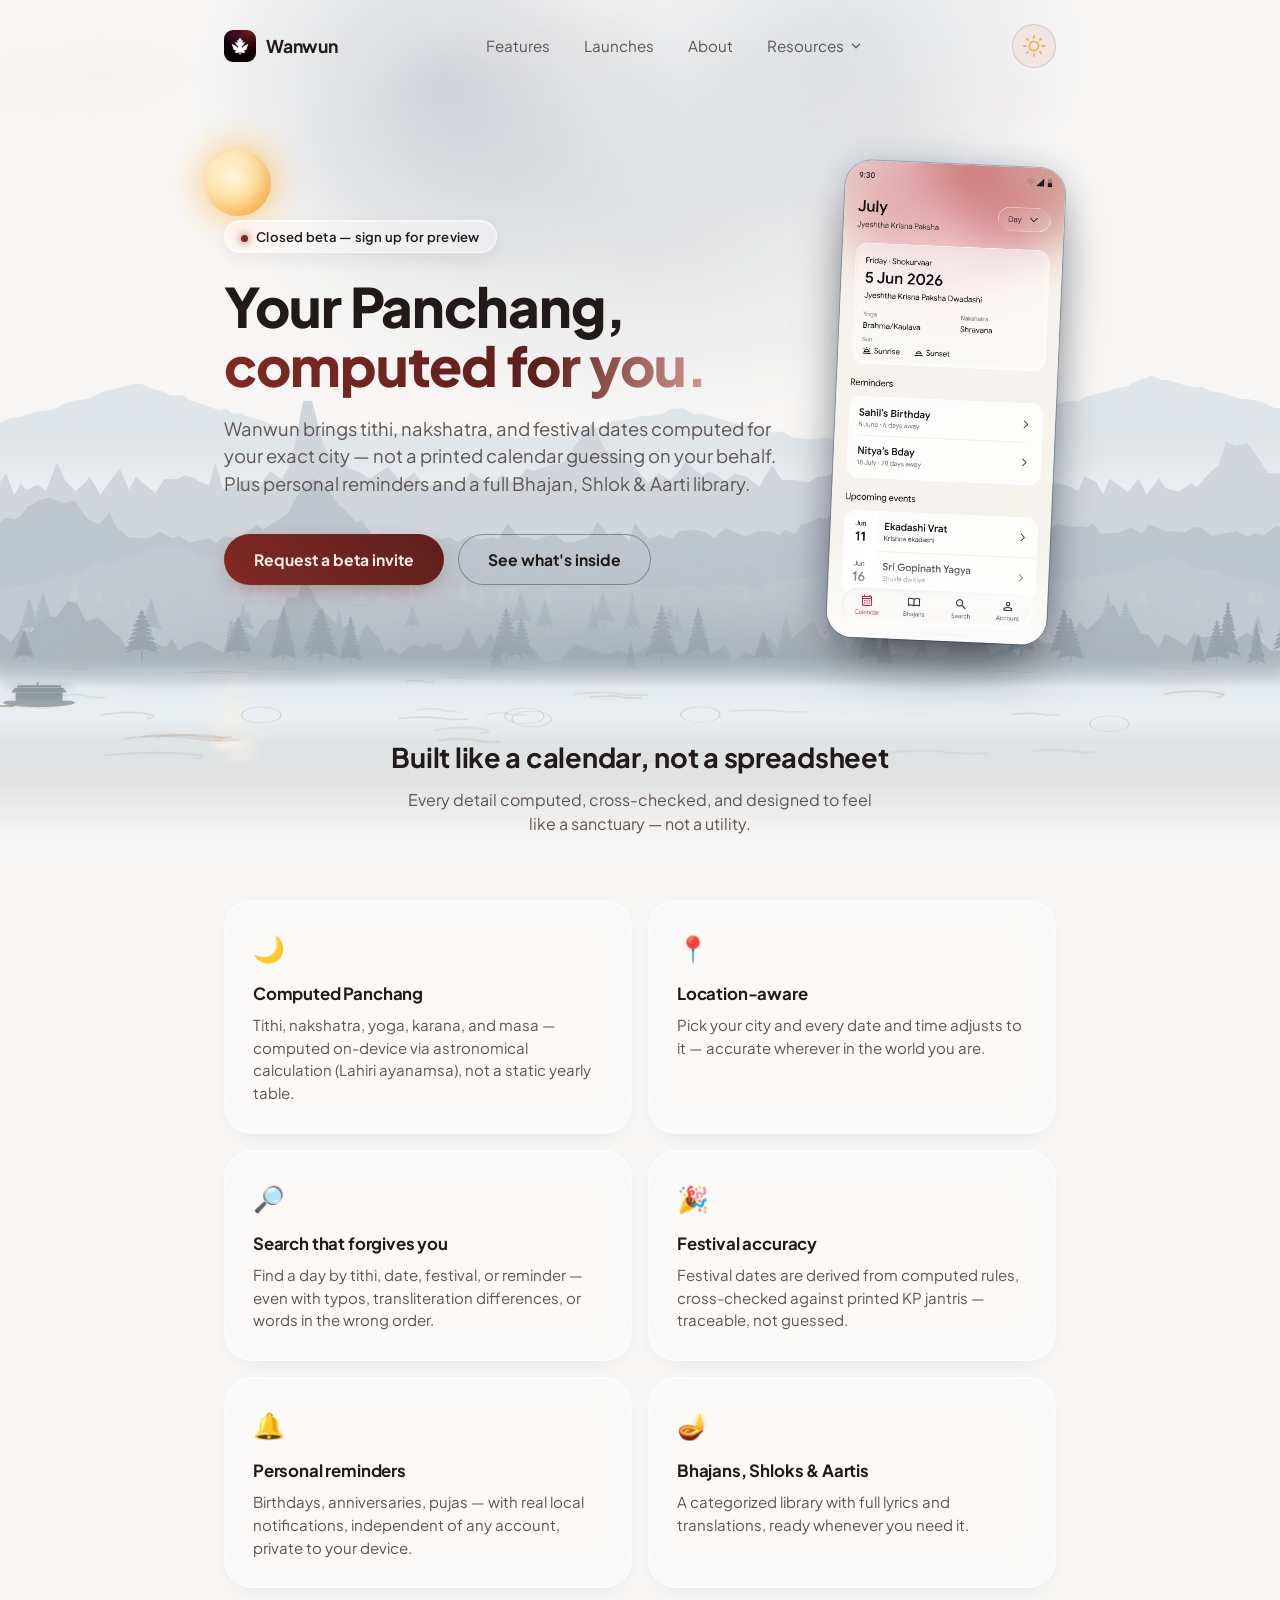
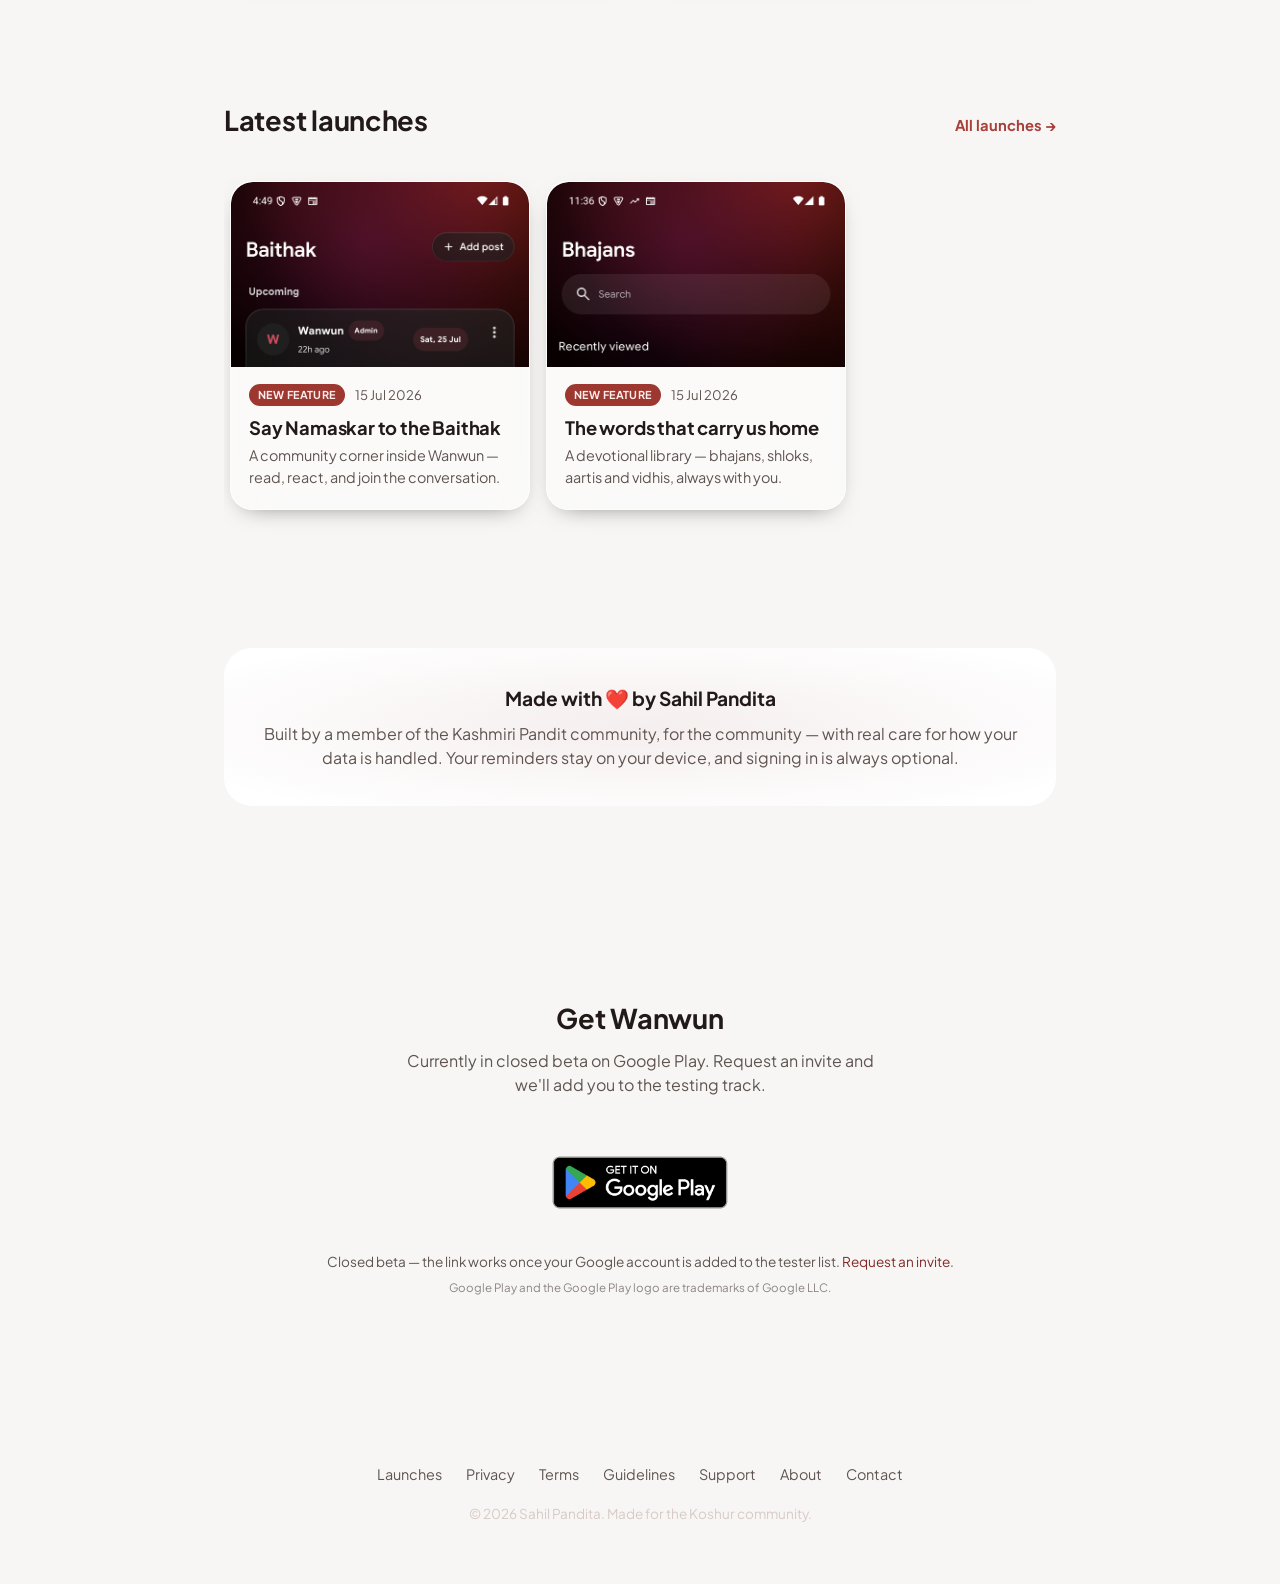
<file: index.html>
<!doctype html>
<html lang="en">
<head>
<meta charset="utf-8">
<script>(function(){var t=localStorage.getItem("wanwun-theme")||(window.matchMedia("(prefers-color-scheme: light)").matches?"light":"dark");if(t==="light")document.documentElement.setAttribute("data-theme","light");})();</script>
<meta name="viewport" content="width=device-width, initial-scale=1">
<title>Wanwun — Kashmiri Panchang, computed for you</title>
<meta name="description" content="A native Android Panchang calendar for the Kashmiri Pandit community — computed, location-aware tithi and festival dates, personal reminders, and a Bhajan/Shlok/Aarti library.">

<meta property="og:type" content="website">
<meta property="og:title" content="Wanwun — Kashmiri Panchang, computed for you">
<meta property="og:description" content="A computed, location-aware Panchang calendar for the Kashmiri Pandit community. Festival stories, personal reminders, and a Bhajan library.">
<meta property="og:image" content="https://sahilpandita.github.io/wanwun-site/assets/icon.png">
<meta name="twitter:card" content="summary">

<link rel="icon" href="assets/favicon-192.png" type="image/png">
<link rel="apple-touch-icon" href="assets/apple-touch.png">
<link rel="stylesheet" href="https://fonts.googleapis.com/css2?family=Plus+Jakarta+Sans:wght@400;600;700;800&display=swap">
<link rel="stylesheet" href="assets/style.css">
<script src="assets/theme-toggle.js" defer></script>

<script type="application/ld+json">
{
  "@context": "https://schema.org",
  "@type": "SoftwareApplication",
  "name": "Wanwun",
  "operatingSystem": "ANDROID",
  "applicationCategory": "LifestyleApplication",
  "description": "A computed, location-aware Panchang calendar for the Kashmiri Pandit community, with festival stories, personal reminders, and a Bhajan/Shlok/Aarti library.",
  "author": { "@type": "Person", "name": "Sahil Pandita" }
}
</script>
</head>
<body>

<div class="site-backdrop" aria-hidden="true">
  <div class="aurora"></div>
  <div class="sky-body">
    <span class="body-disc"></span>
  </div>
  <svg class="stars" viewBox="0 0 1440 260" preserveAspectRatio="xMidYMin slice" xmlns="http://www.w3.org/2000/svg">
    <g fill="#f6d7d2">
      <circle class="star" cx="90" cy="40" r="1.3"/>
      <circle class="star" cx="200" cy="120" r="1"/>
      <circle class="star" cx="340" cy="60" r="1.6"/>
      <circle class="star" cx="470" cy="150" r="1"/>
      <circle class="star" cx="560" cy="35" r="1.2"/>
      <circle class="star" cx="700" cy="90" r="1.5"/>
      <circle class="star" cx="820" cy="30" r="1"/>
      <circle class="star" cx="930" cy="130" r="1.3"/>
      <circle class="star" cx="1040" cy="55" r="1"/>
      <circle class="star" cx="1150" cy="140" r="1.4"/>
      <circle class="star" cx="1260" cy="45" r="1.1"/>
      <circle class="star" cx="1370" cy="100" r="1.3"/>
    </g>
  </svg>
  <svg class="clouds" viewBox="0 0 1440 300" preserveAspectRatio="xMidYMin slice" xmlns="http://www.w3.org/2000/svg">
    <defs>
      <filter id="cloudSoft" x="-40%" y="-80%" width="180%" height="260%">
        <feGaussianBlur stdDeviation="14"/>
      </filter>
    </defs>
    <g class="cloud cloud-a" fill="#f6d7d2" opacity="0.09" filter="url(#cloudSoft)">
      <ellipse cx="150" cy="86" rx="90" ry="20"/>
      <ellipse cx="215" cy="70" rx="55" ry="16"/>
      <ellipse cx="110" cy="72" rx="45" ry="13"/>
      <ellipse cx="180" cy="58" rx="34" ry="12"/>
    </g>
    <g class="cloud cloud-b" fill="#f6d7d2" opacity="0.07" filter="url(#cloudSoft)">
      <ellipse cx="1000" cy="120" rx="110" ry="22"/>
      <ellipse cx="1080" cy="102" rx="62" ry="17"/>
      <ellipse cx="945" cy="104" rx="52" ry="14"/>
      <ellipse cx="1030" cy="88" rx="36" ry="12"/>
    </g>
    <g class="cloud cloud-c" fill="#f6d7d2" opacity="0.06" filter="url(#cloudSoft)">
      <ellipse cx="620" cy="48" rx="85" ry="16"/>
      <ellipse cx="675" cy="36" rx="46" ry="12"/>
      <ellipse cx="570" cy="38" rx="38" ry="10"/>
    </g>
  </svg>
  <div class="birds" aria-hidden="true">
    <svg class="bird" style="left:-30px; top:36px; width:22px; --fdur:44s; --fdel:-6s; --wdur:0.85s; --fop:0.7" viewBox="0 0 24 12">
      <path class="wl" d="M12,6 Q7,0.5 2,4"/><path class="wr" d="M12,6 Q17,0.5 22,4"/>
    </svg>
    <svg class="bird" style="left:-30px; top:58px; width:16px; --fdur:47s; --fdel:-7.5s; --wdur:0.7s; --fop:0.55" viewBox="0 0 24 12">
      <path class="wl" d="M12,6 Q7,0.5 2,4"/><path class="wr" d="M12,6 Q17,0.5 22,4"/>
    </svg>
    <svg class="bird" style="left:-30px; top:24px; width:14px; --fdur:46s; --fdel:-8.5s; --wdur:0.75s; --fop:0.5" viewBox="0 0 24 12">
      <path class="wl" d="M12,6 Q7,0.5 2,4"/><path class="wr" d="M12,6 Q17,0.5 22,4"/>
    </svg>
    <svg class="bird" style="left:-30px; top:96px; width:18px; --fdur:58s; --fdel:-34s; --wdur:0.95s; --fop:0.6" viewBox="0 0 24 12">
      <path class="wl" d="M12,6 Q7,0.5 2,4"/><path class="wr" d="M12,6 Q17,0.5 22,4"/>
    </svg>
    <svg class="bird" style="left:-30px; top:130px; width:12px; --fdur:63s; --fdel:-52s; --wdur:0.65s; --fop:0.45" viewBox="0 0 24 12">
      <path class="wl" d="M12,6 Q7,0.5 2,4"/><path class="wr" d="M12,6 Q17,0.5 22,4"/>
    </svg>
  </div>
  <svg class="mountains" viewBox="0 0 1440 400" preserveAspectRatio="none" xmlns="http://www.w3.org/2000/svg">
    <defs>
      <filter id="fogBlur" x="-30%" y="-120%" width="160%" height="340%"><feGaussianBlur stdDeviation="14"/></filter>
      <symbol id="firA" viewBox="0 0 100 118" overflow="visible"><path d="M50.0,4.0 L51.2,9.0 L51.9,10.7 L53.8,12.7 L52.1,16.6 L53.7,17.3 L57.2,21.2 L52.9,24.4 L55.9,25.9 L60.7,29.8 L53.3,31.7 L61.0,32.6 L63.3,38.1 L54.0,39.4 L59.7,40.8 L64.0,46.0 L53.9,48.5 L62.5,49.1 L67.6,54.6 L54.8,56.2 L63.7,56.3 L69.3,62.7 L56.6,63.2 L65.4,63.8 L70.6,70.7 L58.8,71.8 L68.9,72.8 L77.1,80.0 L59.4,78.9 L71.5,80.3 L78.2,88.0 L58.2,85.7 L71.6,87.6 L78.3,95.7 L57.2,94.6 L74.1,95.1 L82.0,104.3 L59.0,101.4 L73.4,102.7 L81.7,111.9 L60.2,104.0 L39.8,104.0 L18.3,111.9 L26.6,102.7 L41.0,101.4 L18.0,104.3 L25.9,95.1 L42.8,94.6 L21.7,95.7 L28.4,87.6 L41.8,85.7 L21.8,88.0 L28.5,80.3 L40.6,78.9 L22.9,80.0 L31.1,72.8 L41.2,71.8 L29.4,70.7 L34.6,63.8 L43.4,63.2 L30.7,62.7 L36.3,56.3 L45.2,56.2 L32.4,54.6 L37.5,49.1 L46.1,48.5 L36.0,46.0 L40.3,40.8 L46.0,39.4 L36.7,38.1 L39.0,32.6 L46.7,31.7 L39.3,29.8 L44.1,25.9 L47.1,24.4 L42.8,21.2 L46.3,17.3 L47.9,16.6 L46.2,12.7 L48.1,10.7 L48.8,9.0 L50.0,4.0 Z M48.2,101 L48.2,118 L51.8,118 L51.8,101 Z"/></symbol><symbol id="firB" viewBox="0 0 100 118" overflow="visible"><path d="M50.0,4.0 L51.3,9.9 L52.6,11.8 L55.4,13.9 L52.2,18.9 L55.5,20.3 L59.5,23.5 L52.9,27.9 L60.0,28.4 L62.6,32.8 L54.8,35.4 L62.0,37.7 L66.4,42.4 L55.1,44.3 L65.6,45.9 L72.5,52.4 L55.8,53.1 L65.2,55.5 L72.4,61.1 L57.4,62.5 L68.9,63.2 L78.0,71.0 L58.7,71.5 L70.2,73.0 L78.9,79.9 L58.5,79.4 L74.6,81.0 L83.3,89.5 L60.5,87.9 L77.4,89.8 L87.1,99.1 L60.1,97.7 L81.8,98.3 L93.1,109.0 L62.0,100.0 L38.0,100.0 L6.9,109.0 L18.2,98.3 L39.9,97.7 L12.9,99.1 L22.6,89.8 L39.5,87.9 L16.7,89.5 L25.4,81.0 L41.5,79.4 L21.1,79.9 L29.8,73.0 L41.3,71.5 L22.0,71.0 L31.1,63.2 L42.6,62.5 L27.6,61.1 L34.8,55.5 L44.2,53.1 L27.5,52.4 L34.4,45.9 L44.9,44.3 L33.6,42.4 L38.0,37.7 L45.2,35.4 L37.4,32.8 L40.0,28.4 L47.1,27.9 L40.5,23.5 L44.5,20.3 L47.8,18.9 L44.6,13.9 L47.4,11.8 L48.7,9.9 L50.0,4.0 Z M48.2,97 L48.2,118 L51.8,118 L51.8,97 Z"/></symbol><symbol id="firC" viewBox="0 0 100 118" overflow="visible"><path d="M50.0,4.0 L51.5,10.5 L53.8,11.0 L56.6,14.0 L53.9,18.4 L59.3,20.1 L62.0,23.8 L54.3,28.6 L61.2,28.9 L67.1,33.5 L57.4,36.0 L67.5,37.6 L73.2,43.4 L57.4,44.9 L68.9,47.7 L74.9,52.5 L58.1,53.9 L70.0,55.2 L77.7,61.8 L57.8,62.1 L75.3,64.7 L83.8,71.7 L62.0,71.7 L77.3,74.0 L86.5,81.0 L61.3,80.4 L79.9,81.6 L91.8,90.7 L63.9,90.5 L80.4,91.2 L93.9,99.9 L63.8,92.0 L36.2,92.0 L6.1,99.9 L19.6,91.2 L36.1,90.5 L8.2,90.7 L20.1,81.6 L38.7,80.4 L13.5,81.0 L22.7,74.0 L38.0,71.7 L16.2,71.7 L24.7,64.7 L42.2,62.1 L22.3,61.8 L30.0,55.2 L41.9,53.9 L25.1,52.5 L31.1,47.7 L42.6,44.9 L26.8,43.4 L32.5,37.6 L42.6,36.0 L32.9,33.5 L38.8,28.9 L45.7,28.6 L38.0,23.8 L40.7,20.1 L46.1,18.4 L43.4,14.0 L46.2,11.0 L48.5,10.5 L50.0,4.0 Z M48.2,89 L48.2,118 L51.8,118 L51.8,89 Z"/></symbol><symbol id="firD" viewBox="0 0 100 118" overflow="visible"><path d="M50.0,4.0 L50.8,9.7 L53.7,8.8 L53.2,11.9 L51.9,16.9 L54.3,17.4 L55.7,19.7 L51.9,22.8 L55.0,24.8 L57.3,27.2 L52.3,31.0 L56.8,32.4 L59.4,34.9 L53.8,37.5 L59.8,37.3 L62.3,42.7 L54.1,44.0 L59.4,44.3 L63.5,50.1 L53.7,51.9 L62.2,51.7 L65.2,57.7 L56.2,59.3 L63.2,59.5 L69.0,65.8 L54.8,64.8 L61.3,66.9 L67.8,72.5 L55.7,71.9 L63.1,72.4 L69.8,80.1 L56.1,80.6 L63.7,80.7 L71.3,87.6 L57.2,87.0 L69.7,86.7 L76.6,96.1 L56.4,93.7 L71.1,93.7 L76.8,103.2 L58.3,101.6 L69.5,103.2 L78.3,110.7 L57.6,107.6 L75.1,108.3 L82.4,118.9 L59.0,110.0 L41.0,110.0 L17.6,118.9 L24.9,108.3 L42.4,107.6 L21.7,110.7 L30.5,103.2 L41.7,101.6 L23.2,103.2 L28.9,93.7 L43.6,93.7 L23.4,96.1 L30.3,86.7 L42.8,87.0 L28.7,87.6 L36.3,80.7 L43.9,80.6 L30.2,80.1 L36.9,72.4 L44.3,71.9 L32.2,72.5 L38.7,66.9 L45.2,64.8 L31.0,65.8 L36.8,59.5 L43.8,59.3 L34.8,57.7 L37.8,51.7 L46.3,51.9 L36.5,50.1 L40.6,44.3 L45.9,44.0 L37.7,42.7 L40.2,37.3 L46.2,37.5 L40.6,34.9 L43.2,32.4 L47.7,31.0 L42.7,27.2 L45.0,24.8 L48.1,22.8 L44.3,19.7 L45.7,17.4 L48.1,16.9 L46.8,11.9 L46.3,8.8 L49.2,9.7 L50.0,4.0 Z M48.2,107 L48.2,118 L51.8,118 L51.8,107 Z"/></symbol>
    </defs>
    <path class="ridge r1" d="M0,400 L0,136.2 L0,136.2 L10,132.0 L22,130.4 L35,127.0 L48,124.6 L60,123.3 L73,117.7 L85,114.6 L95,113.7 L105,110.9 L112,107.8 L120,105.1 L127,104.2 L140,101.2 L149,99.1 L159,99.1 L173,104.1 L181,105.5 L192,109.9 L207,110.0 L213,114.6 L228,118.3 L239,121.8 L248,124.0 L255,122.4 L263,127.8 L271,126.5 L279,130.2 L287,131.9 L297,134.2 L310,139.8 L320,141.6 L332,141.4 L341,143.8 L352,144.3 L364,142.6 L378,142.6 L384,144.0 L392,144.2 L402,145.1 L412,145.6 L426,143.6 L433,144.8 L440,146.0 L452,145.7 L463,145.0 L470,147.5 L480,147.4 L492,145.8 L501,146.1 L510,146.7 L523,147.4 L531,146.8 L539,146.9 L550,146.6 L557,148.6 L571,147.7 L579,150.8 L585,150.3 L595,147.8 L601,150.3 L614,148.5 L628,147.4 L643,145.8 L649,143.5 L661,140.7 L672,139.9 L684,137.1 L691,133.8 L699,133.7 L711,132.0 L720,129.5 L733,129.4 L747,127.0 L754,123.2 L768,122.0 L780,127.4 L788,127.6 L797,129.4 L808,131.6 L817,134.4 L825,136.5 L839,138.2 L849,140.4 L864,143.4 L871,145.4 L880,144.1 L890,149.5 L902,150.6 L910,151.7 L921,151.4 L928,149.5 L935,151.7 L947,152.0 L958,149.6 L972,149.6 L983,150.5 L991,152.0 L1005,150.2 L1012,150.5 L1024,147.9 L1039,147.6 L1045,147.3 L1058,150.5 L1069,147.5 L1083,147.5 L1091,145.9 L1098,144.5 L1106,139.4 L1113,141.2 L1126,136.9 L1138,134.2 L1145,132.3 L1156,128.3 L1166,127.1 L1175,124.1 L1188,118.7 L1201,115.1 L1213,115.5 L1222,111.1 L1233,108.5 L1248,105.8 L1256,102.9 L1268,101.1 L1276,97.5 L1283,95.5 L1296,90.6 L1306,95.0 L1313,95.2 L1319,96.7 L1332,100.0 L1343,102.0 L1353,101.8 L1362,106.3 L1375,107.5 L1385,110.2 L1394,113.1 L1407,113.8 L1421,116.4 L1434,122.0 L1440,122.0 L1440,400 Z"/>
    <g class="fogwrap" filter="url(#fogBlur)"><rect class="fog f1" x="-40" y="168" width="1520" height="76"/><rect class="fog f2" x="-40" y="214" width="1520" height="76"/></g>
    <path class="ridge r2" d="M0,400 L0,192.4 L0,192.4 L7,183.9 L16,205.1 L23,193.5 L30,199.9 L42,194.8 L52,200.3 L64,173.6 L74,191.8 L85,201.3 L94,194.5 L101,187.4 L113,204.8 L124,191.1 L135,179.7 L145,199.8 L153,187.2 L162,194.4 L175,202.6 L185,189.3 L200,189.6 L208,186.0 L218,188.6 L226,192.7 L235,195.7 L242,174.2 L251,199.2 L264,195.8 L271,191.1 L284,190.1 L290,198.7 L304,182.1 L317,189.9 L324,179.4 L331,160.7 L341,115.2 L351,115.1 L364,157.7 L373,168.3 L381,164.6 L393,179.9 L403,182.3 L416,189.3 L424,184.2 L437,178.1 L451,192.9 L466,183.2 L477,196.5 L491,194.0 L503,195.7 L511,193.5 L521,195.4 L529,183.2 L543,190.1 L556,192.4 L565,185.2 L576,192.5 L582,190.6 L592,179.3 L600,181.6 L611,178.7 L621,175.9 L634,173.6 L647,157.4 L656,148.5 L666,136.5 L681,162.3 L688,164.8 L695,168.5 L709,173.3 L723,187.1 L729,193.2 L741,184.0 L754,190.6 L763,183.0 L772,172.5 L781,180.8 L791,185.8 L798,182.2 L805,185.2 L816,191.7 L827,184.6 L840,187.5 L854,197.2 L862,185.3 L869,176.6 L880,190.8 L895,190.5 L909,192.9 L920,187.3 L930,186.6 L941,183.5 L951,197.7 L966,180.5 L976,182.4 L988,160.0 L994,157.0 L1004,164.3 L1011,164.5 L1022,173.1 L1032,188.6 L1039,185.3 L1051,201.4 L1065,196.3 L1073,189.1 L1082,191.8 L1091,188.9 L1104,201.6 L1110,190.0 L1119,196.1 L1131,200.4 L1144,197.1 L1157,192.1 L1167,198.4 L1179,193.4 L1192,194.0 L1202,196.2 L1213,200.6 L1220,187.3 L1233,192.1 L1241,204.2 L1248,189.0 L1256,194.1 L1269,201.9 L1281,188.9 L1290,204.2 L1304,188.9 L1311,198.1 L1326,201.4 L1340,193.9 L1347,196.8 L1359,185.1 L1371,176.1 L1379,154.2 L1391,158.0 L1403,155.0 L1415,169.0 L1427,184.0 L1440,184.0 L1440,400 Z"/>
    <path class="ridge r3" d="M0,400 L0,230.8 L0,230.8 L7,226.5 L17,227.9 L23,225.1 L31,216.1 L46,209.0 L57,207.5 L70,212.2 L84,209.9 L98,227.1 L111,232.8 L123,221.5 L132,236.0 L145,245.0 L160,246.0 L168,245.2 L180,240.3 L194,245.7 L201,243.9 L213,250.1 L223,248.4 L236,246.3 L243,250.6 L251,244.3 L264,245.9 L277,241.3 L289,233.1 L296,237.9 L311,229.6 L324,222.6 L330,211.8 L337,202.2 L351,189.7 L359,191.0 L368,199.1 L380,213.3 L390,220.9 L400,230.0 L407,228.7 L420,243.9 L431,240.9 L438,245.7 L447,246.1 L460,248.4 L473,250.3 L479,249.0 L487,244.9 L497,246.8 L506,244.7 L515,249.6 L528,243.2 L540,247.2 L554,244.9 L561,246.9 L571,231.4 L584,244.7 L595,245.6 L603,247.4 L614,244.4 L625,242.8 L636,250.1 L647,249.1 L656,247.0 L664,244.2 L672,229.5 L684,242.8 L698,239.9 L708,249.0 L714,231.1 L725,243.0 L731,246.4 L742,242.9 L756,246.0 L765,239.2 L779,237.7 L793,239.9 L803,245.9 L816,236.5 L826,239.8 L839,244.6 L853,239.4 L866,239.3 L877,243.2 L884,237.9 L894,242.1 L902,232.9 L914,229.6 L922,225.6 L930,227.3 L943,216.0 L953,208.7 L966,205.4 L975,207.5 L982,210.4 L995,217.0 L1003,222.0 L1016,229.6 L1028,232.5 L1038,235.9 L1049,238.8 L1058,232.0 L1065,240.9 L1076,239.3 L1083,235.7 L1093,232.4 L1102,234.9 L1116,234.4 L1128,232.9 L1142,232.6 L1154,237.0 L1168,239.0 L1182,237.5 L1189,232.2 L1203,234.8 L1210,235.5 L1216,234.5 L1223,235.6 L1230,232.0 L1238,241.5 L1250,240.9 L1258,240.7 L1272,235.8 L1285,241.3 L1293,232.7 L1308,238.6 L1320,239.6 L1334,240.0 L1343,235.2 L1352,236.2 L1364,243.7 L1375,241.5 L1385,240.3 L1391,239.4 L1404,244.6 L1411,241.3 L1423,243.4 L1434,234.7 L1440,234.7 L1440,400 Z"/>
    <path class="ridge r4" d="M0,400 L0,298.2 L0,298.2 L13,292.2 L27,290.6 L40,289.3 L51,287.0 L63,281.1 L70,280.0 L80,282.4 L91,279.0 L98,275.6 L106,270.8 L116,268.7 L124,270.4 L131,268.8 L140,261.9 L147,263.1 L157,261.4 L167,257.6 L179,252.3 L187,255.4 L193,252.6 L204,254.3 L219,260.0 L230,265.6 L239,263.0 L249,265.6 L255,267.3 L267,269.5 L276,271.2 L283,272.4 L297,275.7 L308,281.9 L321,281.2 L333,286.9 L343,288.3 L353,290.8 L366,289.3 L377,291.0 L387,293.3 L394,293.5 L401,295.0 L412,296.3 L421,296.0 L428,294.9 L440,294.1 L448,296.9 L458,298.4 L469,292.8 L477,295.2 L491,292.4 L505,294.9 L519,293.9 L533,296.0 L539,295.7 L547,293.1 L553,293.4 L563,293.7 L578,291.7 L590,290.0 L598,295.9 L612,294.9 L622,291.7 L628,290.4 L641,293.6 L652,294.3 L666,289.6 L677,293.9 L690,294.9 L697,289.2 L708,291.3 L715,290.3 L723,294.2 L730,294.2 L736,293.1 L748,293.7 L756,293.5 L768,290.2 L781,291.5 L791,293.8 L801,294.4 L809,293.3 L823,291.3 L833,290.7 L846,292.8 L855,295.8 L868,287.8 L875,287.0 L889,285.0 L899,284.4 L908,283.7 L917,281.3 L927,274.1 L941,271.6 L955,268.0 L963,267.6 L970,268.2 L982,264.9 L996,261.8 L1007,255.1 L1020,252.9 L1027,253.9 L1041,247.0 L1047,252.0 L1062,253.8 L1072,258.6 L1084,265.9 L1098,266.4 L1108,273.3 L1120,271.3 L1126,273.2 L1134,275.9 L1147,283.7 L1157,280.4 L1167,282.3 L1178,286.9 L1192,283.1 L1203,286.9 L1211,284.8 L1226,283.0 L1238,281.2 L1246,279.7 L1259,279.7 L1273,276.2 L1287,271.1 L1301,266.9 L1310,267.7 L1321,264.7 L1335,269.4 L1346,275.3 L1361,275.9 L1369,275.6 L1376,282.1 L1386,280.3 L1396,285.7 L1405,284.4 L1415,287.7 L1425,289.4 L1433,293.0 L1440,293.0 L1440,400 Z"/>
    <path class="ridge r5" d="M0,400 L0,336.0 L0,336.0 L12,344.9 L23,332.3 L35,335.5 L50,320.2 L64,321.0 L76,306.0 L86,307.4 L97,325.4 L110,321.1 L118,327.1 L125,334.1 L134,339.0 L143,351.1 L154,338.3 L162,342.1 L173,345.4 L187,349.5 L193,341.3 L201,352.7 L210,347.7 L224,344.3 L233,346.3 L244,352.6 L252,354.5 L259,324.0 L272,332.8 L287,341.0 L300,323.8 L313,323.0 L324,302.0 L334,303.0 L343,281.1 L357,308.5 L369,319.4 L382,331.3 L392,329.8 L399,350.0 L412,327.5 L427,342.2 L433,354.6 L440,349.7 L449,357.0 L457,351.3 L464,347.4 L476,350.0 L483,346.3 L495,346.7 L501,354.1 L515,349.7 L527,330.1 L539,352.2 L552,336.3 L562,352.6 L574,351.4 L583,360.2 L591,352.9 L599,349.5 L609,360.7 L615,363.4 L630,362.3 L638,354.5 L647,347.0 L662,350.9 L672,353.9 L687,356.5 L695,351.9 L706,356.4 L712,357.2 L726,349.6 L733,350.2 L745,334.5 L753,357.7 L763,357.5 L777,350.7 L785,354.1 L794,352.7 L801,355.2 L816,348.2 L824,363.7 L838,353.5 L851,359.2 L866,340.0 L875,352.6 L882,326.1 L891,341.5 L899,334.9 L909,328.0 L916,325.7 L922,338.2 L930,344.7 L940,321.2 L954,352.9 L965,337.7 L980,359.1 L994,348.2 L1001,358.3 L1010,355.2 L1025,359.3 L1038,344.4 L1047,359.9 L1061,357.4 L1074,344.4 L1087,346.1 L1098,347.3 L1106,342.0 L1115,356.9 L1123,352.7 L1138,350.4 L1145,358.0 L1160,333.7 L1172,345.4 L1183,346.4 L1191,334.6 L1202,349.8 L1214,325.1 L1223,333.4 L1235,323.9 L1245,316.5 L1252,308.7 L1264,327.7 L1273,319.5 L1283,336.2 L1293,338.8 L1303,350.4 L1311,337.1 L1323,342.4 L1335,348.2 L1343,336.5 L1353,340.2 L1365,339.2 L1375,340.0 L1382,349.0 L1389,343.1 L1403,335.6 L1417,343.4 L1429,352.9 L1440,352.9 L1440,400 Z"/>
    <g class="tband t-back"><use href="#firA" x="74" y="279" width="20" height="36"/><use href="#firA" x="104" y="287" width="14" height="26"/><use href="#firC" x="138" y="297" width="11" height="20"/><use href="#firB" x="256" y="278" width="21" height="38"/><use href="#firC" x="262" y="293" width="12" height="21"/><use href="#firC" x="278" y="281" width="20" height="36"/><use href="#firB" x="286" y="290" width="16" height="29"/><use href="#firC" x="288" y="279" width="20" height="36"/><use href="#firA" x="298" y="276" width="20" height="37"/><use href="#firC" x="399" y="288" width="16" height="30"/><use href="#firD" x="421" y="279" width="19" height="35"/><use href="#firD" x="453" y="280" width="19" height="34"/><use href="#firB" x="512" y="278" width="20" height="37"/><use href="#firD" x="531" y="282" width="21" height="38"/><use href="#firA" x="554" y="282" width="20" height="37"/><use href="#firC" x="570" y="287" width="15" height="27"/><use href="#firC" x="571" y="286" width="16" height="28"/><use href="#firC" x="600" y="298" width="12" height="22"/><use href="#firC" x="609" y="288" width="16" height="28"/><use href="#firC" x="665" y="291" width="13" height="24"/><use href="#firB" x="673" y="297" width="11" height="20"/><use href="#firD" x="831" y="282" width="17" height="32"/><use href="#firC" x="917" y="291" width="13" height="24"/><use href="#firB" x="954" y="287" width="16" height="30"/><use href="#firC" x="958" y="294" width="11" height="20"/><use href="#firC" x="961" y="287" width="18" height="32"/><use href="#firD" x="978" y="287" width="17" height="31"/><use href="#firA" x="998" y="294" width="13" height="24"/><use href="#firB" x="1112" y="289" width="14" height="26"/><use href="#firD" x="1189" y="279" width="20" height="35"/><use href="#firC" x="1278" y="288" width="16" height="29"/><use href="#firB" x="1341" y="295" width="12" height="22"/><use href="#firC" x="1402" y="290" width="14" height="25"/><use href="#firC" x="1411" y="292" width="13" height="24"/></g><g class="tband t-mid"><use href="#firB" x="18" y="292" width="30" height="54"/><use href="#firA" x="23" y="300" width="22" height="41"/><use href="#firB" x="33" y="286" width="31" height="56"/><use href="#firB" x="155" y="291" width="30" height="55"/><use href="#firB" x="262" y="300" width="23" height="42"/><use href="#firC" x="269" y="308" width="19" height="35"/><use href="#firD" x="332" y="285" width="32" height="58"/><use href="#firC" x="342" y="294" width="28" height="52"/><use href="#firD" x="370" y="305" width="23" height="41"/><use href="#firC" x="453" y="302" width="22" height="40"/><use href="#firC" x="571" y="287" width="30" height="55"/><use href="#firB" x="600" y="295" width="26" height="46"/><use href="#firD" x="655" y="297" width="25" height="46"/><use href="#firC" x="663" y="286" width="31" height="56"/><use href="#firD" x="696" y="286" width="31" height="57"/><use href="#firB" x="741" y="300" width="25" height="46"/><use href="#firD" x="752" y="308" width="19" height="34"/><use href="#firA" x="875" y="311" width="19" height="35"/><use href="#firD" x="922" y="302" width="24" height="43"/><use href="#firA" x="969" y="298" width="24" height="44"/><use href="#firB" x="1015" y="299" width="26" height="48"/><use href="#firA" x="1026" y="297" width="24" height="44"/><use href="#firB" x="1098" y="301" width="25" height="45"/><use href="#firA" x="1229" y="309" width="20" height="36"/><use href="#firA" x="1231" y="287" width="31" height="56"/><use href="#firD" x="1243" y="303" width="24" height="44"/><use href="#firB" x="1251" y="294" width="30" height="54"/><use href="#firB" x="1406" y="312" width="18" height="32"/></g><g class="tband t-front"><use href="#firC" x="13" y="323" width="28" height="51"/><use href="#firC" x="137" y="296" width="45" height="82"/><use href="#firC" x="249" y="306" width="38" height="69"/><use href="#firA" x="295" y="293" width="48" height="86"/><use href="#firC" x="337" y="295" width="46" height="83"/><use href="#firB" x="340" y="296" width="45" height="82"/><use href="#firA" x="374" y="304" width="41" height="75"/><use href="#firD" x="545" y="328" width="29" height="52"/><use href="#firB" x="546" y="293" width="47" height="86"/><use href="#firB" x="568" y="307" width="37" height="67"/><use href="#firD" x="697" y="334" width="25" height="46"/><use href="#firB" x="720" y="291" width="49" height="89"/><use href="#firA" x="764" y="295" width="43" height="78"/><use href="#firC" x="845" y="324" width="28" height="50"/><use href="#firA" x="958" y="303" width="41" height="74"/><use href="#firA" x="980" y="322" width="31" height="56"/><use href="#firA" x="1124" y="283" width="50" height="91"/><use href="#firB" x="1176" y="297" width="42" height="76"/><use href="#firB" x="1185" y="306" width="39" height="72"/><use href="#firA" x="1335" y="328" width="26" height="47"/><use href="#firB" x="1350" y="309" width="38" height="69"/><use href="#firD" x="1358" y="288" width="47" height="86"/><use href="#firD" x="1396" y="313" width="35" height="64"/><use href="#firC" x="1428" y="290" width="47" height="86"/></g>
  </svg>
  <div class="ground-mound gm-back"></div>
  <div class="ground-mound gm-mid"></div>
  <div class="ground-mound gm-front"></div>
  <div class="river">
    <svg class="water-mirror" viewBox="0 0 1440 400" preserveAspectRatio="none" xmlns="http://www.w3.org/2000/svg">
      <g transform="translate(0,400) scale(1,-1)">
        <path class="mref" d="M0,400 L0,298.2 L0,298.2 L13,292.2 L27,290.6 L40,289.3 L51,287.0 L63,281.1 L70,280.0 L80,282.4 L91,279.0 L98,275.6 L106,270.8 L116,268.7 L124,270.4 L131,268.8 L140,261.9 L147,263.1 L157,261.4 L167,257.6 L179,252.3 L187,255.4 L193,252.6 L204,254.3 L219,260.0 L230,265.6 L239,263.0 L249,265.6 L255,267.3 L267,269.5 L276,271.2 L283,272.4 L297,275.7 L308,281.9 L321,281.2 L333,286.9 L343,288.3 L353,290.8 L366,289.3 L377,291.0 L387,293.3 L394,293.5 L401,295.0 L412,296.3 L421,296.0 L428,294.9 L440,294.1 L448,296.9 L458,298.4 L469,292.8 L477,295.2 L491,292.4 L505,294.9 L519,293.9 L533,296.0 L539,295.7 L547,293.1 L553,293.4 L563,293.7 L578,291.7 L590,290.0 L598,295.9 L612,294.9 L622,291.7 L628,290.4 L641,293.6 L652,294.3 L666,289.6 L677,293.9 L690,294.9 L697,289.2 L708,291.3 L715,290.3 L723,294.2 L730,294.2 L736,293.1 L748,293.7 L756,293.5 L768,290.2 L781,291.5 L791,293.8 L801,294.4 L809,293.3 L823,291.3 L833,290.7 L846,292.8 L855,295.8 L868,287.8 L875,287.0 L889,285.0 L899,284.4 L908,283.7 L917,281.3 L927,274.1 L941,271.6 L955,268.0 L963,267.6 L970,268.2 L982,264.9 L996,261.8 L1007,255.1 L1020,252.9 L1027,253.9 L1041,247.0 L1047,252.0 L1062,253.8 L1072,258.6 L1084,265.9 L1098,266.4 L1108,273.3 L1120,271.3 L1126,273.2 L1134,275.9 L1147,283.7 L1157,280.4 L1167,282.3 L1178,286.9 L1192,283.1 L1203,286.9 L1211,284.8 L1226,283.0 L1238,281.2 L1246,279.7 L1259,279.7 L1273,276.2 L1287,271.1 L1301,266.9 L1310,267.7 L1321,264.7 L1335,269.4 L1346,275.3 L1361,275.9 L1369,275.6 L1376,282.1 L1386,280.3 L1396,285.7 L1405,284.4 L1415,287.7 L1425,289.4 L1433,293.0 L1440,293.0 L1440,400 Z"/>
        <path class="mref" d="M0,400 L0,336.0 L0,336.0 L12,344.9 L23,332.3 L35,335.5 L50,320.2 L64,321.0 L76,306.0 L86,307.4 L97,325.4 L110,321.1 L118,327.1 L125,334.1 L134,339.0 L143,351.1 L154,338.3 L162,342.1 L173,345.4 L187,349.5 L193,341.3 L201,352.7 L210,347.7 L224,344.3 L233,346.3 L244,352.6 L252,354.5 L259,324.0 L272,332.8 L287,341.0 L300,323.8 L313,323.0 L324,302.0 L334,303.0 L343,281.1 L357,308.5 L369,319.4 L382,331.3 L392,329.8 L399,350.0 L412,327.5 L427,342.2 L433,354.6 L440,349.7 L449,357.0 L457,351.3 L464,347.4 L476,350.0 L483,346.3 L495,346.7 L501,354.1 L515,349.7 L527,330.1 L539,352.2 L552,336.3 L562,352.6 L574,351.4 L583,360.2 L591,352.9 L599,349.5 L609,360.7 L615,363.4 L630,362.3 L638,354.5 L647,347.0 L662,350.9 L672,353.9 L687,356.5 L695,351.9 L706,356.4 L712,357.2 L726,349.6 L733,350.2 L745,334.5 L753,357.7 L763,357.5 L777,350.7 L785,354.1 L794,352.7 L801,355.2 L816,348.2 L824,363.7 L838,353.5 L851,359.2 L866,340.0 L875,352.6 L882,326.1 L891,341.5 L899,334.9 L909,328.0 L916,325.7 L922,338.2 L930,344.7 L940,321.2 L954,352.9 L965,337.7 L980,359.1 L994,348.2 L1001,358.3 L1010,355.2 L1025,359.3 L1038,344.4 L1047,359.9 L1061,357.4 L1074,344.4 L1087,346.1 L1098,347.3 L1106,342.0 L1115,356.9 L1123,352.7 L1138,350.4 L1145,358.0 L1160,333.7 L1172,345.4 L1183,346.4 L1191,334.6 L1202,349.8 L1214,325.1 L1223,333.4 L1235,323.9 L1245,316.5 L1252,308.7 L1264,327.7 L1273,319.5 L1283,336.2 L1293,338.8 L1303,350.4 L1311,337.1 L1323,342.4 L1335,348.2 L1343,336.5 L1353,340.2 L1365,339.2 L1375,340.0 L1382,349.0 L1389,343.1 L1403,335.6 L1417,343.4 L1429,352.9 L1440,352.9 L1440,400 Z"/>
      </g>
    </svg>
    <svg class="water" viewBox="0 0 1440 104" preserveAspectRatio="none" xmlns="http://www.w3.org/2000/svg">
      <defs>
        <filter id="waterBlur" x="-50%" y="-50%" width="200%" height="200%">
          <feGaussianBlur stdDeviation="3.4"/>
        </filter>
      </defs>
      <g class="reflect" filter="url(#waterBlur)">
        <ellipse class="glint" cx="268" cy="8" rx="7.5" ry="3.3" style="--o:0.21"/>
        <ellipse class="glint" cx="263" cy="8" rx="4.5" ry="3.3" style="--o:0.15"/>
        <ellipse class="glint" cx="255" cy="13" rx="6.5" ry="2.6" style="--o:0.26"/>
        <ellipse class="glint" cx="271" cy="18" rx="5.4" ry="2.7" style="--o:0.24"/>
        <ellipse class="glint" cx="272" cy="18" rx="3.2" ry="2.7" style="--o:0.17"/>
        <ellipse class="glint" cx="268" cy="23" rx="8.4" ry="2.5" style="--o:0.34"/>
        <ellipse class="glint" cx="259" cy="28" rx="8.0" ry="1.7" style="--o:0.28"/>
        <ellipse class="glint" cx="270" cy="33" rx="13.9" ry="2.3" style="--o:0.37"/>
        <ellipse class="glint" cx="265" cy="33" rx="8.3" ry="2.3" style="--o:0.26"/>
        <ellipse class="glint" cx="249" cy="38" rx="12.9" ry="2.2" style="--o:0.42"/>
        <ellipse class="glint" cx="250" cy="38" rx="7.7" ry="2.2" style="--o:0.29"/>
        <ellipse class="glint" cx="267" cy="43" rx="13.4" ry="2.4" style="--o:0.32"/>
        <ellipse class="glint" cx="263" cy="48" rx="13.9" ry="2.8" style="--o:0.5"/>
        <ellipse class="glint" cx="253" cy="53" rx="10.9" ry="1.7" style="--o:0.51"/>
        <ellipse class="glint" cx="249" cy="53" rx="6.5" ry="1.7" style="--o:0.36"/>
        <ellipse class="glint" cx="264" cy="58" rx="11.7" ry="3.2" style="--o:0.67"/>
        <ellipse class="glint" cx="244" cy="63" rx="17.0" ry="2.1" style="--o:0.64"/>
        <ellipse class="glint" cx="255" cy="63" rx="10.2" ry="2.1" style="--o:0.45"/>
        <ellipse class="glint" cx="264" cy="68" rx="21.1" ry="2.0" style="--o:0.72"/>
        <ellipse class="glint" cx="253" cy="68" rx="12.7" ry="2.0" style="--o:0.5"/>
        <ellipse class="glint" cx="286" cy="73" rx="23.6" ry="1.9" style="--o:0.33"/>
        <ellipse class="glint" cx="248" cy="78" rx="18.1" ry="1.9" style="--o:0.32"/>
        <ellipse class="glint" cx="264" cy="83" rx="24.3" ry="3.3" style="--o:0.82"/>
        <ellipse class="glint" cx="252" cy="83" rx="14.6" ry="3.3" style="--o:0.57"/>
        <ellipse class="glint" cx="255" cy="88" rx="19.3" ry="3.4" style="--o:0.43"/>
        <ellipse class="glint" cx="277" cy="93" rx="19.0" ry="2.6" style="--o:0.58"/>
        <ellipse class="glint" cx="264" cy="98" rx="19.1" ry="1.8" style="--o:0.44"/>
        <ellipse class="glint" cx="267" cy="98" rx="11.5" ry="1.8" style="--o:0.31"/>
      </g>
<g class="waves waves-far">
      <path class="wseg" d="M51,12 q19,-1.0 32,0 q10,0.7 19,0.2" style="--wo:0.58;--wd:3.6s"/>
      <path class="wseg" d="M209,16 q22,-1.2 31,0 q10,0.8 19,0.3" style="--wo:0.90;--wd:0.0s"/>
      <path class="wseg" d="M228,15 q19,-1.3 32,0 q10,0.9 19,0.3" style="--wo:0.98;--wd:2.0s"/>
      <path class="wseg" d="M285,12 q23,-1.1 30,0 q10,0.7 18,0.3" style="--wo:0.78;--wd:4.8s"/>
      <path class="wseg" d="M457,24 q13,-2.0 19,0 q6,1.4 12,0.5" style="--wo:0.75;--wd:5.0s"/>
      <path class="wseg" d="M501,21 q13,-1.7 22,0 q7,1.2 14,0.4" style="--wo:0.58;--wd:1.7s"/>
      <path class="wseg" d="M563,12 q15,-1.9 24,0 q8,1.4 14,0.5" style="--wo:0.70;--wd:5.0s"/>
      <path class="wseg" d="M1116,15 q21,-1.4 29,0 q9,1.0 18,0.3" style="--wo:0.84;--wd:4.1s"/>
      <path class="wseg" d="M1309,12 q13,-1.6 21,0 q7,1.1 13,0.4" style="--wo:0.70;--wd:1.6s"/>
    </g>
    <g class="waves waves-mid">
      <path class="wseg" d="M65,38 q24,-3.2 33,0 q11,2.3 20,0.8" style="--wo:0.57;--wd:3.0s"/>
      <path class="wseg curl" d="M114,56 q28,-4.5 50,-1.5 q14,2 8,3.2 q-3.5,2.4 -7,0.6" style="--wo:0.80;--wd:2.7s"/>
      <path class="wseg" d="M449,59 q31,-2.3 48,0 q15,1.6 29,0.6" style="--wo:1.00;--wd:0.8s"/>
      <path class="wseg" d="M469,51 q17,-2.9 28,0 q9,2.1 17,0.7" style="--wo:0.54;--wd:4.1s"/>
      <path class="wseg" d="M548,55 q18,-2.3 27,0 q9,1.6 17,0.6" style="--wo:0.59;--wd:3.3s"/>
      <path class="wseg" d="M646,36 q36,-2.9 51,0 q17,2.0 32,0.7" style="--wo:0.60;--wd:3.8s"/>
      <path class="wseg" d="M664,39 q29,-2.4 36,0 q12,1.6 22,0.6" style="--wo:0.93;--wd:1.6s"/>
      <path class="wseg" d="M821,52 q42,-1.9 55,0 q18,1.3 33,0.5" style="--wo:0.61;--wd:3.8s"/>
      <path class="wseg" d="M1140,55 q22,-1.8 32,0 q10,1.3 20,0.5" style="--wo:0.88;--wd:3.2s"/>
      <path class="wseg curl" d="M1310,36 q31,-4.5 56,-1.5 q16,2 9,3.2 q-3.5,2.4 -7,0.6" style="--wo:0.87;--wd:4.4s"/>
    </g>
    <g class="waves waves-near">
      <path class="wseg curl" d="M118,94 q51,-4.5 92,-1.5 q26,2 15,3.2 q-3.5,2.4 -7,0.6" style="--wo:0.69;--wd:2.7s"/>
      <path class="wseg" d="M141,78 q48,-4.4 79,0 q25,3.1 48,1.1" style="--wo:0.75;--wd:4.4s"/>
      <path class="wseg" d="M161,76 q40,-3.2 61,0 q20,2.2 38,0.8" style="--wo:0.94;--wd:2.7s"/>
      <path class="wseg curl" d="M175,77 q35,-4.5 63,-1.5 q18,2 11,3.2 q-3.5,2.4 -7,0.6" style="--wo:0.72;--wd:2.9s"/>
      <path class="wseg curl" d="M490,70 q28,-4.5 50,-1.5 q14,2 8,3.2 q-3.5,2.4 -7,0.6" style="--wo:0.53;--wd:0.2s"/>
      <path class="wseg" d="M493,80 q29,-3.5 43,0 q14,2.4 26,0.9" style="--wo:0.75;--wd:4.3s"/>
      <path class="wseg" d="M629,98 q56,-3.6 82,0 q27,2.5 51,0.9" style="--wo:0.67;--wd:0.6s"/>
      <path class="wseg" d="M995,91 q55,-3.1 71,0 q23,2.1 44,0.8" style="--wo:0.48;--wd:3.9s"/>
      <path class="wseg" d="M1161,90 q34,-2.3 45,0 q14,1.6 27,0.6" style="--wo:0.51;--wd:1.1s"/>
    </g>
      <g class="ripples">
        <ellipse class="rip" cx="788" cy="62" rx="22" ry="22" style="--d:3.5s;--dur:6.1s"/>
        <ellipse class="rip" cx="598" cy="74" rx="22" ry="22" style="--d:1.8s;--dur:5.5s"/>
        <ellipse class="rip" cx="294" cy="63" rx="22" ry="22" style="--d:3.9s;--dur:6.7s"/>
        <ellipse class="rip" cx="1248" cy="87" rx="22" ry="22" style="--d:0.5s;--dur:6.3s"/>
        <ellipse class="rip" cx="590" cy="66" rx="22" ry="22" style="--d:1.7s;--dur:5.7s"/>
      </g>
    </svg>
    <div class="boat">
      <svg class="boat-svg" viewBox="0 0 120 46" xmlns="http://www.w3.org/2000/svg">
        <path d="M4,32 C14,41 106,41 116,32 L111,29 L9,29 Z"/>
        <rect x="24" y="16" width="72" height="13"/>
        <path d="M17,16 L103,16 L97,9 L23,9 Z"/>
        <rect x="26" y="5" width="68" height="3.5" rx="1.4"/>
        <rect x="57" y="0" width="2" height="6"/>
      </svg>
      <span class="boat-wake"></span>
      <span class="boat-lamp"></span>
      <span class="boat-lamp-reflect"></span>
      <svg class="boat-mirror" viewBox="0 0 120 46" xmlns="http://www.w3.org/2000/svg">
        <path d="M4,32 C14,41 106,41 116,32 L111,29 L9,29 Z"/>
        <rect x="24" y="16" width="72" height="13"/>
        <path d="M17,16 L103,16 L97,9 L23,9 Z"/>
      </svg>
    </div>
  </div>
</div>

<header class="site-nav">
  <div class="wrap">
    <a class="brand" href="index.html"><img src="assets/favicon-192.png" alt=""> Wanwun</a>
    <nav class="links">
      <a href="#features">Features</a>
      <a href="launches/">Launches</a>
      <a href="about.html">About</a>
      <div class="nav-dd">
        <button class="nav-dd-toggle" type="button" aria-expanded="false" aria-haspopup="true">Resources
          <svg class="dd-chev" viewBox="0 0 24 24" fill="none" stroke="currentColor" stroke-width="2.2" stroke-linecap="round" stroke-linejoin="round" aria-hidden="true"><polyline points="6 9 12 15 18 9"/></svg>
        </button>
        <div class="nav-dd-panel">
          <div class="nav-dd-card">
            <div class="dd-col">
              <span class="dd-label">Discover</span>
            <a class="dd-item" href="launches/">
              <span class="dd-ico"><svg viewBox="0 0 24 24" fill="none" stroke="currentColor" stroke-width="2" stroke-linecap="round" stroke-linejoin="round" aria-hidden="true"><polygon points="13 2 3 14 12 14 11 22 21 10 12 10 13 2"/></svg></span>
              <span class="dd-txt"><strong>Launches</strong><small>What&#8217;s new in Wanwun</small></span>
            </a>
            <a class="dd-item" href="guidelines.html">
              <span class="dd-ico"><svg viewBox="0 0 24 24" fill="none" stroke="currentColor" stroke-width="2" stroke-linecap="round" stroke-linejoin="round" aria-hidden="true"><path d="M12 22s8-4 8-10V5l-8-3-8 3v7c0 6 8 10 8 10z"/></svg></span>
              <span class="dd-txt"><strong>Community Guidelines</strong><small>The Baithak&#8217;s house rules</small></span>
            </a>
            <a class="dd-item" href="support.html">
              <span class="dd-ico"><svg viewBox="0 0 24 24" fill="none" stroke="currentColor" stroke-width="2" stroke-linecap="round" stroke-linejoin="round" aria-hidden="true"><circle cx="12" cy="12" r="10"/><path d="M9.09 9a3 3 0 0 1 5.83 1c0 2-3 3-3 3"/><line x1="12" y1="17" x2="12.01" y2="17"/></svg></span>
              <span class="dd-txt"><strong>Support</strong><small>Get help or say hello</small></span>
            </a>
            </div>
            <div class="dd-col">
              <span class="dd-label">Legal &amp; account</span>
            <a class="dd-item" href="privacy.html">
              <span class="dd-ico"><svg viewBox="0 0 24 24" fill="none" stroke="currentColor" stroke-width="2" stroke-linecap="round" stroke-linejoin="round" aria-hidden="true"><rect x="3" y="11" width="18" height="11" rx="2" ry="2"/><path d="M7 11V7a5 5 0 0 1 10 0v4"/></svg></span>
              <span class="dd-txt"><strong>Privacy Policy</strong><small>What we collect, and why</small></span>
            </a>
            <a class="dd-item" href="terms.html">
              <span class="dd-ico"><svg viewBox="0 0 24 24" fill="none" stroke="currentColor" stroke-width="2" stroke-linecap="round" stroke-linejoin="round" aria-hidden="true"><path d="M14 2H6a2 2 0 0 0-2 2v16a2 2 0 0 0 2 2h12a2 2 0 0 0 2-2V8z"/><polyline points="14 2 14 8 20 8"/><line x1="16" y1="13" x2="8" y2="13"/><line x1="16" y1="17" x2="8" y2="17"/></svg></span>
              <span class="dd-txt"><strong>Terms of Service</strong><small>The fine print, kept short</small></span>
            </a>
            <a class="dd-item" href="delete-account.html">
              <span class="dd-ico"><svg viewBox="0 0 24 24" fill="none" stroke="currentColor" stroke-width="2" stroke-linecap="round" stroke-linejoin="round" aria-hidden="true"><path d="M16 21v-2a4 4 0 0 0-4-4H5a4 4 0 0 0-4 4v2"/><circle cx="8.5" cy="7" r="4"/><line x1="18" y1="8" x2="23" y2="13"/><line x1="23" y1="8" x2="18" y2="13"/></svg></span>
              <span class="dd-txt"><strong>Delete account</strong><small>Remove your account &amp; data</small></span>
            </a>
            </div>
          </div>
        </div>
      </div>
    </nav>
    <button class="theme-toggle" id="themeToggle" type="button" aria-label="Switch between light and dark theme">
      <svg class="icon-sun" viewBox="0 0 24 24" fill="none" stroke="currentColor" stroke-width="2" stroke-linecap="round" stroke-linejoin="round"><circle cx="12" cy="12" r="5"/><line x1="12" y1="1" x2="12" y2="3"/><line x1="12" y1="21" x2="12" y2="23"/><line x1="4.22" y1="4.22" x2="5.64" y2="5.64"/><line x1="18.36" y1="18.36" x2="19.78" y2="19.78"/><line x1="1" y1="12" x2="3" y2="12"/><line x1="21" y1="12" x2="23" y2="12"/><line x1="4.22" y1="19.78" x2="5.64" y2="18.36"/><line x1="18.36" y1="5.64" x2="19.78" y2="4.22"/></svg>
      <svg class="icon-moon" viewBox="0 0 24 24" fill="currentColor"><path d="M21 12.79A9 9 0 1 1 11.21 3 7 7 0 0 0 21 12.79z"/></svg>
    </button>
  </div>
</header>

<section class="hero">
  <div class="wrap hero-grid">
    <div class="hero-content">
      <span class="eyebrow">Closed beta — sign up for preview</span>
      <h1>Your Panchang,<br><span class="grad-text">computed for you.</span></h1>
      <p class="sub">Wanwun brings tithi, nakshatra, and festival dates computed for your
        exact city — not a printed calendar guessing on your behalf. Plus personal
        reminders and a full Bhajan, Shlok &amp; Aarti library.</p>
      <div class="cta-row">
        <a class="btn btn-primary" href="mailto:sahilhost0h@gmail.com?subject=Wanwun%20beta%20invite">Request a beta invite</a>
        <a class="btn btn-secondary" href="#features">See what's inside</a>
      </div>
    </div>
    <div class="hero-phone" aria-hidden="true">
      <!-- Both theme shots stay in the DOM and cross-fade on data-theme, so the
           swap is a smooth dissolve — no src swap, no reload flicker. -->
      <div class="phone-frame">
        <img class="phone-shot phone-shot-dark" src="assets/hero-screenshot-dark.png" alt="">
        <img class="phone-shot phone-shot-light" src="assets/hero-screenshot-light.png" alt="">
      </div>
    </div>
  </div>
</section>

<section class="features" id="features">
  <div class="wrap">
    <h2 class="section-title">Built like a calendar, not a spreadsheet</h2>
    <p class="section-sub">Every detail computed, cross-checked, and designed to feel
      like a sanctuary — not a utility.</p>

    <div class="feature-grid">
      <div class="feature-card reveal">
        <span class="emoji">🌙</span>
        <h3>Computed Panchang</h3>
        <p>Tithi, nakshatra, yoga, karana, and masa — computed on-device via astronomical
          calculation (Lahiri ayanamsa), not a static yearly table.</p>
      </div>
      <div class="feature-card reveal">
        <span class="emoji">📍</span>
        <h3>Location-aware</h3>
        <p>Pick your city and every date and time adjusts to it — accurate wherever in the
          world you are.</p>
      </div>
      <div class="feature-card reveal">
        <span class="emoji">🔎</span>
        <h3>Search that forgives you</h3>
        <p>Find a day by tithi, date, festival, or reminder — even with typos, transliteration
          differences, or words in the wrong order.</p>
      </div>
      <div class="feature-card reveal">
        <span class="emoji">🎉</span>
        <h3>Festival accuracy</h3>
        <p>Festival dates are derived from computed rules, cross-checked against printed KP
          jantris — traceable, not guessed.</p>
      </div>
      <div class="feature-card reveal">
        <span class="emoji">🔔</span>
        <h3>Personal reminders</h3>
        <p>Birthdays, anniversaries, pujas — with real local notifications, independent of
          any account, private to your device.</p>
      </div>
      <div class="feature-card reveal">
        <span class="emoji">🪔</span>
        <h3>Bhajans, Shloks &amp; Aartis</h3>
        <p>A categorized library with full lyrics and translations, ready whenever you
          need it.</p>
      </div>
    </div>
  </div>
</section>

<section class="features">
  <div class="wrap">
    <div class="launch-strip-head">
      <h2 class="section-title">Latest launches</h2>
      <a class="launch-see-all" href="launches/">All launches →</a>
    </div>
    <div class="launch-carousel">
      <a class="launch-slide" href="launches/baithak.html">
        <div class="launch-media"><img src="assets/launches/baithak-feed.png" alt="The Baithak community feed"></div>
        <div class="launch-slide-body">
          <div class="launch-meta">
            <span class="launch-tag">New feature</span>
            <span class="launch-date">15 Jul 2026</span>
          </div>
          <h3>Say Namaskar to the Baithak</h3>
          <p>A community corner inside Wanwun — read, react, and join the conversation.</p>
        </div>
      </a>
      <a class="launch-slide" href="launches/bhajans.html">
        <div class="launch-media"><img src="assets/launches/bhajans-home.png" alt="The Bhajans devotional library"></div>
        <div class="launch-slide-body">
          <div class="launch-meta">
            <span class="launch-tag">New feature</span>
            <span class="launch-date">15 Jul 2026</span>
          </div>
          <h3>The words that carry us home</h3>
          <p>A devotional library — bhajans, shloks, aartis and vidhis, always with you.</p>
        </div>
      </a>
    </div>
  </div>
</section>

<section class="features">
  <div class="wrap">
    <div class="privacy-strip">
      <h3>Made with ❤️ by Sahil Pandita</h3>
      <p>Built by a member of the Kashmiri Pandit community, for the community — with real
        care for how your data is handled. Your reminders stay on your device, and signing
        in is always optional.</p>
    </div>
  </div>
</section>

<section class="features">
  <div class="wrap">
    <div class="get-app">
      <h2 class="section-title">Get Wanwun</h2>
      <p class="section-sub">Currently in closed beta on Google Play. Request an invite and
        we'll add you to the testing track.</p>
      <a class="play-badge" href="https://play.google.com/store/apps/details?id=com.wanwun.app" aria-label="Get it on Google Play">
        <img src="assets/badges/google-play-badge.png" alt="Get it on Google Play" width="200" height="77">
      </a>
      <p class="play-note">Closed beta — the link works once your Google account is added
        to the tester list. <a href="mailto:sahilhost0h@gmail.com?subject=Wanwun%20beta%20invite">Request an invite</a>.</p>
      <p class="play-legal">Google Play and the Google Play logo are trademarks of Google LLC.</p>
    </div>
  </div>
</section>

<footer>
  <div class="wrap">
    <div class="foot-links">
      <a href="launches/">Launches</a>
      <a href="privacy.html">Privacy</a>
      <a href="terms.html">Terms</a>
      <a href="guidelines.html">Guidelines</a>
      <a href="support.html">Support</a>
      <a href="about.html">About</a>
      <a href="mailto:sahilhost0h@gmail.com">Contact</a>
    </div>
    <div class="copyright">© 2026 Sahil Pandita. Made for the Koshur community.</div>
  </div>
</footer>

<script>
  // Reveal elements as they scroll into view (once).
  (function () {
    var els = document.querySelectorAll('.reveal');
    if (!('IntersectionObserver' in window) || !els.length) {
      els.forEach(function (el) { el.classList.add('is-visible'); });
      return;
    }
    var io = new IntersectionObserver(function (entries) {
      entries.forEach(function (entry) {
        if (entry.isIntersecting) {
          entry.target.classList.add('is-visible');
          io.unobserve(entry.target);
        }
      });
    }, { threshold: 0.15, rootMargin: '0px 0px -40px 0px' });
    els.forEach(function (el) { io.observe(el); });
  })();
</script>

</body>
</html>
</file>
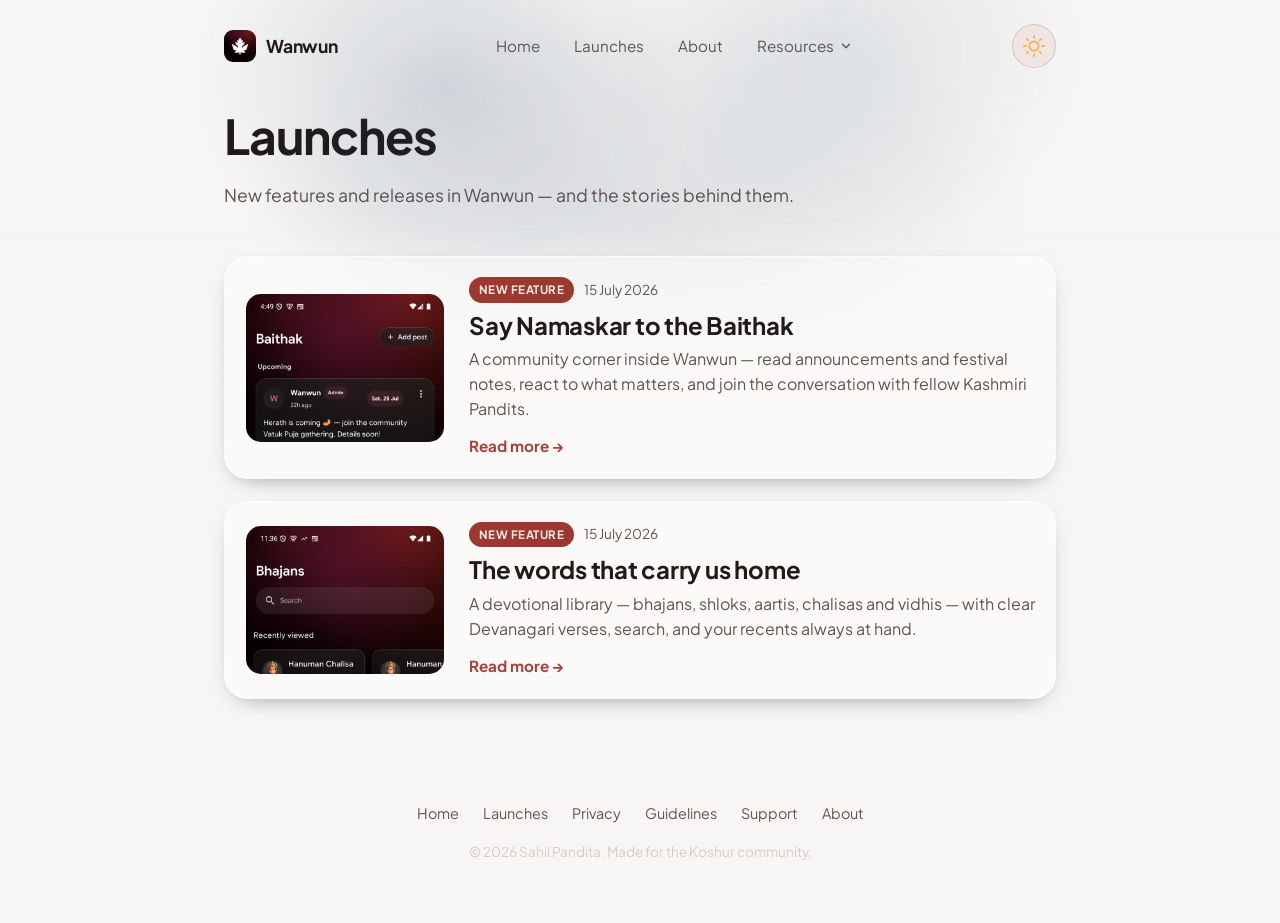
<file: launches/index.html>
<!doctype html>
<html lang="en">
<head>
<meta charset="utf-8">
<script>(function(){var t=localStorage.getItem("wanwun-theme")||(window.matchMedia("(prefers-color-scheme: light)").matches?"light":"dark");if(t==="light")document.documentElement.setAttribute("data-theme","light");})();</script>
<meta name="viewport" content="width=device-width, initial-scale=1">
<title>Launches — Wanwun</title>
<meta name="description" content="New features and releases in Wanwun — and the stories behind them.">
<meta property="og:type" content="website">
<meta property="og:title" content="Launches — Wanwun">
<meta property="og:description" content="New features and releases in Wanwun — and the stories behind them.">
<meta property="og:image" content="https://sahilpandita.github.io/wanwun-site/assets/icon.png">
<link rel="icon" href="../assets/favicon-192.png" type="image/png">
<link rel="apple-touch-icon" href="../assets/apple-touch.png">
<link rel="stylesheet" href="https://fonts.googleapis.com/css2?family=Plus+Jakarta+Sans:wght@400;600;700;800&display=swap">
<link rel="stylesheet" href="../assets/style.css">
<script src="../assets/theme-toggle.js" defer></script>
<style>
  .launch-head { max-width: var(--max-width); margin: 0 auto; padding: 8px 24px 8px; }
  .launch-head h1 { font-size: clamp(2rem, 5vw, 3rem); letter-spacing: -0.02em; margin: 0 0 10px; }
  .launch-head p { color: var(--on-surface-variant); font-size: 1.1rem; max-width: 46ch; margin: 0; }

  .launch-list { max-width: var(--max-width); margin: 0 auto; padding: 40px 24px 24px;
    display: flex; flex-direction: column; gap: 22px; }

  /* A launch entry — frosted glass card, thumbnail + text; stacks on mobile. */
  .launch-item { display: grid; grid-template-columns: 200px 1fr; gap: 24px; align-items: center;
    text-decoration: none; color: inherit; border-radius: 24px; padding: 20px;
    background: rgba(255,255,255,0.05); border: 1px solid rgba(255,255,255,0.12);
    -webkit-backdrop-filter: blur(20px) saturate(160%); backdrop-filter: blur(20px) saturate(160%);
    transition: transform 0.3s cubic-bezier(0.22,1,0.36,1), box-shadow 0.3s ease, border-color 0.3s ease;
    box-shadow: 0 8px 24px -14px rgba(0,0,0,0.6); }
  html[data-theme="light"] .launch-item { background: rgba(255,255,255,0.42); border-color: rgba(255,255,255,0.6); }
  .launch-item:hover { transform: translateY(-4px); text-decoration: none;
    border-color: rgba(217,105,95,0.4); box-shadow: 0 18px 40px -18px rgba(0,0,0,0.7); }

  .launch-thumb { width: 100%; aspect-ratio: 4 / 3; object-fit: cover; object-position: top center;
    border-radius: 16px; display: block; border: 1px solid rgba(255,255,255,0.08); }

  .launch-meta { display: flex; align-items: center; gap: 10px; margin: 0 0 8px; flex-wrap: wrap; }
  .launch-tag { font-size: 0.72rem; font-weight: 700; letter-spacing: 0.04em; text-transform: uppercase;
    color: var(--on-primary); background: var(--primary-container); padding: 4px 10px; border-radius: 999px; }
  .launch-date { font-size: 0.85rem; color: var(--on-surface-variant); }
  .launch-item h2 { font-size: 1.5rem; letter-spacing: -0.01em; margin: 0 0 8px; line-height: 1.2; }
  .launch-item p { color: var(--on-surface-variant); margin: 0 0 12px; line-height: 1.55; }
  .launch-more { color: var(--primary-bright); font-weight: 700; font-size: 0.95rem; }

  @media (max-width: 620px) {
    .launch-item { grid-template-columns: 1fr; gap: 16px; }
    .launch-thumb { aspect-ratio: 16 / 10; }
  }
</style>
</head>
<body>

<div class="site-backdrop compact" aria-hidden="true">
  <div class="aurora"></div>
</div>

<header class="site-nav">
  <div class="wrap">
    <a class="brand" href="../index.html"><img src="../assets/favicon-192.png" alt=""> Wanwun</a>
    <nav class="links">
      <a href="../index.html">Home</a>
      <a href="index.html">Launches</a>
      <a href="../about.html">About</a>
      <div class="nav-dd">
        <button class="nav-dd-toggle" type="button" aria-expanded="false" aria-haspopup="true">Resources
          <svg class="dd-chev" viewBox="0 0 24 24" fill="none" stroke="currentColor" stroke-width="2.2" stroke-linecap="round" stroke-linejoin="round" aria-hidden="true"><polyline points="6 9 12 15 18 9"/></svg>
        </button>
        <div class="nav-dd-panel">
          <div class="nav-dd-card">
            <div class="dd-col">
              <span class="dd-label">Discover</span>
            <a class="dd-item" href="index.html">
              <span class="dd-ico"><svg viewBox="0 0 24 24" fill="none" stroke="currentColor" stroke-width="2" stroke-linecap="round" stroke-linejoin="round" aria-hidden="true"><polygon points="13 2 3 14 12 14 11 22 21 10 12 10 13 2"/></svg></span>
              <span class="dd-txt"><strong>Launches</strong><small>What&#8217;s new in Wanwun</small></span>
            </a>
            <a class="dd-item" href="../guidelines.html">
              <span class="dd-ico"><svg viewBox="0 0 24 24" fill="none" stroke="currentColor" stroke-width="2" stroke-linecap="round" stroke-linejoin="round" aria-hidden="true"><path d="M12 22s8-4 8-10V5l-8-3-8 3v7c0 6 8 10 8 10z"/></svg></span>
              <span class="dd-txt"><strong>Community Guidelines</strong><small>The Baithak&#8217;s house rules</small></span>
            </a>
            <a class="dd-item" href="../support.html">
              <span class="dd-ico"><svg viewBox="0 0 24 24" fill="none" stroke="currentColor" stroke-width="2" stroke-linecap="round" stroke-linejoin="round" aria-hidden="true"><circle cx="12" cy="12" r="10"/><path d="M9.09 9a3 3 0 0 1 5.83 1c0 2-3 3-3 3"/><line x1="12" y1="17" x2="12.01" y2="17"/></svg></span>
              <span class="dd-txt"><strong>Support</strong><small>Get help or say hello</small></span>
            </a>
            </div>
            <div class="dd-col">
              <span class="dd-label">Legal &amp; account</span>
            <a class="dd-item" href="../privacy.html">
              <span class="dd-ico"><svg viewBox="0 0 24 24" fill="none" stroke="currentColor" stroke-width="2" stroke-linecap="round" stroke-linejoin="round" aria-hidden="true"><rect x="3" y="11" width="18" height="11" rx="2" ry="2"/><path d="M7 11V7a5 5 0 0 1 10 0v4"/></svg></span>
              <span class="dd-txt"><strong>Privacy Policy</strong><small>What we collect, and why</small></span>
            </a>
            <a class="dd-item" href="../terms.html">
              <span class="dd-ico"><svg viewBox="0 0 24 24" fill="none" stroke="currentColor" stroke-width="2" stroke-linecap="round" stroke-linejoin="round" aria-hidden="true"><path d="M14 2H6a2 2 0 0 0-2 2v16a2 2 0 0 0 2 2h12a2 2 0 0 0 2-2V8z"/><polyline points="14 2 14 8 20 8"/><line x1="16" y1="13" x2="8" y2="13"/><line x1="16" y1="17" x2="8" y2="17"/></svg></span>
              <span class="dd-txt"><strong>Terms of Service</strong><small>The fine print, kept short</small></span>
            </a>
            <a class="dd-item" href="../delete-account.html">
              <span class="dd-ico"><svg viewBox="0 0 24 24" fill="none" stroke="currentColor" stroke-width="2" stroke-linecap="round" stroke-linejoin="round" aria-hidden="true"><path d="M16 21v-2a4 4 0 0 0-4-4H5a4 4 0 0 0-4 4v2"/><circle cx="8.5" cy="7" r="4"/><line x1="18" y1="8" x2="23" y2="13"/><line x1="23" y1="8" x2="18" y2="13"/></svg></span>
              <span class="dd-txt"><strong>Delete account</strong><small>Remove your account &amp; data</small></span>
            </a>
            </div>
          </div>
        </div>
      </div>
    </nav>
    <button class="theme-toggle" id="themeToggle" type="button" aria-label="Switch between light and dark theme">
      <svg class="icon-sun" viewBox="0 0 24 24" fill="none" stroke="currentColor" stroke-width="2" stroke-linecap="round" stroke-linejoin="round"><circle cx="12" cy="12" r="5"/><line x1="12" y1="1" x2="12" y2="3"/><line x1="12" y1="21" x2="12" y2="23"/><line x1="4.22" y1="4.22" x2="5.64" y2="5.64"/><line x1="18.36" y1="18.36" x2="19.78" y2="19.78"/><line x1="1" y1="12" x2="3" y2="12"/><line x1="21" y1="12" x2="23" y2="12"/><line x1="4.22" y1="19.78" x2="5.64" y2="18.36"/><line x1="18.36" y1="5.64" x2="19.78" y2="4.22"/></svg>
      <svg class="icon-moon" viewBox="0 0 24 24" fill="currentColor"><path d="M21 12.79A9 9 0 1 1 11.21 3 7 7 0 0 0 21 12.79z"/></svg>
    </button>
  </div>
</header>

<main>
  <section class="launch-head">
    <h1>Launches</h1>
    <p>New features and releases in Wanwun — and the stories behind them.</p>
  </section>

  <section class="launch-list">
    <a class="launch-item" href="baithak.html">
      <img class="launch-thumb" src="../assets/launches/baithak-feed.png" alt="The Baithak community feed showing two announcements">
      <div>
        <div class="launch-meta">
          <span class="launch-tag">New feature</span>
          <span class="launch-date">15 July 2026</span>
        </div>
        <h2>Say Namaskar to the Baithak</h2>
        <p>A community corner inside Wanwun — read announcements and festival notes, react to
           what matters, and join the conversation with fellow Kashmiri Pandits.</p>
        <span class="launch-more">Read more →</span>
      </div>
    </a>

    <a class="launch-item" href="bhajans.html">
      <img class="launch-thumb" src="../assets/launches/bhajans-home.png" alt="The Bhajans library — search, recently viewed, and a discover grid">
      <div>
        <div class="launch-meta">
          <span class="launch-tag">New feature</span>
          <span class="launch-date">15 July 2026</span>
        </div>
        <h2>The words that carry us home</h2>
        <p>A devotional library — bhajans, shloks, aartis, chalisas and vidhis — with clear
           Devanagari verses, search, and your recents always at hand.</p>
        <span class="launch-more">Read more →</span>
      </div>
    </a>
  </section>
</main>

<footer>
  <div class="wrap">
    <div class="foot-links">
      <a href="../index.html">Home</a>
      <a href="index.html">Launches</a>
      <a href="../privacy.html">Privacy</a>
      <a href="../guidelines.html">Guidelines</a>
      <a href="../support.html">Support</a>
      <a href="../about.html">About</a>
    </div>
    <div class="copyright">© 2026 Sahil Pandita. Made for the Koshur community.</div>
  </div>
</footer>

</body>
</html>
</file>
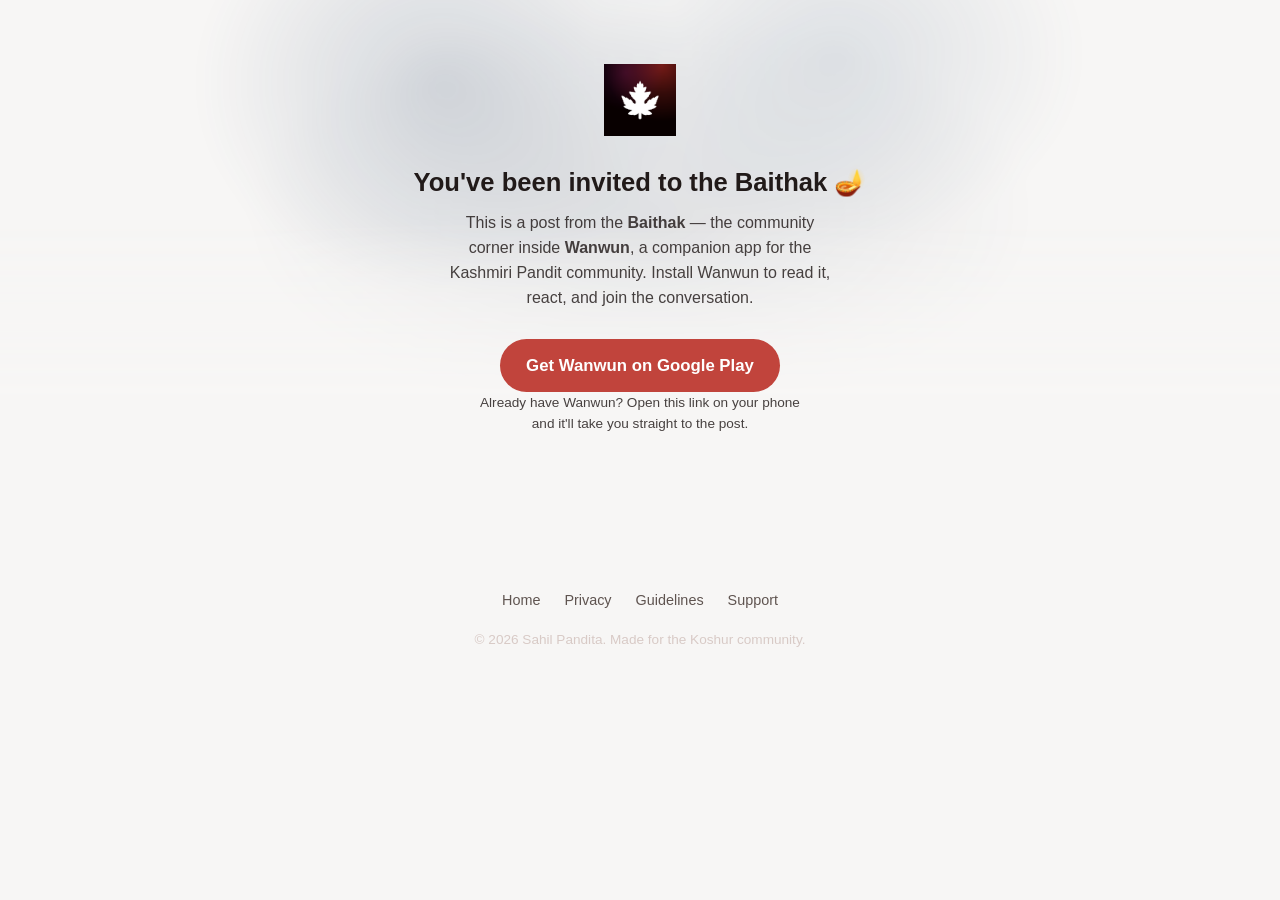
<file: p/index.html>
<!doctype html>
<html lang="en">
<head>
<meta charset="utf-8">
<script>(function(){var t=localStorage.getItem("wanwun-theme")||(window.matchMedia("(prefers-color-scheme: light)").matches?"light":"dark");if(t==="light")document.documentElement.setAttribute("data-theme","light");})();</script>
<meta name="viewport" content="width=device-width, initial-scale=1">
<title>A Baithak post · Wanwun</title>
<meta name="description" content="Someone shared a post from the Baithak — Wanwun's Kashmiri Pandit community. Get the app to read it and join in.">
<meta property="og:title" content="A Baithak post · Wanwun">
<meta property="og:description" content="From the Baithak — Wanwun's Kashmiri Pandit community. Get the app to read it and join in.">
<meta property="og:type" content="website">
<link rel="icon" href="../assets/favicon-192.png" type="image/png">
<link rel="stylesheet" href="../assets/style.css">
<style>
  /* Lift the content above the decorative backdrop + its fade veil (same as
     .hero / .features / footer in the shared stylesheet) — otherwise the veil
     paints over the button + fine print and greys them out. */
  .share-land { position: relative; z-index: 1; max-width: 560px; margin: 0 auto;
    padding: 64px 24px 48px; text-align: center; }
  .share-land .leaf { width: 72px; height: 72px; margin-bottom: 20px; }
  .share-land h1 { font-size: 1.6rem; margin: 0 0 10px; }
  .share-land p { opacity: .82; line-height: 1.55; margin: 0 auto 28px; max-width: 44ch; }
  .store-btn { display: inline-flex; align-items: center; gap: 10px; padding: 14px 26px;
    border-radius: 999px; font-weight: 700; text-decoration: none;
    background: var(--accent, #c1443c); color: #fff; font-size: 1.05rem; }
  .store-btn:hover { filter: brightness(1.06); }
  .fine { margin-top: 22px; font-size: .85rem; opacity: .6; }
</style>
</head>
<body>

<div class="site-backdrop compact" aria-hidden="true">
  <div class="aurora"></div>
</div>

<main class="share-land">
  <img class="leaf" src="../assets/favicon-192.png" alt="">
  <h1>You've been invited to the Baithak 🪔</h1>
  <p>This is a post from the <strong>Baithak</strong> — the community corner inside
     <strong>Wanwun</strong>, a companion app for the Kashmiri Pandit community. Install
     Wanwun to read it, react, and join the conversation.</p>

  <a class="store-btn" id="getApp"
     href="https://play.google.com/store/apps/details?id=com.wanwun.app">
     Get Wanwun on Google Play
  </a>

  <p class="fine" id="fine">Already have Wanwun? Open this link on your phone and it'll take
     you straight to the post.</p>
</main>

<footer>
  <div class="wrap">
    <div class="foot-links">
      <a href="../index.html">Home</a>
      <a href="../privacy.html">Privacy</a>
      <a href="../guidelines.html">Guidelines</a>
      <a href="../support.html">Support</a>
    </div>
    <div class="copyright">© 2026 Sahil Pandita. Made for the Koshur community.</div>
  </div>
</footer>

<script>
  // Preserve the shared post id on the Play link (Play passes ?referrer through to the
  // app on install; and once Android App Links are verified, an installed app opens the
  // post directly — this page only ever shows for people WITHOUT the app).
  (function () {
    var id = new URLSearchParams(location.search).get("id");
    if (id && /^\d+$/.test(id)) {
      var a = document.getElementById("getApp");
      a.href += "&referrer=" + encodeURIComponent("post_" + id);
    }
  })();
</script>

</body>
</html>
</file>
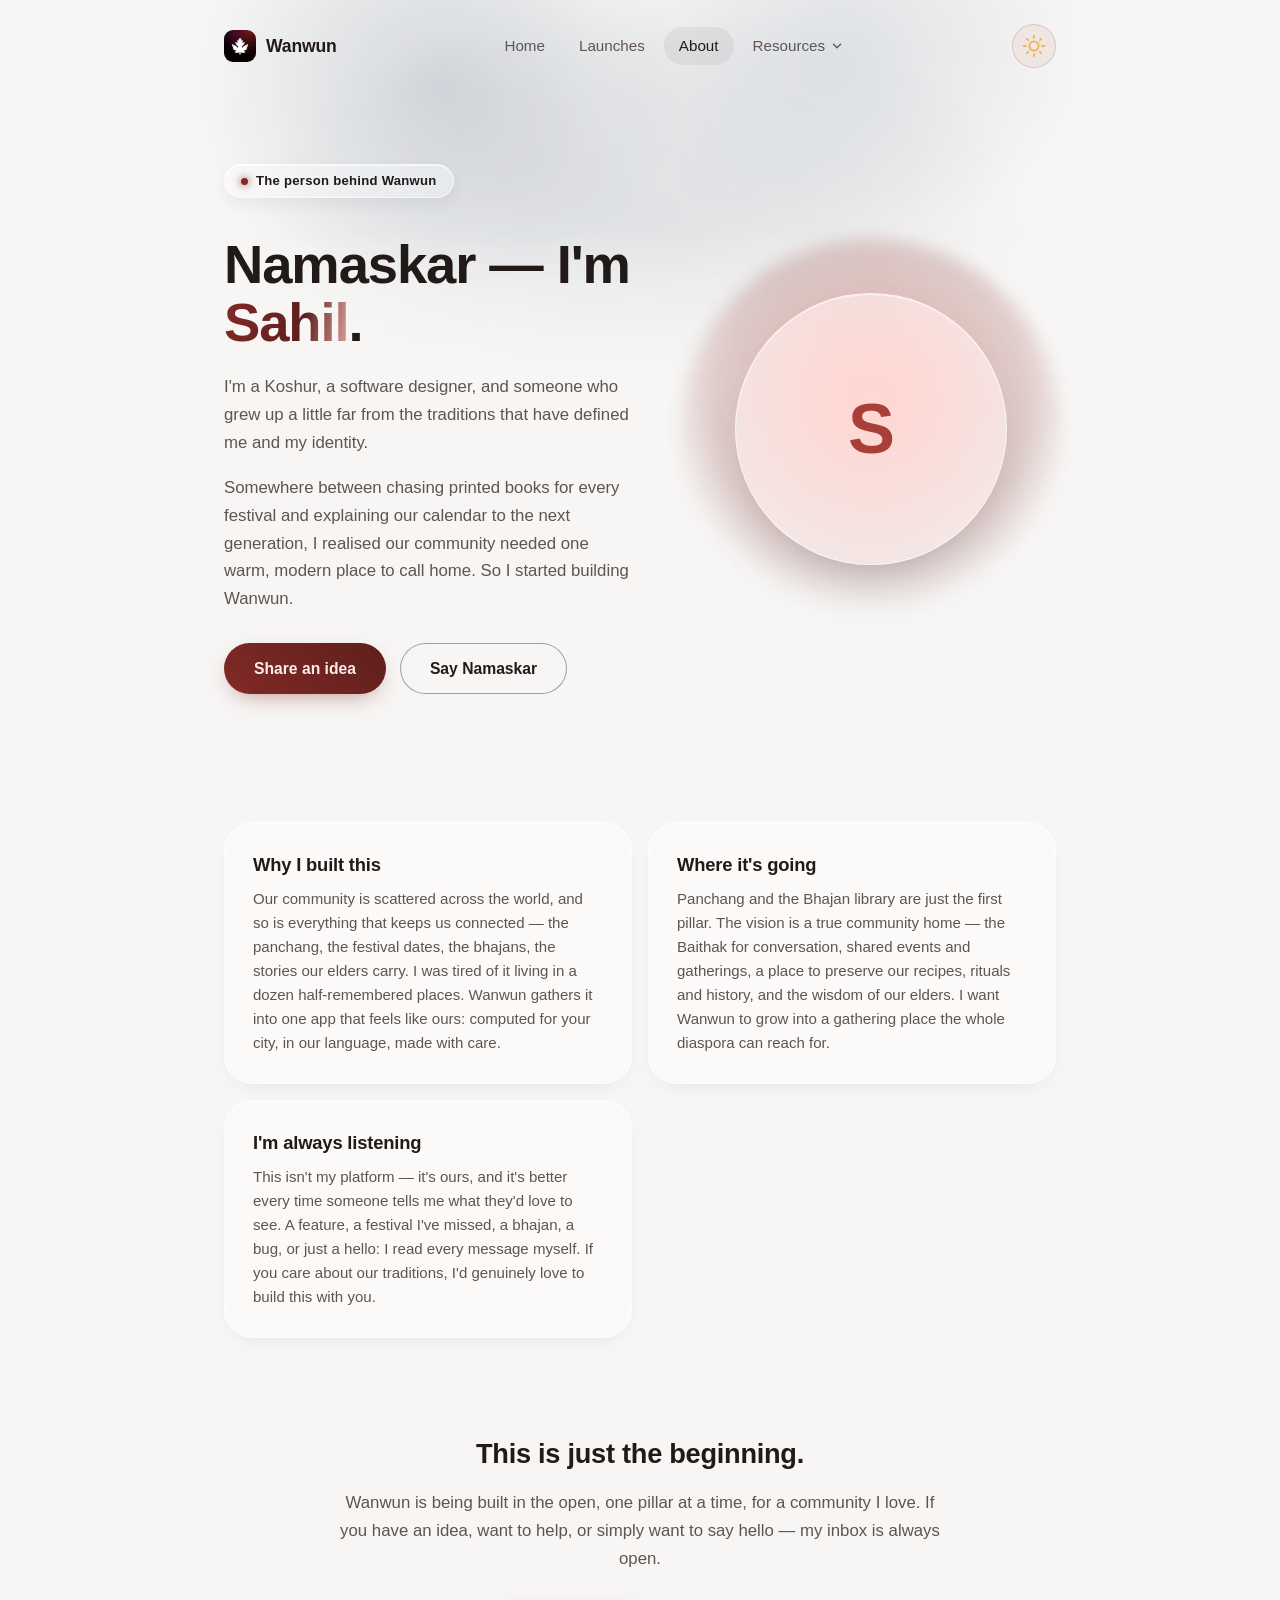
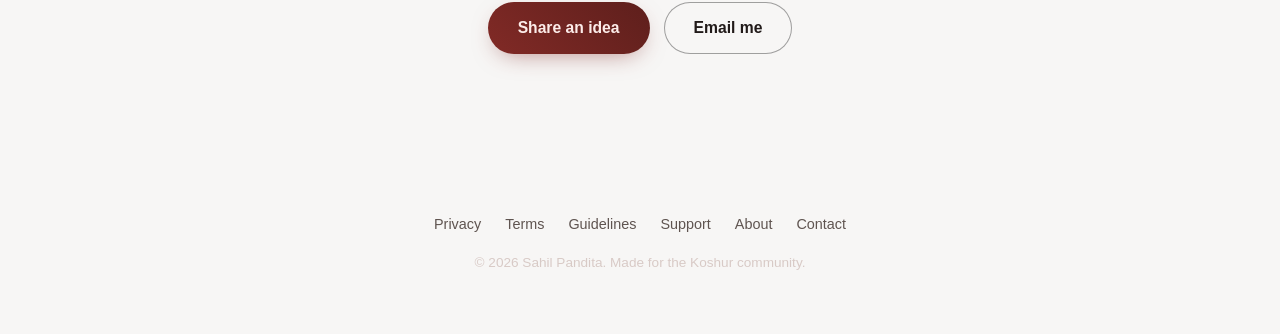
<file: about.html>
<!doctype html>
<html lang="en">
<head>
<meta charset="utf-8">
<script>(function(){var t=localStorage.getItem("wanwun-theme")||(window.matchMedia("(prefers-color-scheme: light)").matches?"light":"dark");if(t==="light")document.documentElement.setAttribute("data-theme","light");})();</script>
<meta name="viewport" content="width=device-width, initial-scale=1">
<title>About — Wanwun</title>
<meta name="description" content="The story behind Wanwun — why I'm building a one-stop home for the Kashmiri Pandit community, and where it's headed.">
<link rel="icon" href="assets/favicon-192.png" type="image/png">
<link rel="stylesheet" href="assets/style.css">
<script src="assets/theme-toggle.js" defer></script>
</head>
<body>

<div class="site-backdrop compact" aria-hidden="true">
  <div class="aurora"></div>
</div>

<header class="site-nav">
  <div class="wrap">
    <a class="brand" href="index.html"><img src="assets/favicon-192.png" alt=""> Wanwun</a>
    <nav class="links">
      <a href="index.html">Home</a>
      <a href="launches/">Launches</a>
      <a href="about.html" aria-current="page">About</a>
      <div class="nav-dd">
        <button class="nav-dd-toggle" type="button" aria-expanded="false" aria-haspopup="true">Resources
          <svg class="dd-chev" viewBox="0 0 24 24" fill="none" stroke="currentColor" stroke-width="2.2" stroke-linecap="round" stroke-linejoin="round" aria-hidden="true"><polyline points="6 9 12 15 18 9"/></svg>
        </button>
        <div class="nav-dd-panel">
          <div class="nav-dd-card">
            <div class="dd-col">
              <span class="dd-label">Discover</span>
            <a class="dd-item" href="launches/">
              <span class="dd-ico"><svg viewBox="0 0 24 24" fill="none" stroke="currentColor" stroke-width="2" stroke-linecap="round" stroke-linejoin="round" aria-hidden="true"><polygon points="13 2 3 14 12 14 11 22 21 10 12 10 13 2"/></svg></span>
              <span class="dd-txt"><strong>Launches</strong><small>What&#8217;s new in Wanwun</small></span>
            </a>
            <a class="dd-item" href="guidelines.html">
              <span class="dd-ico"><svg viewBox="0 0 24 24" fill="none" stroke="currentColor" stroke-width="2" stroke-linecap="round" stroke-linejoin="round" aria-hidden="true"><path d="M12 22s8-4 8-10V5l-8-3-8 3v7c0 6 8 10 8 10z"/></svg></span>
              <span class="dd-txt"><strong>Community Guidelines</strong><small>The Baithak&#8217;s house rules</small></span>
            </a>
            <a class="dd-item" href="support.html">
              <span class="dd-ico"><svg viewBox="0 0 24 24" fill="none" stroke="currentColor" stroke-width="2" stroke-linecap="round" stroke-linejoin="round" aria-hidden="true"><circle cx="12" cy="12" r="10"/><path d="M9.09 9a3 3 0 0 1 5.83 1c0 2-3 3-3 3"/><line x1="12" y1="17" x2="12.01" y2="17"/></svg></span>
              <span class="dd-txt"><strong>Support</strong><small>Get help or say hello</small></span>
            </a>
            </div>
            <div class="dd-col">
              <span class="dd-label">Legal &amp; account</span>
            <a class="dd-item" href="privacy.html">
              <span class="dd-ico"><svg viewBox="0 0 24 24" fill="none" stroke="currentColor" stroke-width="2" stroke-linecap="round" stroke-linejoin="round" aria-hidden="true"><rect x="3" y="11" width="18" height="11" rx="2" ry="2"/><path d="M7 11V7a5 5 0 0 1 10 0v4"/></svg></span>
              <span class="dd-txt"><strong>Privacy Policy</strong><small>What we collect, and why</small></span>
            </a>
            <a class="dd-item" href="terms.html">
              <span class="dd-ico"><svg viewBox="0 0 24 24" fill="none" stroke="currentColor" stroke-width="2" stroke-linecap="round" stroke-linejoin="round" aria-hidden="true"><path d="M14 2H6a2 2 0 0 0-2 2v16a2 2 0 0 0 2 2h12a2 2 0 0 0 2-2V8z"/><polyline points="14 2 14 8 20 8"/><line x1="16" y1="13" x2="8" y2="13"/><line x1="16" y1="17" x2="8" y2="17"/></svg></span>
              <span class="dd-txt"><strong>Terms of Service</strong><small>The fine print, kept short</small></span>
            </a>
            <a class="dd-item" href="delete-account.html">
              <span class="dd-ico"><svg viewBox="0 0 24 24" fill="none" stroke="currentColor" stroke-width="2" stroke-linecap="round" stroke-linejoin="round" aria-hidden="true"><path d="M16 21v-2a4 4 0 0 0-4-4H5a4 4 0 0 0-4 4v2"/><circle cx="8.5" cy="7" r="4"/><line x1="18" y1="8" x2="23" y2="13"/><line x1="23" y1="8" x2="18" y2="13"/></svg></span>
              <span class="dd-txt"><strong>Delete account</strong><small>Remove your account &amp; data</small></span>
            </a>
            </div>
          </div>
        </div>
      </div>
    </nav>
    <button class="theme-toggle" id="themeToggle" type="button" aria-label="Switch between light and dark theme">
      <svg class="icon-sun" viewBox="0 0 24 24" fill="none" stroke="currentColor" stroke-width="2" stroke-linecap="round" stroke-linejoin="round"><circle cx="12" cy="12" r="5"/><line x1="12" y1="1" x2="12" y2="3"/><line x1="12" y1="21" x2="12" y2="23"/><line x1="4.22" y1="4.22" x2="5.64" y2="5.64"/><line x1="18.36" y1="18.36" x2="19.78" y2="19.78"/><line x1="1" y1="12" x2="3" y2="12"/><line x1="21" y1="12" x2="23" y2="12"/><line x1="4.22" y1="19.78" x2="5.64" y2="18.36"/><line x1="18.36" y1="5.64" x2="19.78" y2="4.22"/></svg>
      <svg class="icon-moon" viewBox="0 0 24 24" fill="currentColor"><path d="M21 12.79A9 9 0 1 1 11.21 3 7 7 0 0 0 21 12.79z"/></svg>
    </button>
  </div>
</header>

<section class="hero">
  <div class="wrap">
    <div class="about-grid">
      <div class="about-intro">
        <span class="eyebrow">The person behind Wanwun</span>
        <h1>Namaskar — I'm <span class="grad-text">Sahil</span>.</h1>
        <p>I'm a Koshur, a software designer, and someone who grew up a little far from
        the traditions that have defined me and my identity.</p>
        <p>Somewhere between chasing printed books for every festival and explaining our
        calendar to the next generation, I realised our community needed one warm, modern
        place to call home. So I started building Wanwun.</p>
        <div class="about-cta">
          <a class="btn btn-primary" href="mailto:sahilhost0h@gmail.com?subject=Wanwun%20%E2%80%94%20an%20idea%20%F0%9F%92%A1">Share an idea</a>
          <a class="btn btn-secondary" href="mailto:sahilhost0h@gmail.com?subject=Namaskar%20%F0%9F%99%8F">Say Namaskar</a>
        </div>
      </div>

      <div class="about-photo">
        <div class="about-disc">
          <!-- Replace this monogram with your cutout:
               <img class="about-cutout" src="assets/sahil-cutout.png" alt="Sahil Pandita"> -->
          <span class="about-monogram">S</span>
        </div>
      </div>
    </div>
  </div>
</section>

<section class="features about-pillars">
  <div class="wrap">
    <div class="feature-grid">
      <div class="feature-card reveal">
        <h3>Why I built this</h3>
        <p>Our community is scattered across the world, and so is everything that keeps us
        connected — the panchang, the festival dates, the bhajans, the stories our elders
        carry. I was tired of it living in a dozen half-remembered places. Wanwun gathers it
        into one app that feels like ours: computed for your city, in our language, made with care.</p>
      </div>
      <div class="feature-card reveal">
        <h3>Where it's going</h3>
        <p>Panchang and the Bhajan library are just the first pillar. The vision is a true
        community home — the Baithak for conversation, shared events and gatherings, a place to
        preserve our recipes, rituals and history, and the wisdom of our elders. I want Wanwun
        to grow into a gathering place the whole diaspora can reach for.</p>
      </div>
      <div class="feature-card reveal">
        <h3>I'm always listening</h3>
        <p>This isn't my platform — it's ours, and it's better every time someone tells me what
        they'd love to see. A feature, a festival I've missed, a bhajan, a bug, or just a hello:
        I read every message myself. If you care about our traditions, I'd genuinely love to
        build this with you.</p>
      </div>
    </div>
  </div>
</section>

<section class="features">
  <div class="wrap">
    <div class="about-band">
      <h2 class="section-title">This is just the beginning.</h2>
      <p>Wanwun is being built in the open, one pillar at a time, for a community I love.
      If you have an idea, want to help, or simply want to say hello — my inbox is always open.</p>
      <div class="about-cta" style="justify-content:center;">
        <a class="btn btn-primary" href="mailto:sahilhost0h@gmail.com?subject=Wanwun%20%E2%80%94%20an%20idea%20%F0%9F%92%A1">Share an idea</a>
        <a class="btn btn-secondary" href="mailto:sahilhost0h@gmail.com?subject=Namaskar%20%F0%9F%99%8F">Email me</a>
      </div>
    </div>
  </div>
</section>

<footer>
  <div class="wrap">
    <div class="foot-links">
      <a href="privacy.html">Privacy</a>
      <a href="terms.html">Terms</a>
      <a href="guidelines.html">Guidelines</a>
      <a href="support.html">Support</a>
      <a href="about.html">About</a>
      <a href="mailto:sahilhost0h@gmail.com">Contact</a>
    </div>
    <div class="copyright">© 2026 Sahil Pandita. Made for the Koshur community.</div>
  </div>
</footer>

<script>
  // Reveal elements as they scroll into view (once).
  (function () {
    var els = document.querySelectorAll('.reveal');
    if (!('IntersectionObserver' in window) || !els.length) {
      els.forEach(function (el) { el.classList.add('is-visible'); });
      return;
    }
    var io = new IntersectionObserver(function (entries) {
      entries.forEach(function (entry) {
        if (entry.isIntersecting) {
          entry.target.classList.add('is-visible');
          io.unobserve(entry.target);
        }
      });
    }, { threshold: 0.15, rootMargin: '0px 0px -40px 0px' });
    els.forEach(function (el) { io.observe(el); });
  })();
</script>

</body>
</html>
</file>
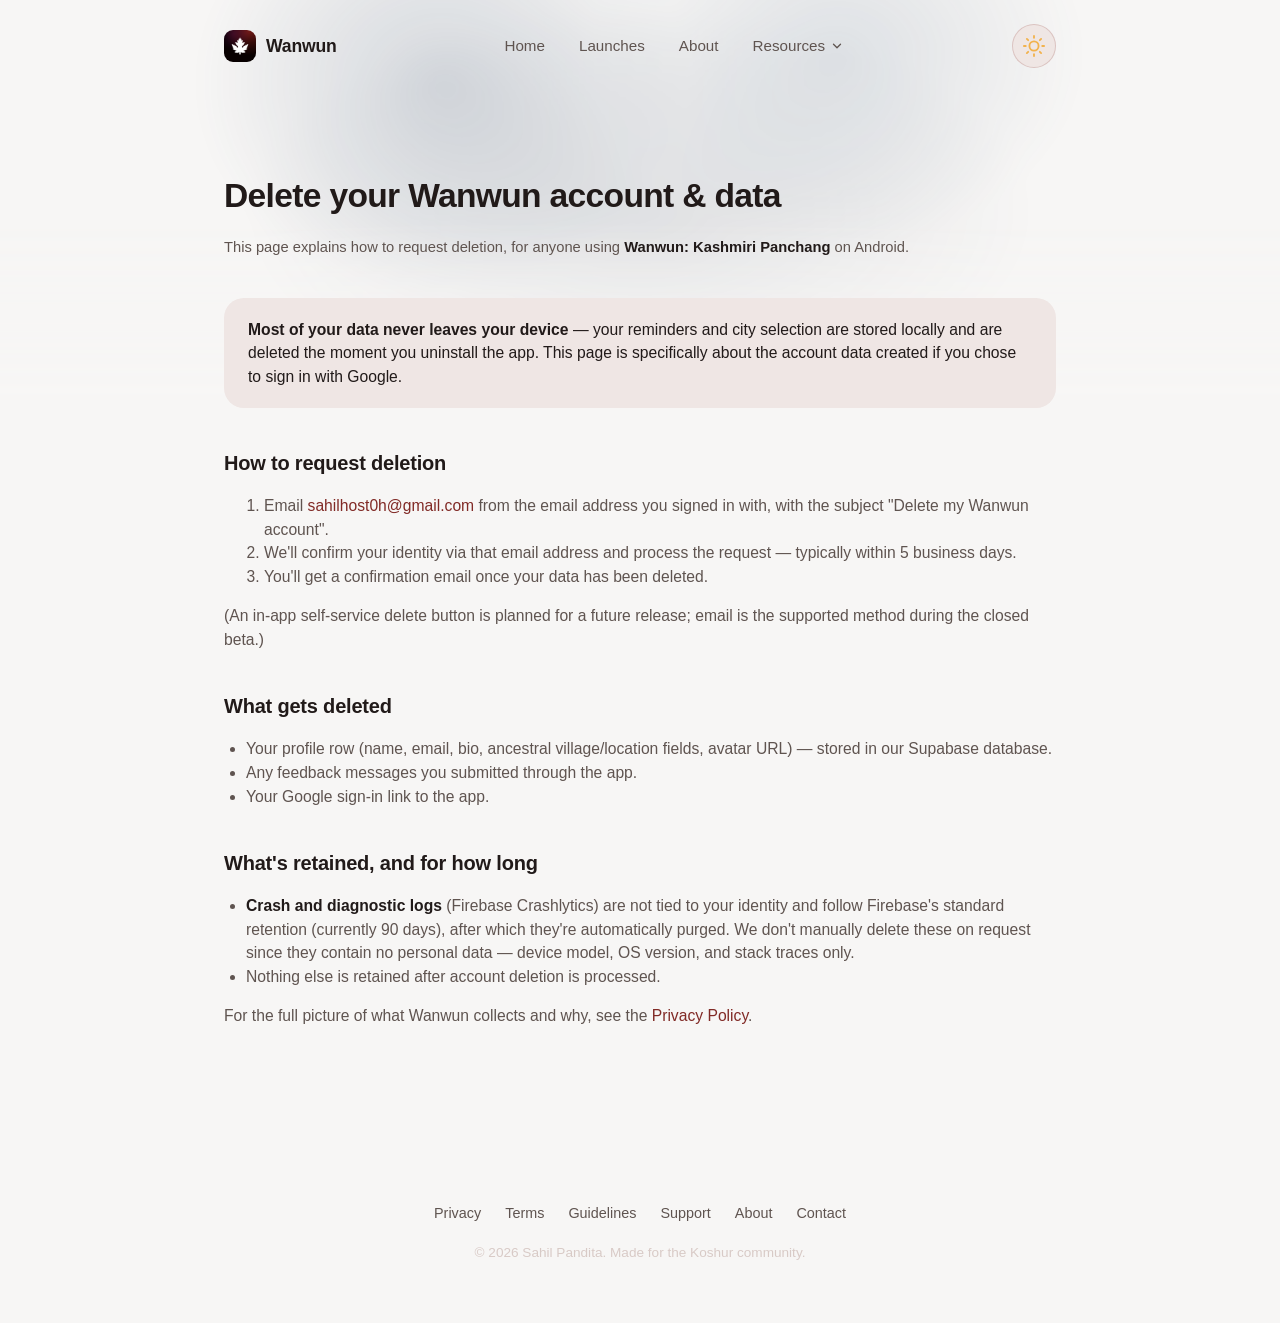
<file: delete-account.html>
<!doctype html>
<html lang="en">
<head>
<meta charset="utf-8">
<script>(function(){var t=localStorage.getItem("wanwun-theme")||(window.matchMedia("(prefers-color-scheme: light)").matches?"light":"dark");if(t==="light")document.documentElement.setAttribute("data-theme","light");})();</script>
<meta name="viewport" content="width=device-width, initial-scale=1">
<title>Delete your account — Wanwun</title>
<meta name="description" content="How to request deletion of your Wanwun account and data.">
<link rel="icon" href="assets/favicon-192.png" type="image/png">
<link rel="stylesheet" href="assets/style.css">
<script src="assets/theme-toggle.js" defer></script>
</head>
<body>

<div class="site-backdrop compact" aria-hidden="true">
  <div class="aurora"></div>
</div>

<header class="site-nav">
  <div class="wrap">
    <a class="brand" href="index.html"><img src="assets/favicon-192.png" alt=""> Wanwun</a>
    <nav class="links">
      <a href="index.html">Home</a>
      <a href="launches/">Launches</a>
      <a href="about.html">About</a>
      <div class="nav-dd">
        <button class="nav-dd-toggle" type="button" aria-expanded="false" aria-haspopup="true">Resources
          <svg class="dd-chev" viewBox="0 0 24 24" fill="none" stroke="currentColor" stroke-width="2.2" stroke-linecap="round" stroke-linejoin="round" aria-hidden="true"><polyline points="6 9 12 15 18 9"/></svg>
        </button>
        <div class="nav-dd-panel">
          <div class="nav-dd-card">
            <div class="dd-col">
              <span class="dd-label">Discover</span>
            <a class="dd-item" href="launches/">
              <span class="dd-ico"><svg viewBox="0 0 24 24" fill="none" stroke="currentColor" stroke-width="2" stroke-linecap="round" stroke-linejoin="round" aria-hidden="true"><polygon points="13 2 3 14 12 14 11 22 21 10 12 10 13 2"/></svg></span>
              <span class="dd-txt"><strong>Launches</strong><small>What&#8217;s new in Wanwun</small></span>
            </a>
            <a class="dd-item" href="guidelines.html">
              <span class="dd-ico"><svg viewBox="0 0 24 24" fill="none" stroke="currentColor" stroke-width="2" stroke-linecap="round" stroke-linejoin="round" aria-hidden="true"><path d="M12 22s8-4 8-10V5l-8-3-8 3v7c0 6 8 10 8 10z"/></svg></span>
              <span class="dd-txt"><strong>Community Guidelines</strong><small>The Baithak&#8217;s house rules</small></span>
            </a>
            <a class="dd-item" href="support.html">
              <span class="dd-ico"><svg viewBox="0 0 24 24" fill="none" stroke="currentColor" stroke-width="2" stroke-linecap="round" stroke-linejoin="round" aria-hidden="true"><circle cx="12" cy="12" r="10"/><path d="M9.09 9a3 3 0 0 1 5.83 1c0 2-3 3-3 3"/><line x1="12" y1="17" x2="12.01" y2="17"/></svg></span>
              <span class="dd-txt"><strong>Support</strong><small>Get help or say hello</small></span>
            </a>
            </div>
            <div class="dd-col">
              <span class="dd-label">Legal &amp; account</span>
            <a class="dd-item" href="privacy.html">
              <span class="dd-ico"><svg viewBox="0 0 24 24" fill="none" stroke="currentColor" stroke-width="2" stroke-linecap="round" stroke-linejoin="round" aria-hidden="true"><rect x="3" y="11" width="18" height="11" rx="2" ry="2"/><path d="M7 11V7a5 5 0 0 1 10 0v4"/></svg></span>
              <span class="dd-txt"><strong>Privacy Policy</strong><small>What we collect, and why</small></span>
            </a>
            <a class="dd-item" href="terms.html">
              <span class="dd-ico"><svg viewBox="0 0 24 24" fill="none" stroke="currentColor" stroke-width="2" stroke-linecap="round" stroke-linejoin="round" aria-hidden="true"><path d="M14 2H6a2 2 0 0 0-2 2v16a2 2 0 0 0 2 2h12a2 2 0 0 0 2-2V8z"/><polyline points="14 2 14 8 20 8"/><line x1="16" y1="13" x2="8" y2="13"/><line x1="16" y1="17" x2="8" y2="17"/></svg></span>
              <span class="dd-txt"><strong>Terms of Service</strong><small>The fine print, kept short</small></span>
            </a>
            <a class="dd-item" href="delete-account.html">
              <span class="dd-ico"><svg viewBox="0 0 24 24" fill="none" stroke="currentColor" stroke-width="2" stroke-linecap="round" stroke-linejoin="round" aria-hidden="true"><path d="M16 21v-2a4 4 0 0 0-4-4H5a4 4 0 0 0-4 4v2"/><circle cx="8.5" cy="7" r="4"/><line x1="18" y1="8" x2="23" y2="13"/><line x1="23" y1="8" x2="18" y2="13"/></svg></span>
              <span class="dd-txt"><strong>Delete account</strong><small>Remove your account &amp; data</small></span>
            </a>
            </div>
          </div>
        </div>
      </div>
    </nav>
    <button class="theme-toggle" id="themeToggle" type="button" aria-label="Switch between light and dark theme">
      <svg class="icon-sun" viewBox="0 0 24 24" fill="none" stroke="currentColor" stroke-width="2" stroke-linecap="round" stroke-linejoin="round"><circle cx="12" cy="12" r="5"/><line x1="12" y1="1" x2="12" y2="3"/><line x1="12" y1="21" x2="12" y2="23"/><line x1="4.22" y1="4.22" x2="5.64" y2="5.64"/><line x1="18.36" y1="18.36" x2="19.78" y2="19.78"/><line x1="1" y1="12" x2="3" y2="12"/><line x1="21" y1="12" x2="23" y2="12"/><line x1="4.22" y1="19.78" x2="5.64" y2="18.36"/><line x1="18.36" y1="5.64" x2="19.78" y2="4.22"/></svg>
      <svg class="icon-moon" viewBox="0 0 24 24" fill="currentColor"><path d="M21 12.79A9 9 0 1 1 11.21 3 7 7 0 0 0 21 12.79z"/></svg>
    </button>
  </div>
</header>

<main class="doc">
  <div class="wrap">
    <h1>Delete your Wanwun account &amp; data</h1>
    <p class="updated">This page explains how to request deletion, for anyone using
    <strong>Wanwun: Kashmiri Panchang</strong> on Android.</p>

    <div class="callout">
      <p><strong>Most of your data never leaves your device</strong> — your reminders and
      city selection are stored locally and are deleted the moment you uninstall the app.
      This page is specifically about the account data created if you chose to sign in with
      Google.</p>
    </div>

    <h2>How to request deletion</h2>
    <ol>
      <li>Email <a href="mailto:sahilhost0h@gmail.com?subject=Delete%20my%20Wanwun%20account">sahilhost0h@gmail.com</a>
        from the email address you signed in with, with the subject "Delete my Wanwun account".</li>
      <li>We'll confirm your identity via that email address and process the request —
        typically within 5 business days.</li>
      <li>You'll get a confirmation email once your data has been deleted.</li>
    </ol>
    <p>(An in-app self-service delete button is planned for a future release; email is the
    supported method during the closed beta.)</p>

    <h2>What gets deleted</h2>
    <ul>
      <li>Your profile row (name, email, bio, ancestral village/location fields, avatar URL) —
        stored in our Supabase database.</li>
      <li>Any feedback messages you submitted through the app.</li>
      <li>Your Google sign-in link to the app.</li>
    </ul>

    <h2>What's retained, and for how long</h2>
    <ul>
      <li><strong>Crash and diagnostic logs</strong> (Firebase Crashlytics) are not tied to
        your identity and follow Firebase's standard retention (currently 90 days), after
        which they're automatically purged. We don't manually delete these on request since
        they contain no personal data — device model, OS version, and stack traces only.</li>
      <li>Nothing else is retained after account deletion is processed.</li>
    </ul>

    <p>For the full picture of what Wanwun collects and why, see the
    <a href="privacy.html">Privacy Policy</a>.</p>
  </div>
</main>

<footer>
  <div class="wrap">
    <div class="foot-links">
      <a href="privacy.html">Privacy</a>
      <a href="terms.html">Terms</a>
      <a href="guidelines.html">Guidelines</a>
      <a href="support.html">Support</a>
      <a href="about.html">About</a>
      <a href="mailto:sahilhost0h@gmail.com">Contact</a>
    </div>
    <div class="copyright">© 2026 Sahil Pandita. Made for the Koshur community.</div>
  </div>
</footer>

</body>
</html>
</file>
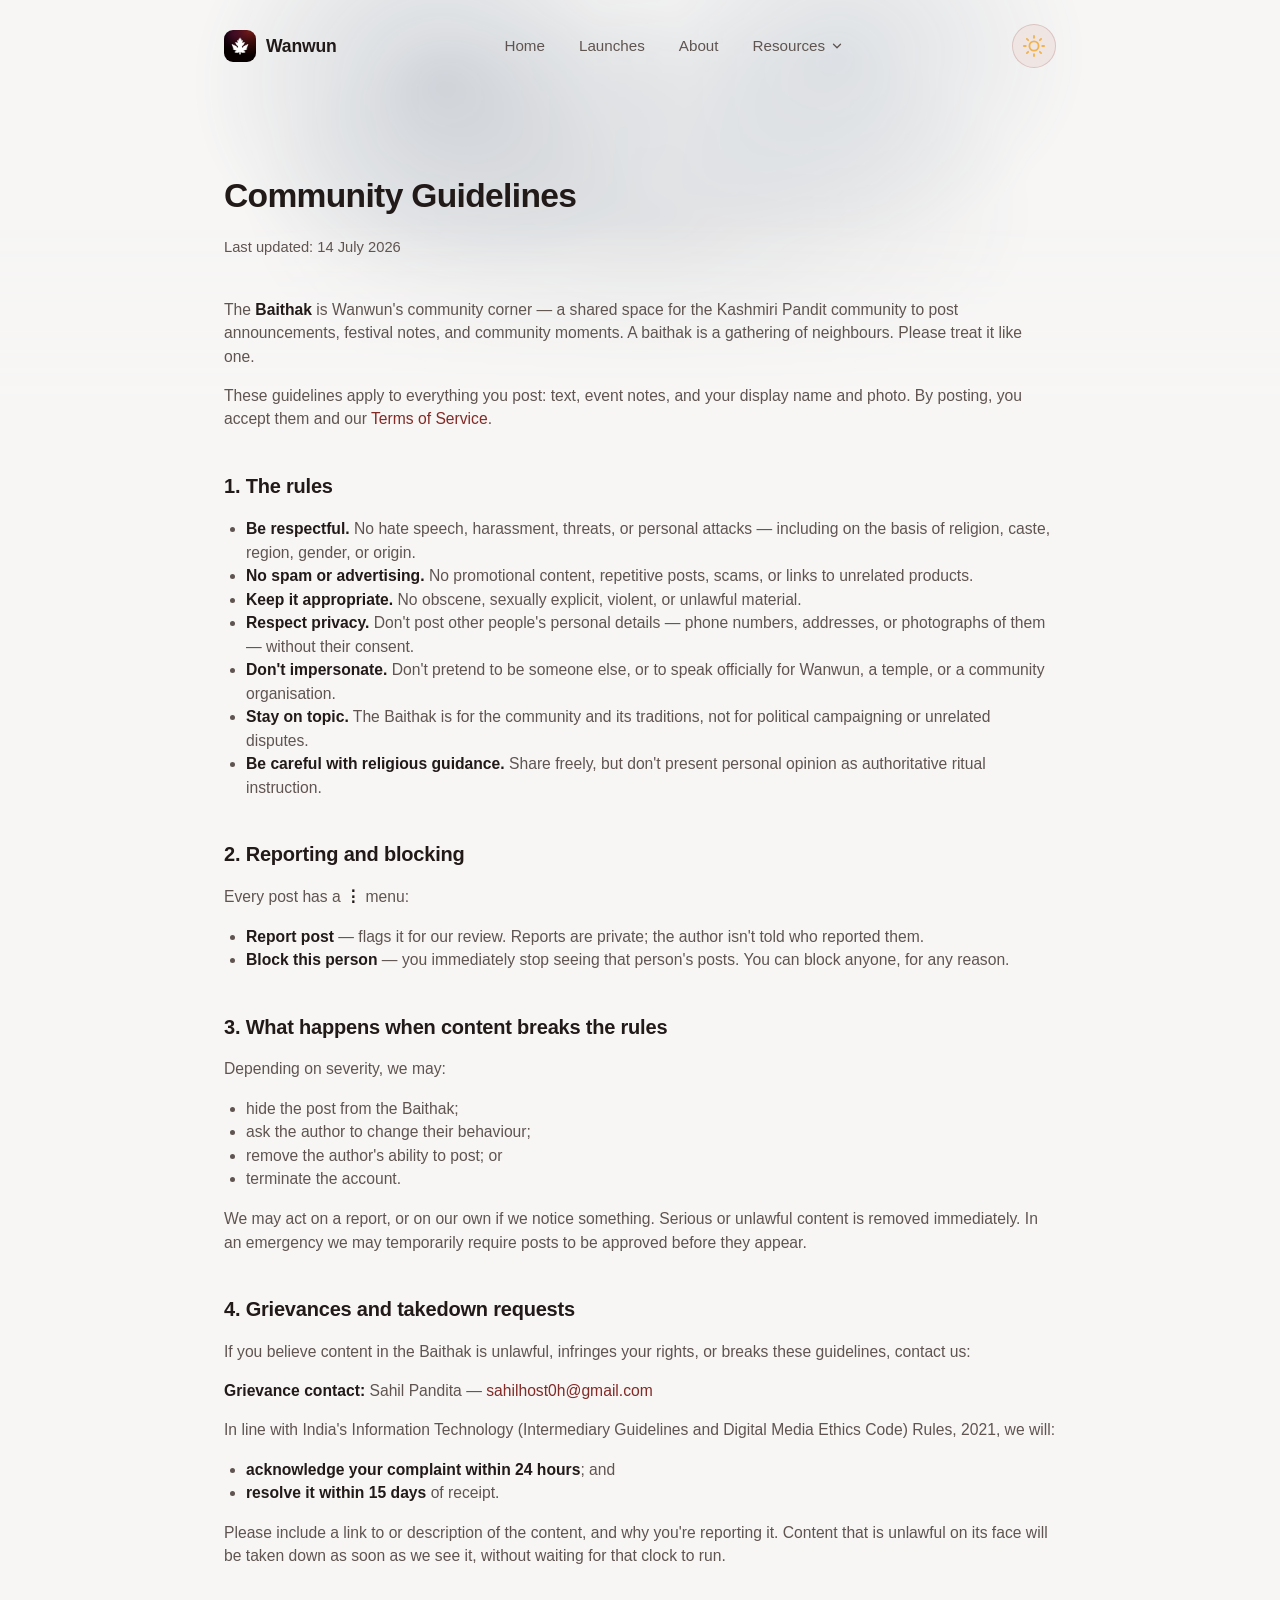
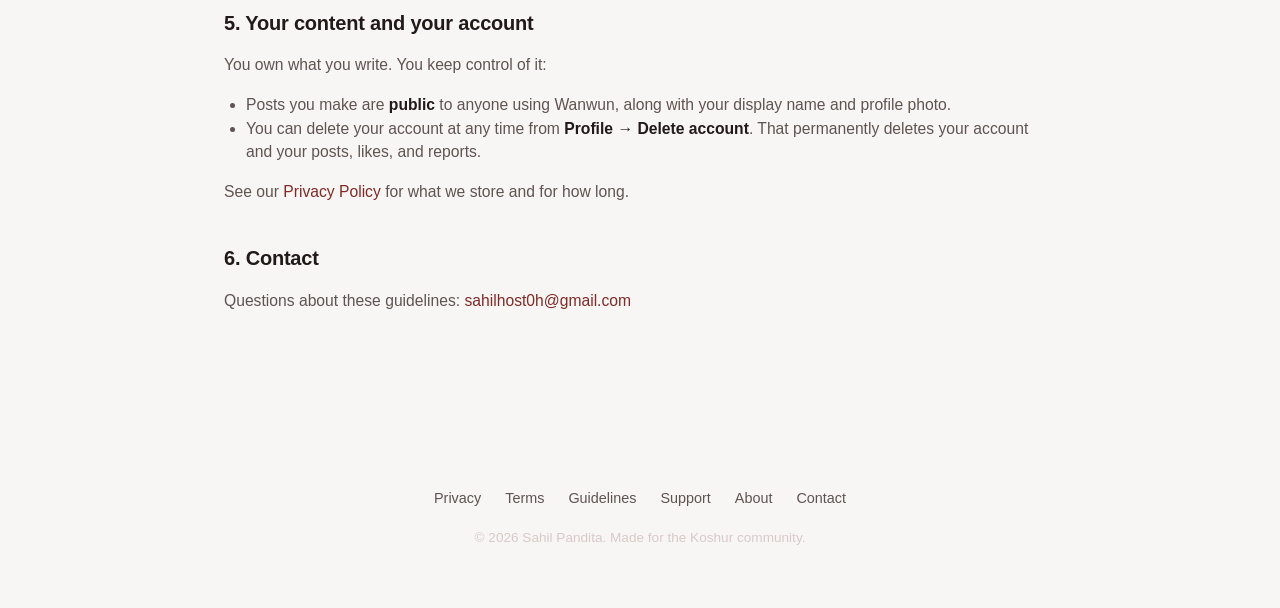
<file: guidelines.html>
<!doctype html>
<html lang="en">
<head>
<meta charset="utf-8">
<script>(function(){var t=localStorage.getItem("wanwun-theme")||(window.matchMedia("(prefers-color-scheme: light)").matches?"light":"dark");if(t==="light")document.documentElement.setAttribute("data-theme","light");})();</script>
<meta name="viewport" content="width=device-width, initial-scale=1">
<title>Community Guidelines — Wanwun</title>
<meta name="description" content="The rules for the Baithak, Wanwun's community space, and how to report content.">
<link rel="icon" href="assets/favicon-192.png" type="image/png">
<link rel="stylesheet" href="assets/style.css">
<script src="assets/theme-toggle.js" defer></script>
</head>
<body>

<div class="site-backdrop compact" aria-hidden="true">
  <div class="aurora"></div>
</div>

<header class="site-nav">
  <div class="wrap">
    <a class="brand" href="index.html"><img src="assets/favicon-192.png" alt=""> Wanwun</a>
    <nav class="links">
      <a href="index.html">Home</a>
      <a href="launches/">Launches</a>
      <a href="about.html">About</a>
      <div class="nav-dd">
        <button class="nav-dd-toggle" type="button" aria-expanded="false" aria-haspopup="true">Resources
          <svg class="dd-chev" viewBox="0 0 24 24" fill="none" stroke="currentColor" stroke-width="2.2" stroke-linecap="round" stroke-linejoin="round" aria-hidden="true"><polyline points="6 9 12 15 18 9"/></svg>
        </button>
        <div class="nav-dd-panel">
          <div class="nav-dd-card">
            <div class="dd-col">
              <span class="dd-label">Discover</span>
            <a class="dd-item" href="launches/">
              <span class="dd-ico"><svg viewBox="0 0 24 24" fill="none" stroke="currentColor" stroke-width="2" stroke-linecap="round" stroke-linejoin="round" aria-hidden="true"><polygon points="13 2 3 14 12 14 11 22 21 10 12 10 13 2"/></svg></span>
              <span class="dd-txt"><strong>Launches</strong><small>What&#8217;s new in Wanwun</small></span>
            </a>
            <a class="dd-item" href="guidelines.html">
              <span class="dd-ico"><svg viewBox="0 0 24 24" fill="none" stroke="currentColor" stroke-width="2" stroke-linecap="round" stroke-linejoin="round" aria-hidden="true"><path d="M12 22s8-4 8-10V5l-8-3-8 3v7c0 6 8 10 8 10z"/></svg></span>
              <span class="dd-txt"><strong>Community Guidelines</strong><small>The Baithak&#8217;s house rules</small></span>
            </a>
            <a class="dd-item" href="support.html">
              <span class="dd-ico"><svg viewBox="0 0 24 24" fill="none" stroke="currentColor" stroke-width="2" stroke-linecap="round" stroke-linejoin="round" aria-hidden="true"><circle cx="12" cy="12" r="10"/><path d="M9.09 9a3 3 0 0 1 5.83 1c0 2-3 3-3 3"/><line x1="12" y1="17" x2="12.01" y2="17"/></svg></span>
              <span class="dd-txt"><strong>Support</strong><small>Get help or say hello</small></span>
            </a>
            </div>
            <div class="dd-col">
              <span class="dd-label">Legal &amp; account</span>
            <a class="dd-item" href="privacy.html">
              <span class="dd-ico"><svg viewBox="0 0 24 24" fill="none" stroke="currentColor" stroke-width="2" stroke-linecap="round" stroke-linejoin="round" aria-hidden="true"><rect x="3" y="11" width="18" height="11" rx="2" ry="2"/><path d="M7 11V7a5 5 0 0 1 10 0v4"/></svg></span>
              <span class="dd-txt"><strong>Privacy Policy</strong><small>What we collect, and why</small></span>
            </a>
            <a class="dd-item" href="terms.html">
              <span class="dd-ico"><svg viewBox="0 0 24 24" fill="none" stroke="currentColor" stroke-width="2" stroke-linecap="round" stroke-linejoin="round" aria-hidden="true"><path d="M14 2H6a2 2 0 0 0-2 2v16a2 2 0 0 0 2 2h12a2 2 0 0 0 2-2V8z"/><polyline points="14 2 14 8 20 8"/><line x1="16" y1="13" x2="8" y2="13"/><line x1="16" y1="17" x2="8" y2="17"/></svg></span>
              <span class="dd-txt"><strong>Terms of Service</strong><small>The fine print, kept short</small></span>
            </a>
            <a class="dd-item" href="delete-account.html">
              <span class="dd-ico"><svg viewBox="0 0 24 24" fill="none" stroke="currentColor" stroke-width="2" stroke-linecap="round" stroke-linejoin="round" aria-hidden="true"><path d="M16 21v-2a4 4 0 0 0-4-4H5a4 4 0 0 0-4 4v2"/><circle cx="8.5" cy="7" r="4"/><line x1="18" y1="8" x2="23" y2="13"/><line x1="23" y1="8" x2="18" y2="13"/></svg></span>
              <span class="dd-txt"><strong>Delete account</strong><small>Remove your account &amp; data</small></span>
            </a>
            </div>
          </div>
        </div>
      </div>
    </nav>
    <button class="theme-toggle" id="themeToggle" type="button" aria-label="Switch between light and dark theme">
      <svg class="icon-sun" viewBox="0 0 24 24" fill="none" stroke="currentColor" stroke-width="2" stroke-linecap="round" stroke-linejoin="round"><circle cx="12" cy="12" r="5"/><line x1="12" y1="1" x2="12" y2="3"/><line x1="12" y1="21" x2="12" y2="23"/><line x1="4.22" y1="4.22" x2="5.64" y2="5.64"/><line x1="18.36" y1="18.36" x2="19.78" y2="19.78"/><line x1="1" y1="12" x2="3" y2="12"/><line x1="21" y1="12" x2="23" y2="12"/><line x1="4.22" y1="19.78" x2="5.64" y2="18.36"/><line x1="18.36" y1="5.64" x2="19.78" y2="4.22"/></svg>
      <svg class="icon-moon" viewBox="0 0 24 24" fill="currentColor"><path d="M21 12.79A9 9 0 1 1 11.21 3 7 7 0 0 0 21 12.79z"/></svg>
    </button>
  </div>
</header>

<main class="doc">
  <div class="wrap">
    <h1>Community Guidelines</h1>
    <p class="updated">Last updated: 14 July 2026</p>

    <p>The <strong>Baithak</strong> is Wanwun's community corner — a shared space for the
    Kashmiri Pandit community to post announcements, festival notes, and community moments.
    A baithak is a gathering of neighbours. Please treat it like one.</p>

    <p>These guidelines apply to everything you post: text, event notes, and your display
    name and photo. By posting, you accept them and our
    <a href="terms.html">Terms of Service</a>.</p>

    <h2>1. The rules</h2>
    <ul>
      <li><strong>Be respectful.</strong> No hate speech, harassment, threats, or personal
        attacks — including on the basis of religion, caste, region, gender, or origin.</li>
      <li><strong>No spam or advertising.</strong> No promotional content, repetitive posts,
        scams, or links to unrelated products.</li>
      <li><strong>Keep it appropriate.</strong> No obscene, sexually explicit, violent, or
        unlawful material.</li>
      <li><strong>Respect privacy.</strong> Don't post other people's personal details —
        phone numbers, addresses, or photographs of them — without their consent.</li>
      <li><strong>Don't impersonate.</strong> Don't pretend to be someone else, or to speak
        officially for Wanwun, a temple, or a community organisation.</li>
      <li><strong>Stay on topic.</strong> The Baithak is for the community and its traditions,
        not for political campaigning or unrelated disputes.</li>
      <li><strong>Be careful with religious guidance.</strong> Share freely, but don't present
        personal opinion as authoritative ritual instruction.</li>
    </ul>

    <h2>2. Reporting and blocking</h2>
    <p>Every post has a <strong>⋮</strong> menu:</p>
    <ul>
      <li><strong>Report post</strong> — flags it for our review. Reports are private; the
        author isn't told who reported them.</li>
      <li><strong>Block this person</strong> — you immediately stop seeing that person's
        posts. You can block anyone, for any reason.</li>
    </ul>

    <h2>3. What happens when content breaks the rules</h2>
    <p>Depending on severity, we may:</p>
    <ul>
      <li>hide the post from the Baithak;</li>
      <li>ask the author to change their behaviour;</li>
      <li>remove the author's ability to post; or</li>
      <li>terminate the account.</li>
    </ul>
    <p>We may act on a report, or on our own if we notice something. Serious or unlawful
    content is removed immediately. In an emergency we may temporarily require posts to be
    approved before they appear.</p>

    <h2>4. Grievances and takedown requests</h2>
    <p>If you believe content in the Baithak is unlawful, infringes your rights, or breaks
    these guidelines, contact us:</p>
    <p><strong>Grievance contact:</strong> Sahil Pandita —
    <a href="mailto:sahilhost0h@gmail.com">sahilhost0h@gmail.com</a></p>
    <p>In line with India's Information Technology (Intermediary Guidelines and Digital Media
    Ethics Code) Rules, 2021, we will:</p>
    <ul>
      <li><strong>acknowledge your complaint within 24 hours</strong>; and</li>
      <li><strong>resolve it within 15 days</strong> of receipt.</li>
    </ul>
    <p>Please include a link to or description of the content, and why you're reporting it.
    Content that is unlawful on its face will be taken down as soon as we see it, without
    waiting for that clock to run.</p>

    <h2>5. Your content and your account</h2>
    <p>You own what you write. You keep control of it:</p>
    <ul>
      <li>Posts you make are <strong>public</strong> to anyone using Wanwun, along with your
        display name and profile photo.</li>
      <li>You can delete your account at any time from <strong>Profile → Delete account</strong>.
        That permanently deletes your account and your posts, likes, and reports.</li>
    </ul>
    <p>See our <a href="privacy.html">Privacy Policy</a> for what we store and for how long.</p>

    <h2>6. Contact</h2>
    <p>Questions about these guidelines:
    <a href="mailto:sahilhost0h@gmail.com">sahilhost0h@gmail.com</a></p>
  </div>
</main>

<footer>
  <div class="wrap">
    <div class="foot-links">
      <a href="privacy.html">Privacy</a>
      <a href="terms.html">Terms</a>
      <a href="guidelines.html">Guidelines</a>
      <a href="support.html">Support</a>
      <a href="about.html">About</a>
      <a href="mailto:sahilhost0h@gmail.com">Contact</a>
    </div>
    <div class="copyright">© 2026 Sahil Pandita. Made for the Koshur community.</div>
  </div>
</footer>

</body>
</html>
</file>
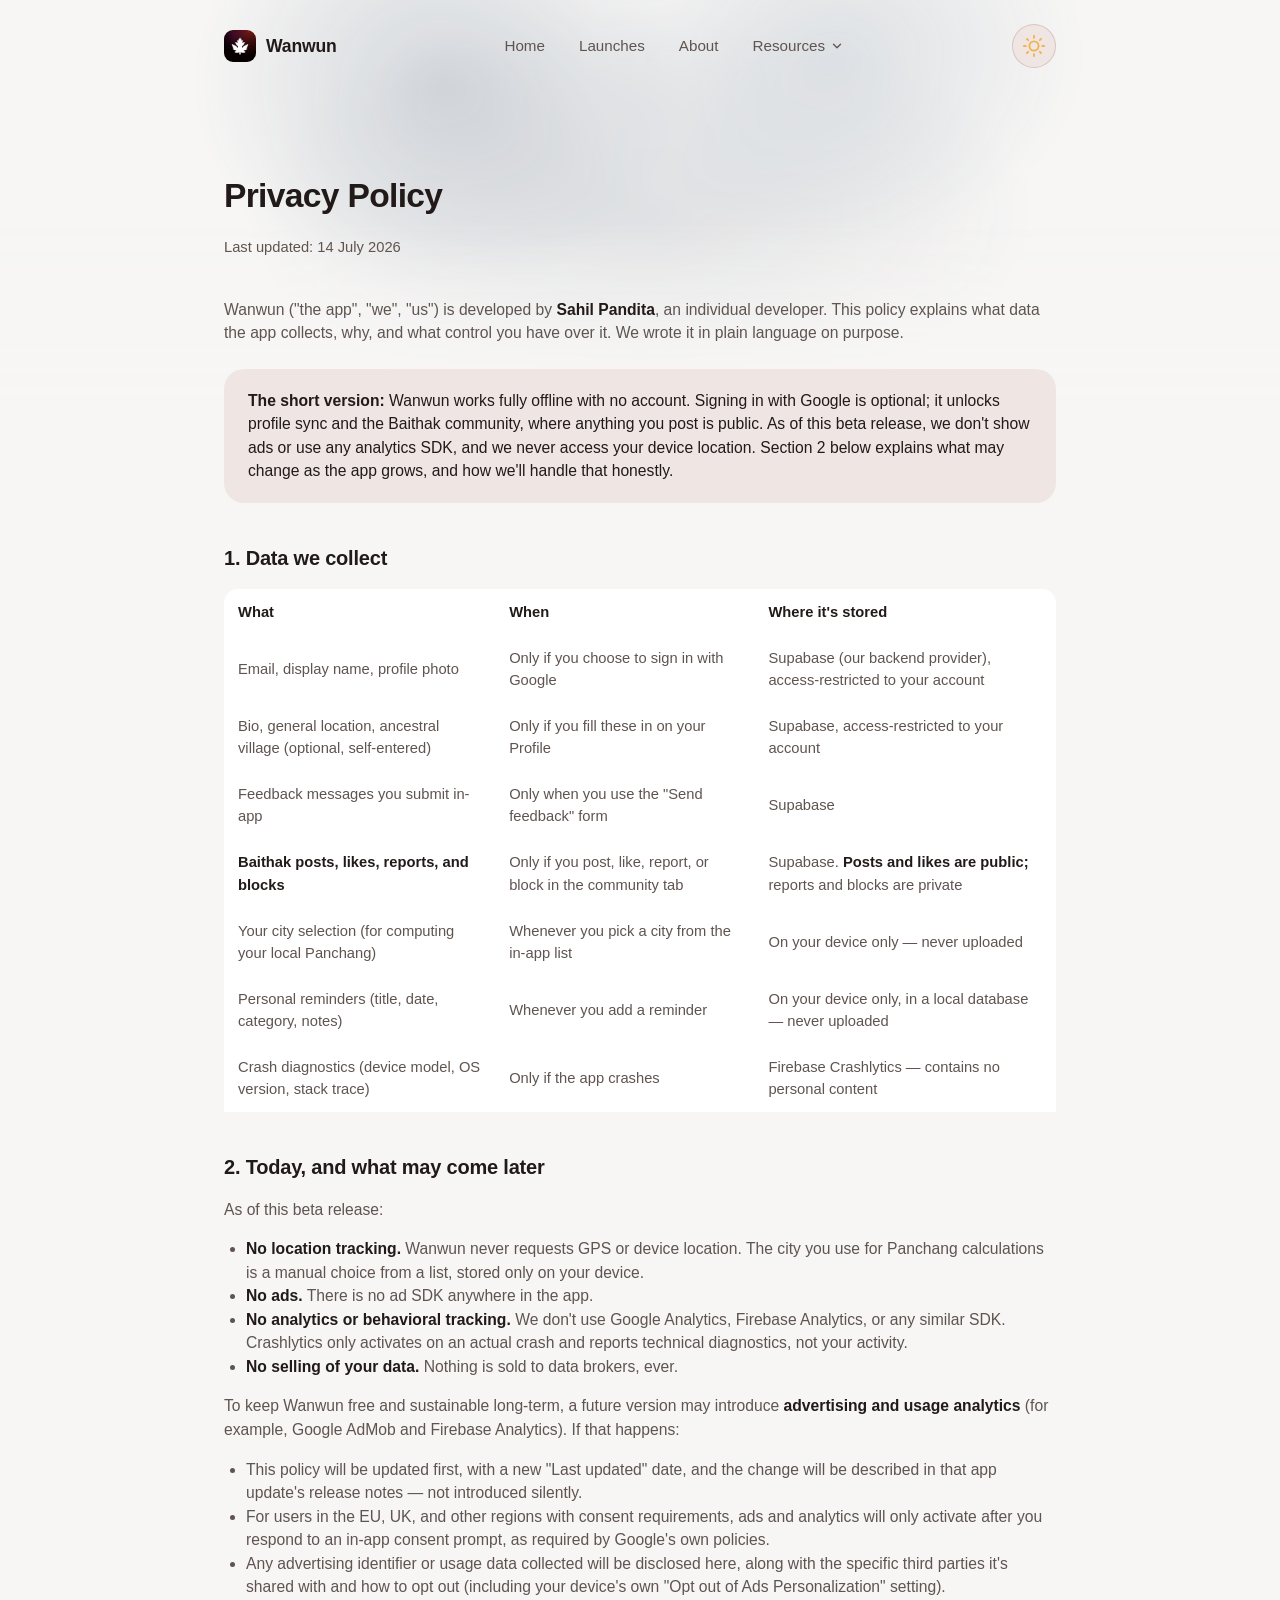
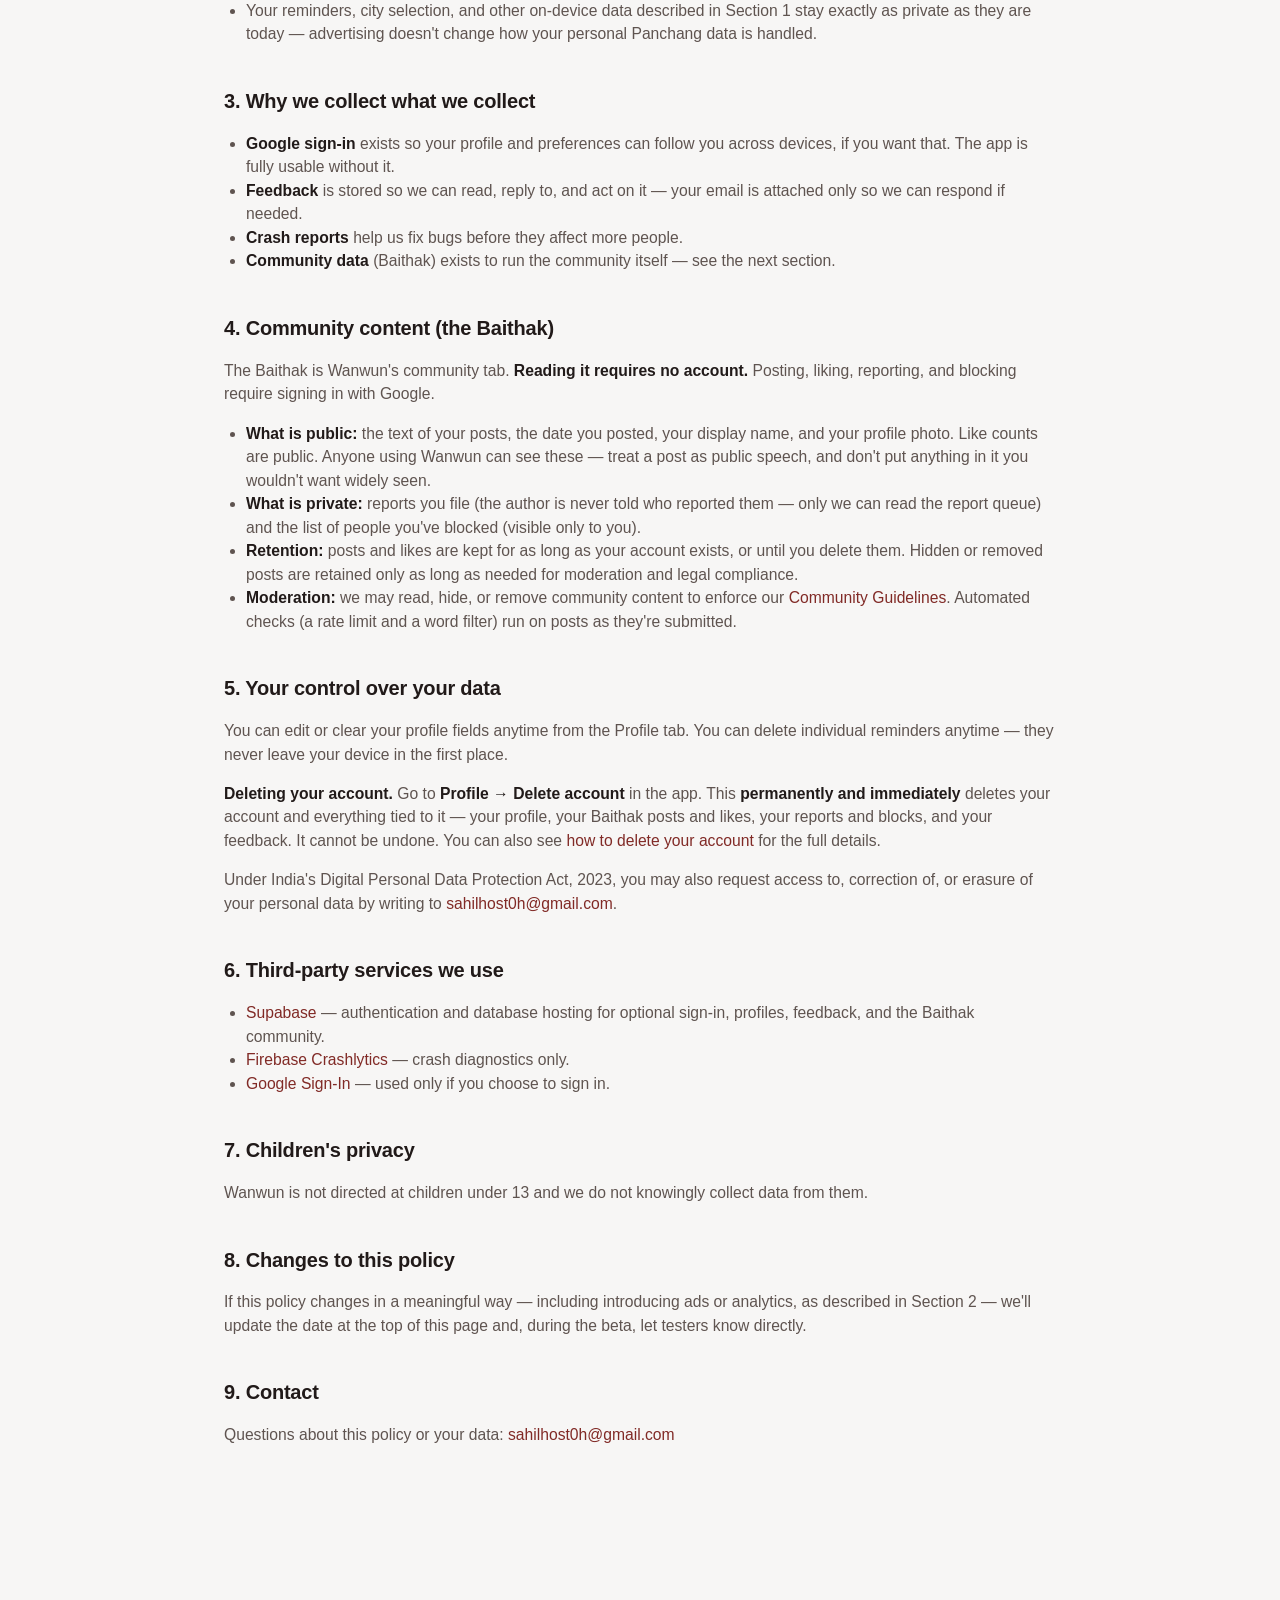
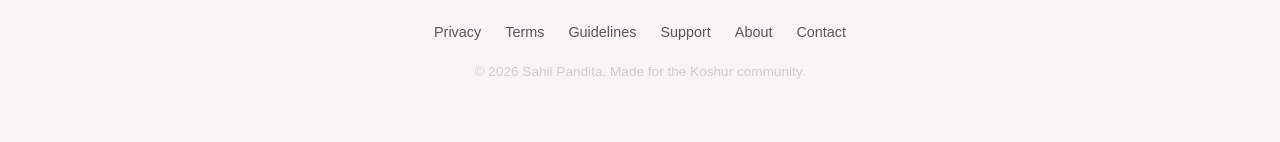
<file: privacy.html>
<!doctype html>
<html lang="en">
<head>
<meta charset="utf-8">
<script>(function(){var t=localStorage.getItem("wanwun-theme")||(window.matchMedia("(prefers-color-scheme: light)").matches?"light":"dark");if(t==="light")document.documentElement.setAttribute("data-theme","light");})();</script>
<meta name="viewport" content="width=device-width, initial-scale=1">
<title>Privacy Policy — Wanwun</title>
<meta name="description" content="Wanwun's privacy policy: what data we collect, why, and how you can delete it.">
<link rel="icon" href="assets/favicon-192.png" type="image/png">
<link rel="stylesheet" href="assets/style.css">
<script src="assets/theme-toggle.js" defer></script>
</head>
<body>

<div class="site-backdrop compact" aria-hidden="true">
  <div class="aurora"></div>
</div>

<header class="site-nav">
  <div class="wrap">
    <a class="brand" href="index.html"><img src="assets/favicon-192.png" alt=""> Wanwun</a>
    <nav class="links">
      <a href="index.html">Home</a>
      <a href="launches/">Launches</a>
      <a href="about.html">About</a>
      <div class="nav-dd">
        <button class="nav-dd-toggle" type="button" aria-expanded="false" aria-haspopup="true">Resources
          <svg class="dd-chev" viewBox="0 0 24 24" fill="none" stroke="currentColor" stroke-width="2.2" stroke-linecap="round" stroke-linejoin="round" aria-hidden="true"><polyline points="6 9 12 15 18 9"/></svg>
        </button>
        <div class="nav-dd-panel">
          <div class="nav-dd-card">
            <div class="dd-col">
              <span class="dd-label">Discover</span>
            <a class="dd-item" href="launches/">
              <span class="dd-ico"><svg viewBox="0 0 24 24" fill="none" stroke="currentColor" stroke-width="2" stroke-linecap="round" stroke-linejoin="round" aria-hidden="true"><polygon points="13 2 3 14 12 14 11 22 21 10 12 10 13 2"/></svg></span>
              <span class="dd-txt"><strong>Launches</strong><small>What&#8217;s new in Wanwun</small></span>
            </a>
            <a class="dd-item" href="guidelines.html">
              <span class="dd-ico"><svg viewBox="0 0 24 24" fill="none" stroke="currentColor" stroke-width="2" stroke-linecap="round" stroke-linejoin="round" aria-hidden="true"><path d="M12 22s8-4 8-10V5l-8-3-8 3v7c0 6 8 10 8 10z"/></svg></span>
              <span class="dd-txt"><strong>Community Guidelines</strong><small>The Baithak&#8217;s house rules</small></span>
            </a>
            <a class="dd-item" href="support.html">
              <span class="dd-ico"><svg viewBox="0 0 24 24" fill="none" stroke="currentColor" stroke-width="2" stroke-linecap="round" stroke-linejoin="round" aria-hidden="true"><circle cx="12" cy="12" r="10"/><path d="M9.09 9a3 3 0 0 1 5.83 1c0 2-3 3-3 3"/><line x1="12" y1="17" x2="12.01" y2="17"/></svg></span>
              <span class="dd-txt"><strong>Support</strong><small>Get help or say hello</small></span>
            </a>
            </div>
            <div class="dd-col">
              <span class="dd-label">Legal &amp; account</span>
            <a class="dd-item" href="privacy.html">
              <span class="dd-ico"><svg viewBox="0 0 24 24" fill="none" stroke="currentColor" stroke-width="2" stroke-linecap="round" stroke-linejoin="round" aria-hidden="true"><rect x="3" y="11" width="18" height="11" rx="2" ry="2"/><path d="M7 11V7a5 5 0 0 1 10 0v4"/></svg></span>
              <span class="dd-txt"><strong>Privacy Policy</strong><small>What we collect, and why</small></span>
            </a>
            <a class="dd-item" href="terms.html">
              <span class="dd-ico"><svg viewBox="0 0 24 24" fill="none" stroke="currentColor" stroke-width="2" stroke-linecap="round" stroke-linejoin="round" aria-hidden="true"><path d="M14 2H6a2 2 0 0 0-2 2v16a2 2 0 0 0 2 2h12a2 2 0 0 0 2-2V8z"/><polyline points="14 2 14 8 20 8"/><line x1="16" y1="13" x2="8" y2="13"/><line x1="16" y1="17" x2="8" y2="17"/></svg></span>
              <span class="dd-txt"><strong>Terms of Service</strong><small>The fine print, kept short</small></span>
            </a>
            <a class="dd-item" href="delete-account.html">
              <span class="dd-ico"><svg viewBox="0 0 24 24" fill="none" stroke="currentColor" stroke-width="2" stroke-linecap="round" stroke-linejoin="round" aria-hidden="true"><path d="M16 21v-2a4 4 0 0 0-4-4H5a4 4 0 0 0-4 4v2"/><circle cx="8.5" cy="7" r="4"/><line x1="18" y1="8" x2="23" y2="13"/><line x1="23" y1="8" x2="18" y2="13"/></svg></span>
              <span class="dd-txt"><strong>Delete account</strong><small>Remove your account &amp; data</small></span>
            </a>
            </div>
          </div>
        </div>
      </div>
    </nav>
    <button class="theme-toggle" id="themeToggle" type="button" aria-label="Switch between light and dark theme">
      <svg class="icon-sun" viewBox="0 0 24 24" fill="none" stroke="currentColor" stroke-width="2" stroke-linecap="round" stroke-linejoin="round"><circle cx="12" cy="12" r="5"/><line x1="12" y1="1" x2="12" y2="3"/><line x1="12" y1="21" x2="12" y2="23"/><line x1="4.22" y1="4.22" x2="5.64" y2="5.64"/><line x1="18.36" y1="18.36" x2="19.78" y2="19.78"/><line x1="1" y1="12" x2="3" y2="12"/><line x1="21" y1="12" x2="23" y2="12"/><line x1="4.22" y1="19.78" x2="5.64" y2="18.36"/><line x1="18.36" y1="5.64" x2="19.78" y2="4.22"/></svg>
      <svg class="icon-moon" viewBox="0 0 24 24" fill="currentColor"><path d="M21 12.79A9 9 0 1 1 11.21 3 7 7 0 0 0 21 12.79z"/></svg>
    </button>
  </div>
</header>

<main class="doc">
  <div class="wrap">
    <h1>Privacy Policy</h1>
    <p class="updated">Last updated: 14 July 2026</p>

    <p>Wanwun ("the app", "we", "us") is developed by <strong>Sahil Pandita</strong>, an
    individual developer. This policy explains what data the app collects, why, and what
    control you have over it. We wrote it in plain language on purpose.</p>

    <div class="callout">
      <p><strong>The short version:</strong> Wanwun works fully offline with no account.
      Signing in with Google is optional; it unlocks profile sync and the Baithak community, where anything you post is public. As of this beta
      release, we don't show ads or use any analytics SDK, and we never access your device
      location. Section 2 below explains what may change as the app grows, and how we'll
      handle that honestly.</p>
    </div>

    <h2>1. Data we collect</h2>

    <table>
      <tr><th>What</th><th>When</th><th>Where it's stored</th></tr>
      <tr>
        <td>Email, display name, profile photo</td>
        <td>Only if you choose to sign in with Google</td>
        <td>Supabase (our backend provider), access-restricted to your account</td>
      </tr>
      <tr>
        <td>Bio, general location, ancestral village (optional, self-entered)</td>
        <td>Only if you fill these in on your Profile</td>
        <td>Supabase, access-restricted to your account</td>
      </tr>
      <tr>
        <td>Feedback messages you submit in-app</td>
        <td>Only when you use the "Send feedback" form</td>
        <td>Supabase</td>
      </tr>
      <tr>
        <td><strong>Baithak posts, likes, reports, and blocks</strong></td>
        <td>Only if you post, like, report, or block in the community tab</td>
        <td>Supabase. <strong>Posts and likes are public;</strong> reports and blocks are private</td>
      </tr>
      <tr>
        <td>Your city selection (for computing your local Panchang)</td>
        <td>Whenever you pick a city from the in-app list</td>
        <td>On your device only — never uploaded</td>
      </tr>
      <tr>
        <td>Personal reminders (title, date, category, notes)</td>
        <td>Whenever you add a reminder</td>
        <td>On your device only, in a local database — never uploaded</td>
      </tr>
      <tr>
        <td>Crash diagnostics (device model, OS version, stack trace)</td>
        <td>Only if the app crashes</td>
        <td>Firebase Crashlytics — contains no personal content</td>
      </tr>
    </table>

    <h2>2. Today, and what may come later</h2>
    <p>As of this beta release:</p>
    <ul>
      <li><strong>No location tracking.</strong> Wanwun never requests GPS or device
        location. The city you use for Panchang calculations is a manual choice from a
        list, stored only on your device.</li>
      <li><strong>No ads.</strong> There is no ad SDK anywhere in the app.</li>
      <li><strong>No analytics or behavioral tracking.</strong> We don't use Google
        Analytics, Firebase Analytics, or any similar SDK. Crashlytics only activates on
        an actual crash and reports technical diagnostics, not your activity.</li>
      <li><strong>No selling of your data.</strong> Nothing is sold to data brokers, ever.</li>
    </ul>
    <p>To keep Wanwun free and sustainable long-term, a future version may introduce
    <strong>advertising and usage analytics</strong> (for example, Google AdMob and Firebase
    Analytics). If that happens:</p>
    <ul>
      <li>This policy will be updated first, with a new "Last updated" date, and the change
        will be described in that app update's release notes — not introduced silently.</li>
      <li>For users in the EU, UK, and other regions with consent requirements, ads and
        analytics will only activate after you respond to an in-app consent prompt, as
        required by Google's own policies.</li>
      <li>Any advertising identifier or usage data collected will be disclosed here, along
        with the specific third parties it's shared with and how to opt out (including
        your device's own "Opt out of Ads Personalization" setting).</li>
      <li>Your reminders, city selection, and other on-device data described in Section 1
        stay exactly as private as they are today — advertising doesn't change how your
        personal Panchang data is handled.</li>
    </ul>

    <h2>3. Why we collect what we collect</h2>
    <ul>
      <li><strong>Google sign-in</strong> exists so your profile and preferences can follow
        you across devices, if you want that. The app is fully usable without it.</li>
      <li><strong>Feedback</strong> is stored so we can read, reply to, and act on it — your
        email is attached only so we can respond if needed.</li>
      <li><strong>Crash reports</strong> help us fix bugs before they affect more people.</li>
      <li><strong>Community data</strong> (Baithak) exists to run the community itself — see
        the next section.</li>
    </ul>

    <h2>4. Community content (the Baithak)</h2>
    <p>The Baithak is Wanwun's community tab. <strong>Reading it requires no account.</strong>
    Posting, liking, reporting, and blocking require signing in with Google.</p>
    <ul>
      <li><strong>What is public:</strong> the text of your posts, the date you posted, your
        display name, and your profile photo. Like counts are public. Anyone using Wanwun can
        see these — treat a post as public speech, and don't put anything in it you wouldn't
        want widely seen.</li>
      <li><strong>What is private:</strong> reports you file (the author is never told who
        reported them — only we can read the report queue) and the list of people you've
        blocked (visible only to you).</li>
      <li><strong>Retention:</strong> posts and likes are kept for as long as your account
        exists, or until you delete them. Hidden or removed posts are retained only as long as
        needed for moderation and legal compliance.</li>
      <li><strong>Moderation:</strong> we may read, hide, or remove community content to
        enforce our <a href="guidelines.html">Community Guidelines</a>. Automated checks
        (a rate limit and a word filter) run on posts as they're submitted.</li>
    </ul>

    <h2>5. Your control over your data</h2>
    <p>You can edit or clear your profile fields anytime from the Profile tab. You can
    delete individual reminders anytime — they never leave your device in the first place.</p>
    <p><strong>Deleting your account.</strong> Go to <strong>Profile → Delete account</strong>
    in the app. This <strong>permanently and immediately</strong> deletes your account and
    everything tied to it — your profile, your Baithak posts and likes, your reports and
    blocks, and your feedback. It cannot be undone. You can also see
    <a href="delete-account.html">how to delete your account</a> for the full details.</p>
    <p>Under India's Digital Personal Data Protection Act, 2023, you may also request access
    to, correction of, or erasure of your personal data by writing to
    <a href="mailto:sahilhost0h@gmail.com">sahilhost0h@gmail.com</a>.</p>

    <h2>6. Third-party services we use</h2>
    <ul>
      <li><a href="https://supabase.com/privacy" target="_blank" rel="noopener">Supabase</a>
        — authentication and database hosting for optional sign-in, profiles, feedback, and the Baithak community.</li>
      <li><a href="https://firebase.google.com/support/privacy" target="_blank" rel="noopener">Firebase
        Crashlytics</a> — crash diagnostics only.</li>
      <li><a href="https://developers.google.com/identity" target="_blank" rel="noopener">Google
        Sign-In</a> — used only if you choose to sign in.</li>
    </ul>

    <h2>7. Children's privacy</h2>
    <p>Wanwun is not directed at children under 13 and we do not knowingly collect data
    from them.</p>

    <h2>8. Changes to this policy</h2>
    <p>If this policy changes in a meaningful way — including introducing ads or
    analytics, as described in Section 2 — we'll update the date at the top of this page
    and, during the beta, let testers know directly.</p>

    <h2>9. Contact</h2>
    <p>Questions about this policy or your data:
    <a href="mailto:sahilhost0h@gmail.com">sahilhost0h@gmail.com</a></p>
  </div>
</main>

<footer>
  <div class="wrap">
    <div class="foot-links">
      <a href="privacy.html">Privacy</a>
      <a href="terms.html">Terms</a>
      <a href="guidelines.html">Guidelines</a>
      <a href="support.html">Support</a>
      <a href="about.html">About</a>
      <a href="mailto:sahilhost0h@gmail.com">Contact</a>
    </div>
    <div class="copyright">© 2026 Sahil Pandita. Made for the Koshur community.</div>
  </div>
</footer>

</body>
</html>
</file>
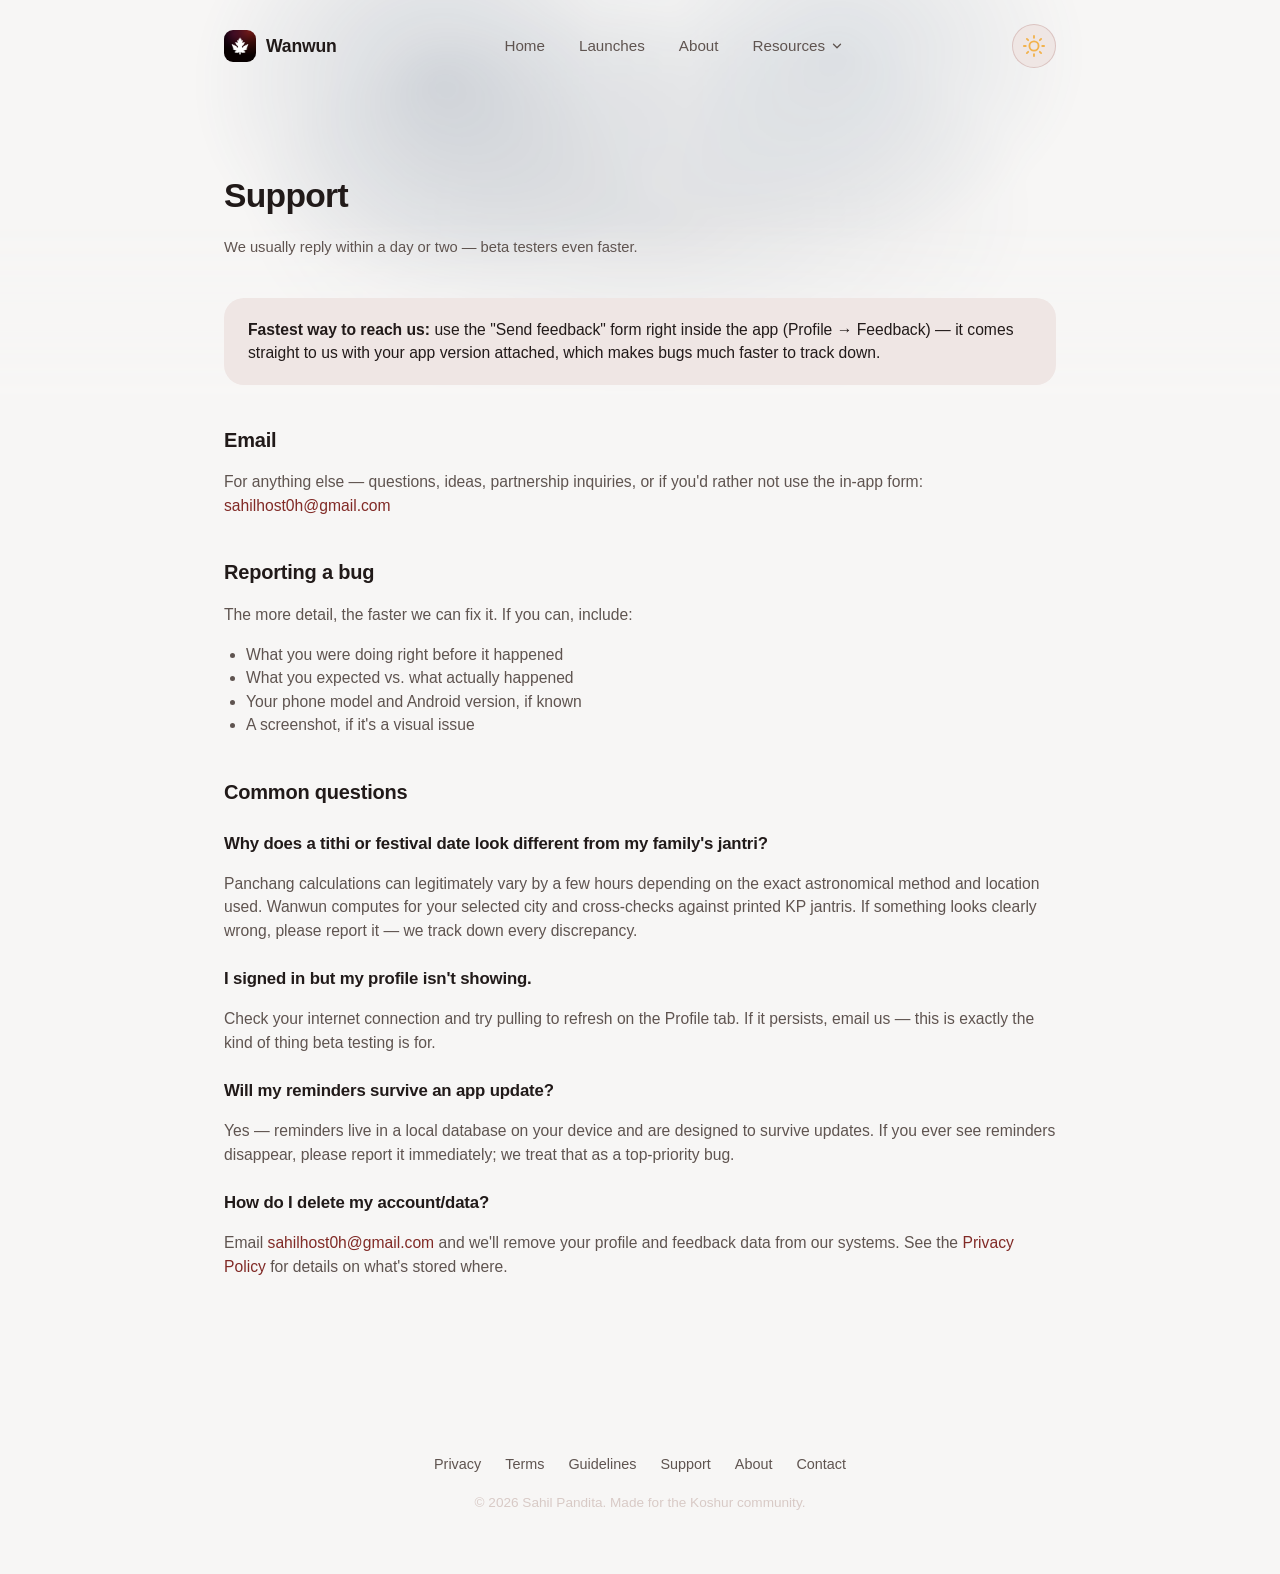
<file: support.html>
<!doctype html>
<html lang="en">
<head>
<meta charset="utf-8">
<script>(function(){var t=localStorage.getItem("wanwun-theme")||(window.matchMedia("(prefers-color-scheme: light)").matches?"light":"dark");if(t==="light")document.documentElement.setAttribute("data-theme","light");})();</script>
<meta name="viewport" content="width=device-width, initial-scale=1">
<title>Support — Wanwun</title>
<meta name="description" content="Get help with Wanwun, report a bug, or ask a question.">
<link rel="icon" href="assets/favicon-192.png" type="image/png">
<link rel="stylesheet" href="assets/style.css">
<script src="assets/theme-toggle.js" defer></script>
</head>
<body>

<div class="site-backdrop compact" aria-hidden="true">
  <div class="aurora"></div>
</div>

<header class="site-nav">
  <div class="wrap">
    <a class="brand" href="index.html"><img src="assets/favicon-192.png" alt=""> Wanwun</a>
    <nav class="links">
      <a href="index.html">Home</a>
      <a href="launches/">Launches</a>
      <a href="about.html">About</a>
      <div class="nav-dd">
        <button class="nav-dd-toggle" type="button" aria-expanded="false" aria-haspopup="true">Resources
          <svg class="dd-chev" viewBox="0 0 24 24" fill="none" stroke="currentColor" stroke-width="2.2" stroke-linecap="round" stroke-linejoin="round" aria-hidden="true"><polyline points="6 9 12 15 18 9"/></svg>
        </button>
        <div class="nav-dd-panel">
          <div class="nav-dd-card">
            <div class="dd-col">
              <span class="dd-label">Discover</span>
            <a class="dd-item" href="launches/">
              <span class="dd-ico"><svg viewBox="0 0 24 24" fill="none" stroke="currentColor" stroke-width="2" stroke-linecap="round" stroke-linejoin="round" aria-hidden="true"><polygon points="13 2 3 14 12 14 11 22 21 10 12 10 13 2"/></svg></span>
              <span class="dd-txt"><strong>Launches</strong><small>What&#8217;s new in Wanwun</small></span>
            </a>
            <a class="dd-item" href="guidelines.html">
              <span class="dd-ico"><svg viewBox="0 0 24 24" fill="none" stroke="currentColor" stroke-width="2" stroke-linecap="round" stroke-linejoin="round" aria-hidden="true"><path d="M12 22s8-4 8-10V5l-8-3-8 3v7c0 6 8 10 8 10z"/></svg></span>
              <span class="dd-txt"><strong>Community Guidelines</strong><small>The Baithak&#8217;s house rules</small></span>
            </a>
            <a class="dd-item" href="support.html">
              <span class="dd-ico"><svg viewBox="0 0 24 24" fill="none" stroke="currentColor" stroke-width="2" stroke-linecap="round" stroke-linejoin="round" aria-hidden="true"><circle cx="12" cy="12" r="10"/><path d="M9.09 9a3 3 0 0 1 5.83 1c0 2-3 3-3 3"/><line x1="12" y1="17" x2="12.01" y2="17"/></svg></span>
              <span class="dd-txt"><strong>Support</strong><small>Get help or say hello</small></span>
            </a>
            </div>
            <div class="dd-col">
              <span class="dd-label">Legal &amp; account</span>
            <a class="dd-item" href="privacy.html">
              <span class="dd-ico"><svg viewBox="0 0 24 24" fill="none" stroke="currentColor" stroke-width="2" stroke-linecap="round" stroke-linejoin="round" aria-hidden="true"><rect x="3" y="11" width="18" height="11" rx="2" ry="2"/><path d="M7 11V7a5 5 0 0 1 10 0v4"/></svg></span>
              <span class="dd-txt"><strong>Privacy Policy</strong><small>What we collect, and why</small></span>
            </a>
            <a class="dd-item" href="terms.html">
              <span class="dd-ico"><svg viewBox="0 0 24 24" fill="none" stroke="currentColor" stroke-width="2" stroke-linecap="round" stroke-linejoin="round" aria-hidden="true"><path d="M14 2H6a2 2 0 0 0-2 2v16a2 2 0 0 0 2 2h12a2 2 0 0 0 2-2V8z"/><polyline points="14 2 14 8 20 8"/><line x1="16" y1="13" x2="8" y2="13"/><line x1="16" y1="17" x2="8" y2="17"/></svg></span>
              <span class="dd-txt"><strong>Terms of Service</strong><small>The fine print, kept short</small></span>
            </a>
            <a class="dd-item" href="delete-account.html">
              <span class="dd-ico"><svg viewBox="0 0 24 24" fill="none" stroke="currentColor" stroke-width="2" stroke-linecap="round" stroke-linejoin="round" aria-hidden="true"><path d="M16 21v-2a4 4 0 0 0-4-4H5a4 4 0 0 0-4 4v2"/><circle cx="8.5" cy="7" r="4"/><line x1="18" y1="8" x2="23" y2="13"/><line x1="23" y1="8" x2="18" y2="13"/></svg></span>
              <span class="dd-txt"><strong>Delete account</strong><small>Remove your account &amp; data</small></span>
            </a>
            </div>
          </div>
        </div>
      </div>
    </nav>
    <button class="theme-toggle" id="themeToggle" type="button" aria-label="Switch between light and dark theme">
      <svg class="icon-sun" viewBox="0 0 24 24" fill="none" stroke="currentColor" stroke-width="2" stroke-linecap="round" stroke-linejoin="round"><circle cx="12" cy="12" r="5"/><line x1="12" y1="1" x2="12" y2="3"/><line x1="12" y1="21" x2="12" y2="23"/><line x1="4.22" y1="4.22" x2="5.64" y2="5.64"/><line x1="18.36" y1="18.36" x2="19.78" y2="19.78"/><line x1="1" y1="12" x2="3" y2="12"/><line x1="21" y1="12" x2="23" y2="12"/><line x1="4.22" y1="19.78" x2="5.64" y2="18.36"/><line x1="18.36" y1="5.64" x2="19.78" y2="4.22"/></svg>
      <svg class="icon-moon" viewBox="0 0 24 24" fill="currentColor"><path d="M21 12.79A9 9 0 1 1 11.21 3 7 7 0 0 0 21 12.79z"/></svg>
    </button>
  </div>
</header>

<main class="doc">
  <div class="wrap">
    <h1>Support</h1>
    <p class="updated">We usually reply within a day or two — beta testers even faster.</p>

    <div class="callout">
      <p><strong>Fastest way to reach us:</strong> use the "Send feedback" form right inside
      the app (Profile → Feedback) — it comes straight to us with your app version attached,
      which makes bugs much faster to track down.</p>
    </div>

    <h2>Email</h2>
    <p>For anything else — questions, ideas, partnership inquiries, or if you'd rather not
    use the in-app form: <a href="mailto:sahilhost0h@gmail.com">sahilhost0h@gmail.com</a></p>

    <h2>Reporting a bug</h2>
    <p>The more detail, the faster we can fix it. If you can, include:</p>
    <ul>
      <li>What you were doing right before it happened</li>
      <li>What you expected vs. what actually happened</li>
      <li>Your phone model and Android version, if known</li>
      <li>A screenshot, if it's a visual issue</li>
    </ul>

    <h2>Common questions</h2>

    <h2 style="margin-top:24px;font-size:1.05rem;">Why does a tithi or festival date look
    different from my family's jantri?</h2>
    <p>Panchang calculations can legitimately vary by a few hours depending on the exact
    astronomical method and location used. Wanwun computes for your selected city and
    cross-checks against printed KP jantris. If something looks clearly wrong, please
    report it — we track down every discrepancy.</p>

    <h2 style="margin-top:24px;font-size:1.05rem;">I signed in but my profile isn't showing.</h2>
    <p>Check your internet connection and try pulling to refresh on the Profile tab. If it
    persists, email us — this is exactly the kind of thing beta testing is for.</p>

    <h2 style="margin-top:24px;font-size:1.05rem;">Will my reminders survive an app update?</h2>
    <p>Yes — reminders live in a local database on your device and are designed to survive
    updates. If you ever see reminders disappear, please report it immediately; we treat
    that as a top-priority bug.</p>

    <h2 style="margin-top:24px;font-size:1.05rem;">How do I delete my account/data?</h2>
    <p>Email <a href="mailto:sahilhost0h@gmail.com">sahilhost0h@gmail.com</a> and we'll
    remove your profile and feedback data from our systems. See the
    <a href="privacy.html">Privacy Policy</a> for details on what's stored where.</p>
  </div>
</main>

<footer>
  <div class="wrap">
    <div class="foot-links">
      <a href="privacy.html">Privacy</a>
      <a href="terms.html">Terms</a>
      <a href="guidelines.html">Guidelines</a>
      <a href="support.html">Support</a>
      <a href="about.html">About</a>
      <a href="mailto:sahilhost0h@gmail.com">Contact</a>
    </div>
    <div class="copyright">© 2026 Sahil Pandita. Made for the Koshur community.</div>
  </div>
</footer>

</body>
</html>
</file>
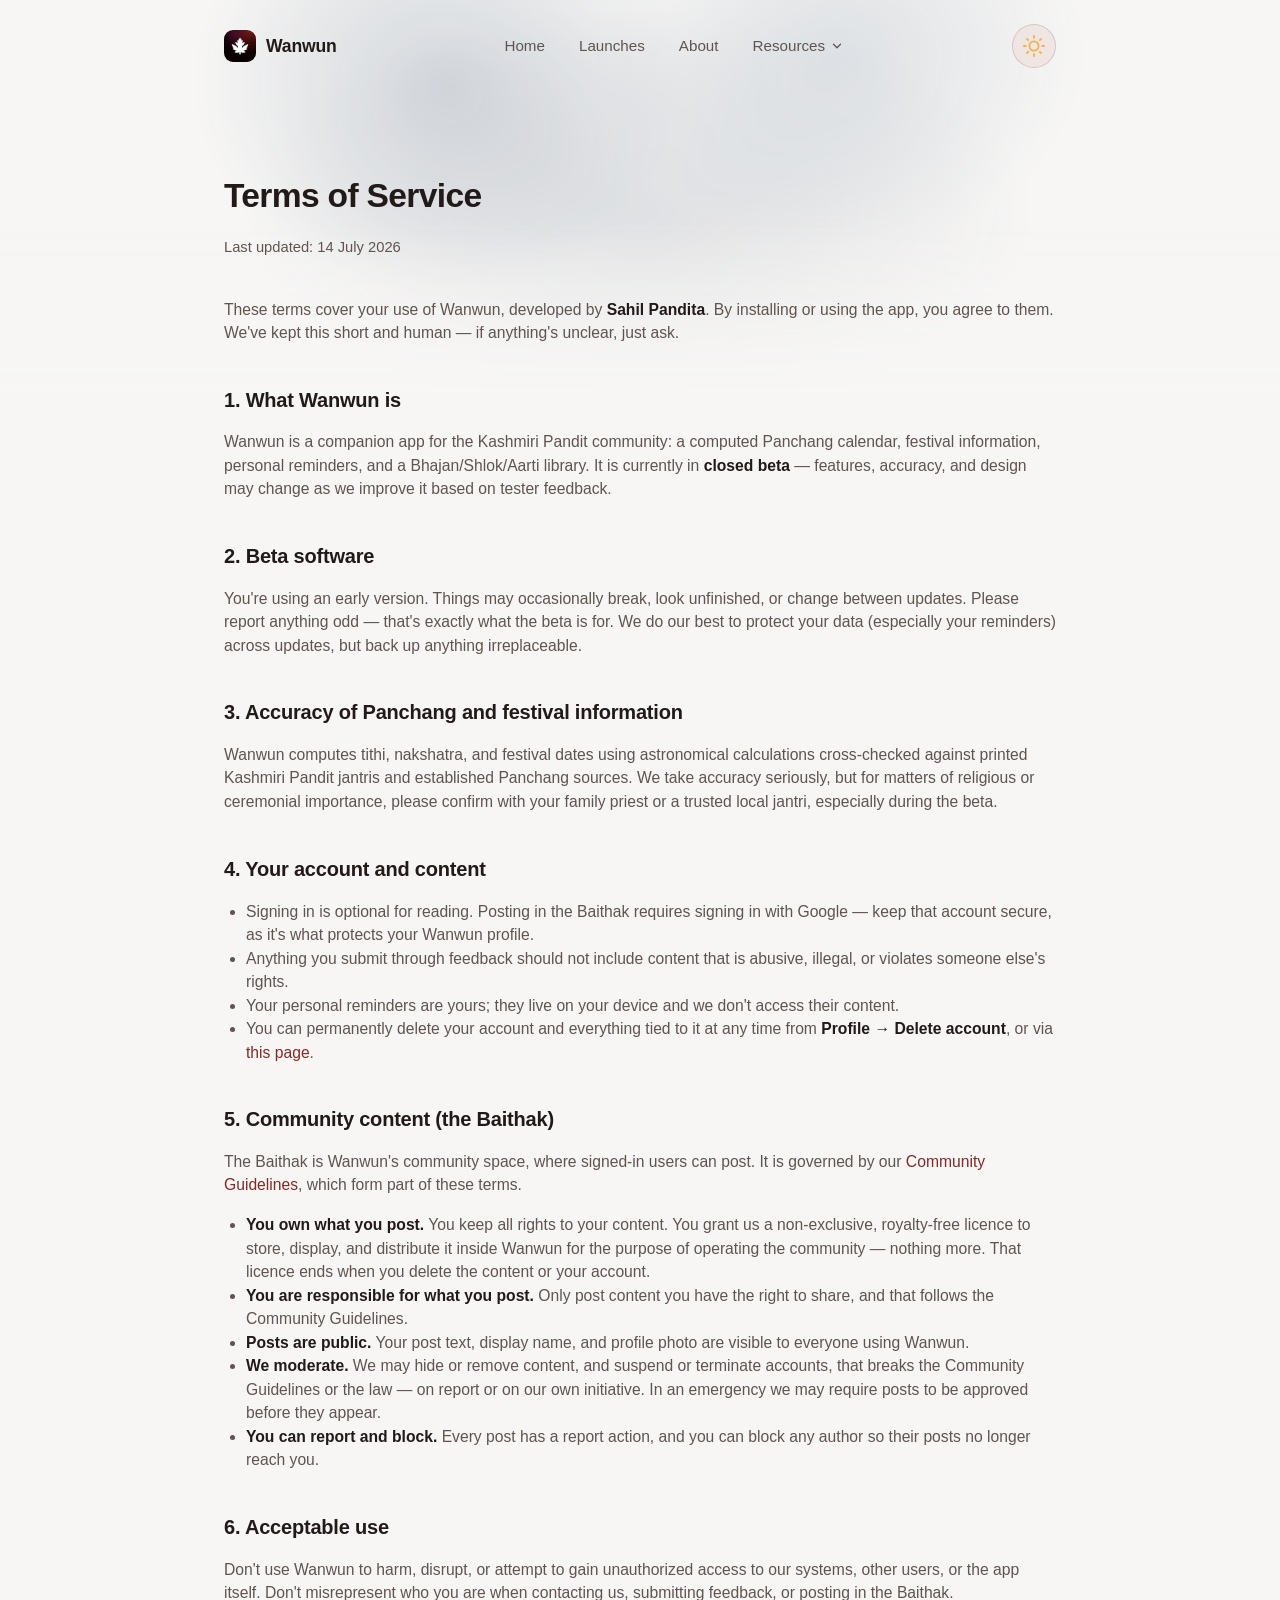
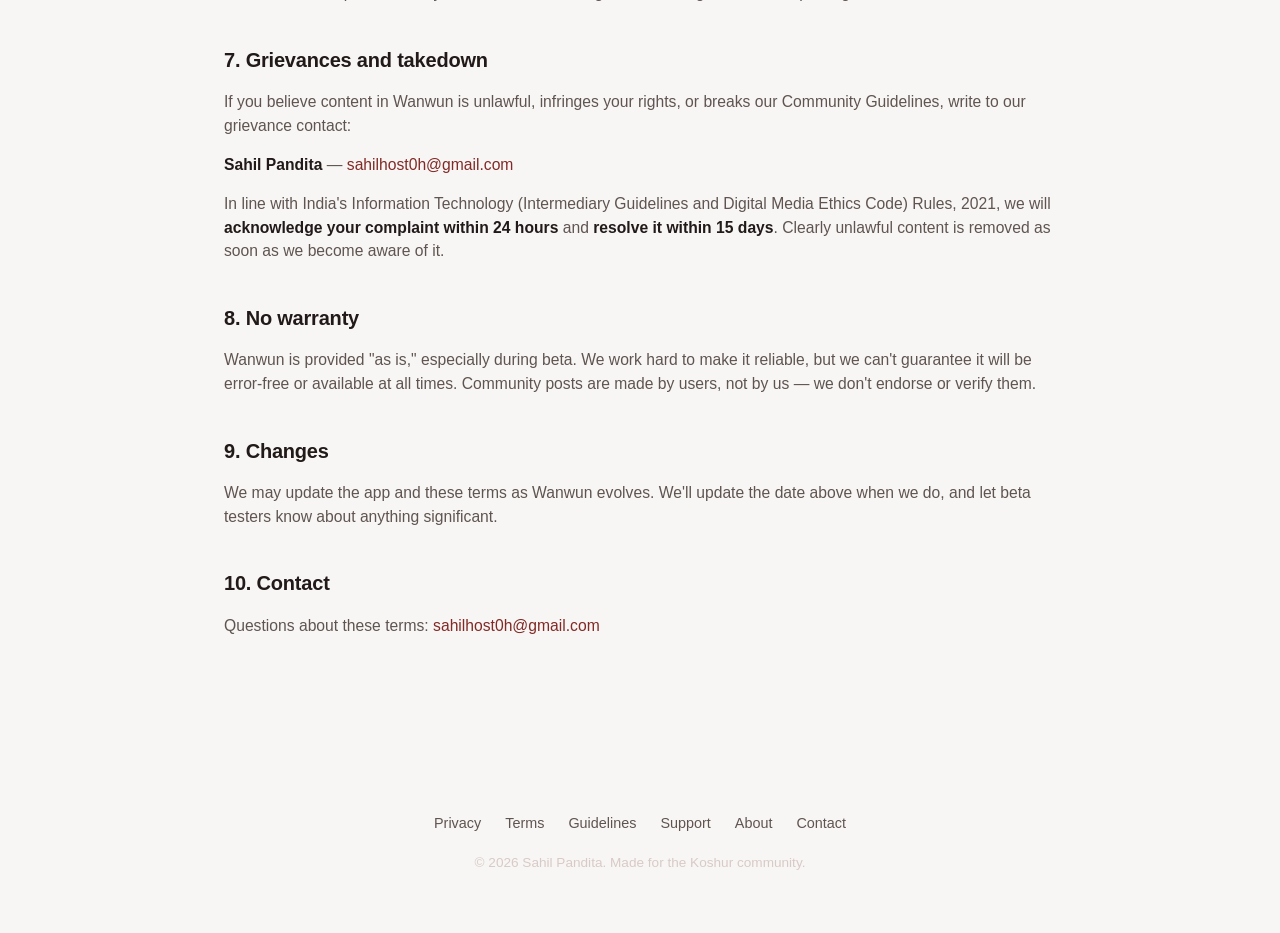
<file: terms.html>
<!doctype html>
<html lang="en">
<head>
<meta charset="utf-8">
<script>(function(){var t=localStorage.getItem("wanwun-theme")||(window.matchMedia("(prefers-color-scheme: light)").matches?"light":"dark");if(t==="light")document.documentElement.setAttribute("data-theme","light");})();</script>
<meta name="viewport" content="width=device-width, initial-scale=1">
<title>Terms of Service — Wanwun</title>
<meta name="description" content="Wanwun's terms of service.">
<link rel="icon" href="assets/favicon-192.png" type="image/png">
<link rel="stylesheet" href="assets/style.css">
<script src="assets/theme-toggle.js" defer></script>
</head>
<body>

<div class="site-backdrop compact" aria-hidden="true">
  <div class="aurora"></div>
</div>

<header class="site-nav">
  <div class="wrap">
    <a class="brand" href="index.html"><img src="assets/favicon-192.png" alt=""> Wanwun</a>
    <nav class="links">
      <a href="index.html">Home</a>
      <a href="launches/">Launches</a>
      <a href="about.html">About</a>
      <div class="nav-dd">
        <button class="nav-dd-toggle" type="button" aria-expanded="false" aria-haspopup="true">Resources
          <svg class="dd-chev" viewBox="0 0 24 24" fill="none" stroke="currentColor" stroke-width="2.2" stroke-linecap="round" stroke-linejoin="round" aria-hidden="true"><polyline points="6 9 12 15 18 9"/></svg>
        </button>
        <div class="nav-dd-panel">
          <div class="nav-dd-card">
            <div class="dd-col">
              <span class="dd-label">Discover</span>
            <a class="dd-item" href="launches/">
              <span class="dd-ico"><svg viewBox="0 0 24 24" fill="none" stroke="currentColor" stroke-width="2" stroke-linecap="round" stroke-linejoin="round" aria-hidden="true"><polygon points="13 2 3 14 12 14 11 22 21 10 12 10 13 2"/></svg></span>
              <span class="dd-txt"><strong>Launches</strong><small>What&#8217;s new in Wanwun</small></span>
            </a>
            <a class="dd-item" href="guidelines.html">
              <span class="dd-ico"><svg viewBox="0 0 24 24" fill="none" stroke="currentColor" stroke-width="2" stroke-linecap="round" stroke-linejoin="round" aria-hidden="true"><path d="M12 22s8-4 8-10V5l-8-3-8 3v7c0 6 8 10 8 10z"/></svg></span>
              <span class="dd-txt"><strong>Community Guidelines</strong><small>The Baithak&#8217;s house rules</small></span>
            </a>
            <a class="dd-item" href="support.html">
              <span class="dd-ico"><svg viewBox="0 0 24 24" fill="none" stroke="currentColor" stroke-width="2" stroke-linecap="round" stroke-linejoin="round" aria-hidden="true"><circle cx="12" cy="12" r="10"/><path d="M9.09 9a3 3 0 0 1 5.83 1c0 2-3 3-3 3"/><line x1="12" y1="17" x2="12.01" y2="17"/></svg></span>
              <span class="dd-txt"><strong>Support</strong><small>Get help or say hello</small></span>
            </a>
            </div>
            <div class="dd-col">
              <span class="dd-label">Legal &amp; account</span>
            <a class="dd-item" href="privacy.html">
              <span class="dd-ico"><svg viewBox="0 0 24 24" fill="none" stroke="currentColor" stroke-width="2" stroke-linecap="round" stroke-linejoin="round" aria-hidden="true"><rect x="3" y="11" width="18" height="11" rx="2" ry="2"/><path d="M7 11V7a5 5 0 0 1 10 0v4"/></svg></span>
              <span class="dd-txt"><strong>Privacy Policy</strong><small>What we collect, and why</small></span>
            </a>
            <a class="dd-item" href="terms.html">
              <span class="dd-ico"><svg viewBox="0 0 24 24" fill="none" stroke="currentColor" stroke-width="2" stroke-linecap="round" stroke-linejoin="round" aria-hidden="true"><path d="M14 2H6a2 2 0 0 0-2 2v16a2 2 0 0 0 2 2h12a2 2 0 0 0 2-2V8z"/><polyline points="14 2 14 8 20 8"/><line x1="16" y1="13" x2="8" y2="13"/><line x1="16" y1="17" x2="8" y2="17"/></svg></span>
              <span class="dd-txt"><strong>Terms of Service</strong><small>The fine print, kept short</small></span>
            </a>
            <a class="dd-item" href="delete-account.html">
              <span class="dd-ico"><svg viewBox="0 0 24 24" fill="none" stroke="currentColor" stroke-width="2" stroke-linecap="round" stroke-linejoin="round" aria-hidden="true"><path d="M16 21v-2a4 4 0 0 0-4-4H5a4 4 0 0 0-4 4v2"/><circle cx="8.5" cy="7" r="4"/><line x1="18" y1="8" x2="23" y2="13"/><line x1="23" y1="8" x2="18" y2="13"/></svg></span>
              <span class="dd-txt"><strong>Delete account</strong><small>Remove your account &amp; data</small></span>
            </a>
            </div>
          </div>
        </div>
      </div>
    </nav>
    <button class="theme-toggle" id="themeToggle" type="button" aria-label="Switch between light and dark theme">
      <svg class="icon-sun" viewBox="0 0 24 24" fill="none" stroke="currentColor" stroke-width="2" stroke-linecap="round" stroke-linejoin="round"><circle cx="12" cy="12" r="5"/><line x1="12" y1="1" x2="12" y2="3"/><line x1="12" y1="21" x2="12" y2="23"/><line x1="4.22" y1="4.22" x2="5.64" y2="5.64"/><line x1="18.36" y1="18.36" x2="19.78" y2="19.78"/><line x1="1" y1="12" x2="3" y2="12"/><line x1="21" y1="12" x2="23" y2="12"/><line x1="4.22" y1="19.78" x2="5.64" y2="18.36"/><line x1="18.36" y1="5.64" x2="19.78" y2="4.22"/></svg>
      <svg class="icon-moon" viewBox="0 0 24 24" fill="currentColor"><path d="M21 12.79A9 9 0 1 1 11.21 3 7 7 0 0 0 21 12.79z"/></svg>
    </button>
  </div>
</header>

<main class="doc">
  <div class="wrap">
    <h1>Terms of Service</h1>
    <p class="updated">Last updated: 14 July 2026</p>

    <p>These terms cover your use of Wanwun, developed by <strong>Sahil Pandita</strong>.
    By installing or using the app, you agree to them. We've kept this short and human —
    if anything's unclear, just ask.</p>

    <h2>1. What Wanwun is</h2>
    <p>Wanwun is a companion app for the Kashmiri Pandit community: a computed Panchang
    calendar, festival information, personal reminders, and a Bhajan/Shlok/Aarti library.
    It is currently in <strong>closed beta</strong> — features, accuracy, and design may
    change as we improve it based on tester feedback.</p>

    <h2>2. Beta software</h2>
    <p>You're using an early version. Things may occasionally break, look unfinished, or
    change between updates. Please report anything odd — that's exactly what the beta is
    for. We do our best to protect your data (especially your reminders) across updates,
    but back up anything irreplaceable.</p>

    <h2>3. Accuracy of Panchang and festival information</h2>
    <p>Wanwun computes tithi, nakshatra, and festival dates using astronomical calculations
    cross-checked against printed Kashmiri Pandit jantris and established Panchang sources.
    We take accuracy seriously, but for matters of religious or ceremonial importance, please
    confirm with your family priest or a trusted local jantri, especially during the beta.</p>

    <h2>4. Your account and content</h2>
    <ul>
      <li>Signing in is optional for reading. Posting in the Baithak requires signing in with
        Google — keep that account secure, as it's what protects your Wanwun profile.</li>
      <li>Anything you submit through feedback should not include content that is abusive,
        illegal, or violates someone else's rights.</li>
      <li>Your personal reminders are yours; they live on your device and we don't access
        their content.</li>
      <li>You can permanently delete your account and everything tied to it at any time from
        <strong>Profile → Delete account</strong>, or via
        <a href="delete-account.html">this page</a>.</li>
    </ul>

    <h2>5. Community content (the Baithak)</h2>
    <p>The Baithak is Wanwun's community space, where signed-in users can post. It is governed
    by our <a href="guidelines.html">Community Guidelines</a>, which form part of these terms.</p>
    <ul>
      <li><strong>You own what you post.</strong> You keep all rights to your content. You grant
        us a non-exclusive, royalty-free licence to store, display, and distribute it inside
        Wanwun for the purpose of operating the community — nothing more. That licence ends when
        you delete the content or your account.</li>
      <li><strong>You are responsible for what you post.</strong> Only post content you have the
        right to share, and that follows the Community Guidelines.</li>
      <li><strong>Posts are public.</strong> Your post text, display name, and profile photo are
        visible to everyone using Wanwun.</li>
      <li><strong>We moderate.</strong> We may hide or remove content, and suspend or terminate
        accounts, that breaks the Community Guidelines or the law — on report or on our own
        initiative. In an emergency we may require posts to be approved before they appear.</li>
      <li><strong>You can report and block.</strong> Every post has a report action, and you can
        block any author so their posts no longer reach you.</li>
    </ul>

    <h2>6. Acceptable use</h2>
    <p>Don't use Wanwun to harm, disrupt, or attempt to gain unauthorized access to our
    systems, other users, or the app itself. Don't misrepresent who you are when
    contacting us, submitting feedback, or posting in the Baithak.</p>

    <h2>7. Grievances and takedown</h2>
    <p>If you believe content in Wanwun is unlawful, infringes your rights, or breaks our
    Community Guidelines, write to our grievance contact:</p>
    <p><strong>Sahil Pandita</strong> —
    <a href="mailto:sahilhost0h@gmail.com">sahilhost0h@gmail.com</a></p>
    <p>In line with India's Information Technology (Intermediary Guidelines and Digital Media
    Ethics Code) Rules, 2021, we will <strong>acknowledge your complaint within 24 hours</strong>
    and <strong>resolve it within 15 days</strong>. Clearly unlawful content is removed as soon
    as we become aware of it.</p>

    <h2>8. No warranty</h2>
    <p>Wanwun is provided "as is," especially during beta. We work hard to make it
    reliable, but we can't guarantee it will be error-free or available at all times.
    Community posts are made by users, not by us — we don't endorse or verify them.</p>

    <h2>9. Changes</h2>
    <p>We may update the app and these terms as Wanwun evolves. We'll update the date
    above when we do, and let beta testers know about anything significant.</p>

    <h2>10. Contact</h2>
    <p>Questions about these terms: <a href="mailto:sahilhost0h@gmail.com">sahilhost0h@gmail.com</a></p>
  </div>
</main>

<footer>
  <div class="wrap">
    <div class="foot-links">
      <a href="privacy.html">Privacy</a>
      <a href="terms.html">Terms</a>
      <a href="guidelines.html">Guidelines</a>
      <a href="support.html">Support</a>
      <a href="about.html">About</a>
      <a href="mailto:sahilhost0h@gmail.com">Contact</a>
    </div>
    <div class="copyright">© 2026 Sahil Pandita. Made for the Koshur community.</div>
  </div>
</footer>

</body>
</html>
</file>
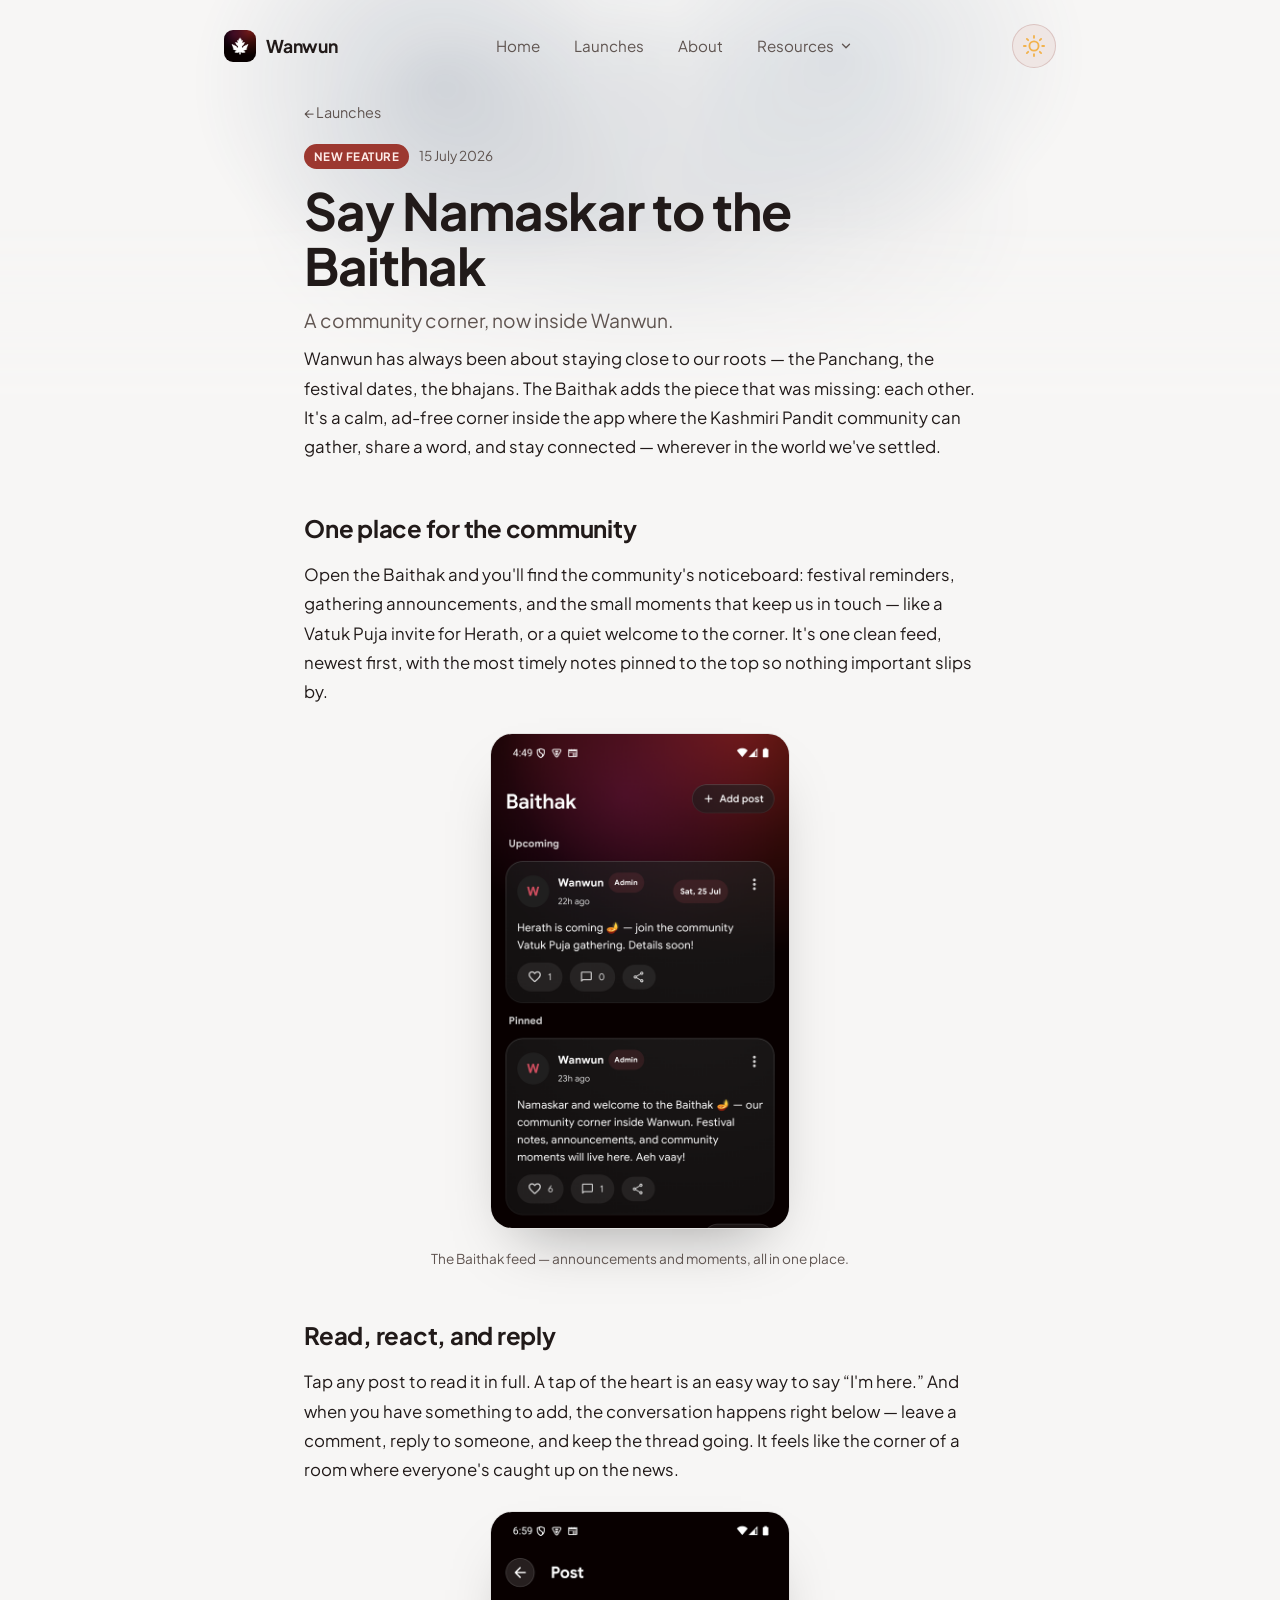
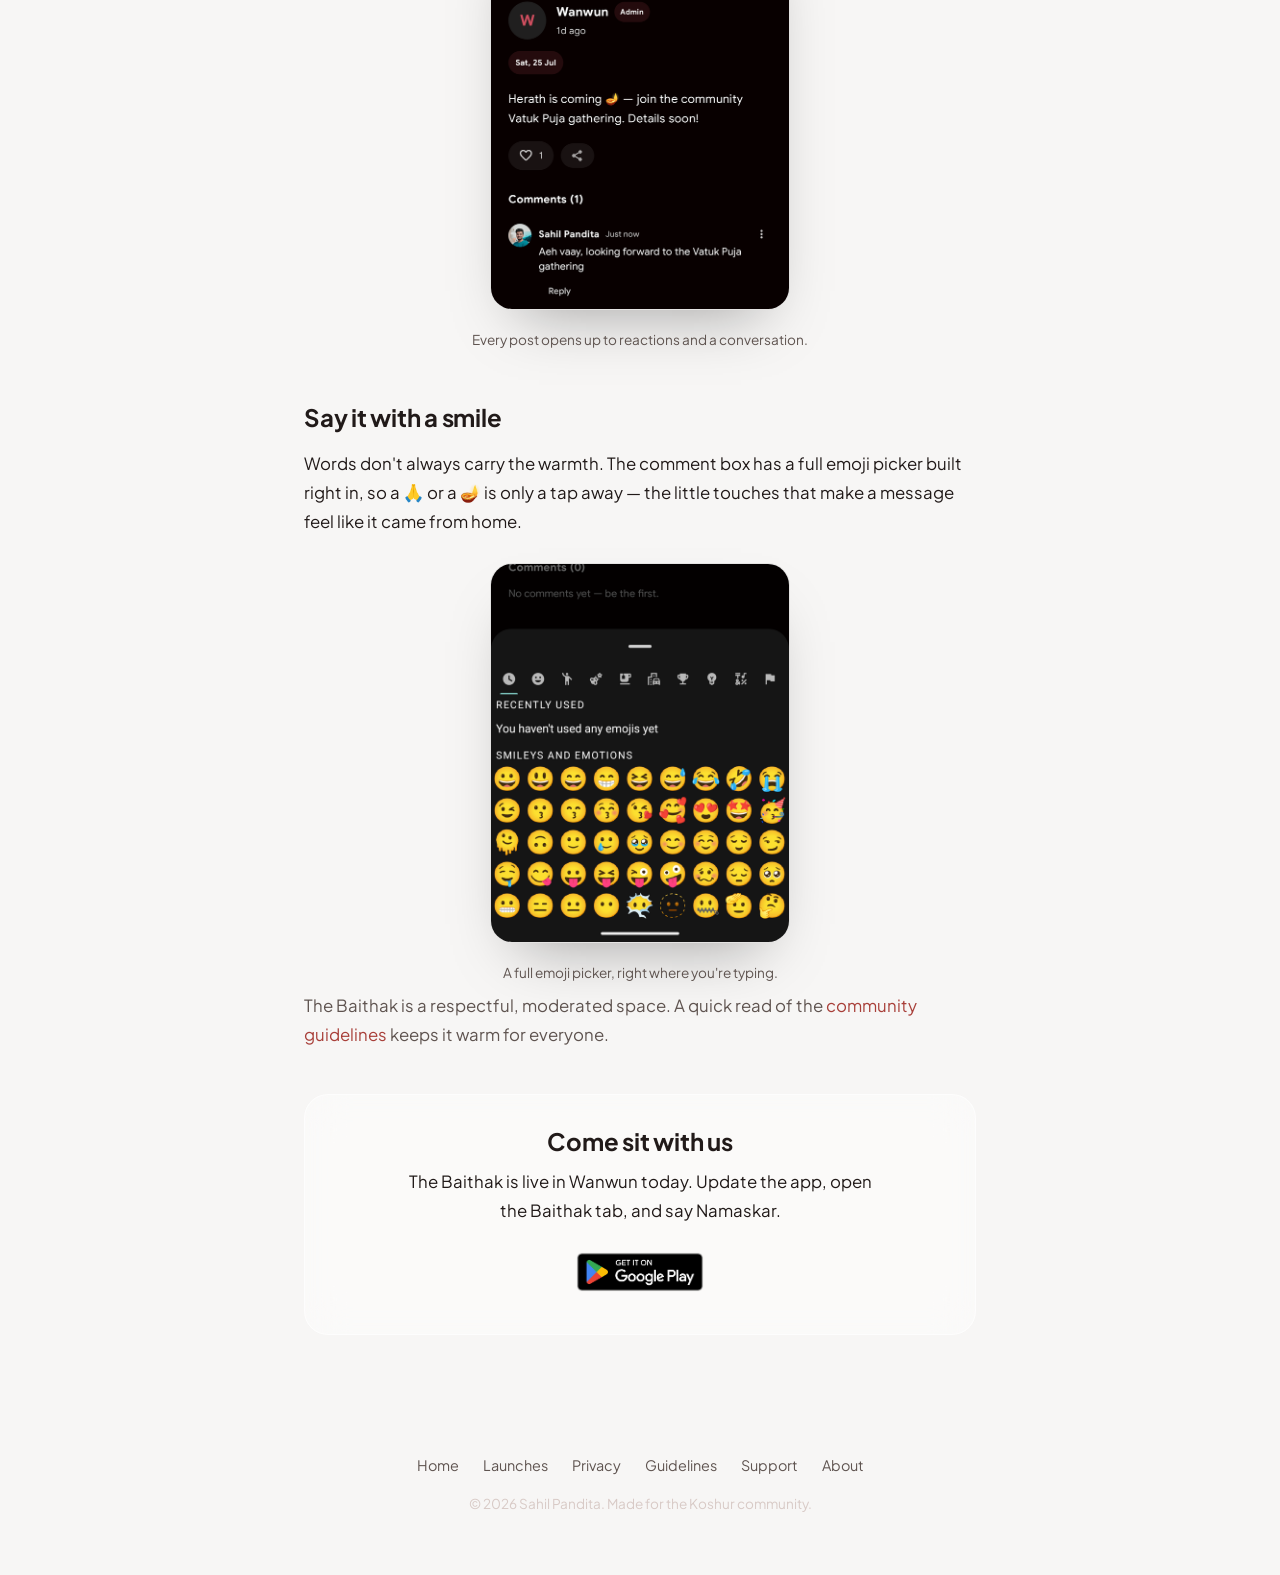
<file: launches/baithak.html>
<!doctype html>
<html lang="en">
<head>
<meta charset="utf-8">
<script>(function(){var t=localStorage.getItem("wanwun-theme")||(window.matchMedia("(prefers-color-scheme: light)").matches?"light":"dark");if(t==="light")document.documentElement.setAttribute("data-theme","light");})();</script>
<meta name="viewport" content="width=device-width, initial-scale=1">
<title>Say Namaskar to the Baithak — Wanwun</title>
<meta name="description" content="The Baithak is a community corner inside Wanwun — read announcements and festival notes, react to what matters, and join the conversation with fellow Kashmiri Pandits.">
<meta property="og:type" content="article">
<meta property="og:title" content="Say Namaskar to the Baithak">
<meta property="og:description" content="A community corner, now inside Wanwun — read, react, and join the conversation.">
<meta property="og:image" content="https://sahilpandita.github.io/wanwun-site/assets/launches/baithak-conversation.png">
<link rel="icon" href="../assets/favicon-192.png" type="image/png">
<link rel="apple-touch-icon" href="../assets/apple-touch.png">
<link rel="stylesheet" href="https://fonts.googleapis.com/css2?family=Plus+Jakarta+Sans:wght@400;600;700;800&display=swap">
<link rel="stylesheet" href="../assets/style.css">
<script src="../assets/theme-toggle.js" defer></script>
<style>
  .post { max-width: 720px; margin: 0 auto; padding: 8px 24px 40px; position: relative; z-index: 1; }
  .post .back { display: inline-block; color: var(--on-surface-variant); font-size: 0.9rem; margin: 0 0 20px; }
  .post .back:hover { color: var(--primary-bright); text-decoration: none; }
  .post .eyebrow { display: flex; align-items: center; gap: 10px; margin: 0 0 14px; flex-wrap: wrap; }
  .post .tag { font-size: 0.72rem; font-weight: 700; letter-spacing: 0.04em; text-transform: uppercase;
    color: var(--on-primary); background: var(--primary-container); padding: 4px 10px; border-radius: 999px; }
  .post .date { font-size: 0.85rem; color: var(--on-surface-variant); }
  .post h1 { font-size: clamp(2.1rem, 5.5vw, 3.2rem); line-height: 1.08; letter-spacing: -0.02em; margin: 0 0 12px; }
  .post .lede { font-size: 1.2rem; line-height: 1.6; color: var(--on-surface-variant); margin: 0 0 8px; }
  .post h2 { font-size: 1.5rem; letter-spacing: -0.01em; margin: 48px 0 14px; }
  .post p { font-size: 1.05rem; line-height: 1.75; color: var(--on-surface); margin: 0 0 18px; }
  .post p.muted { color: var(--on-surface-variant); }
  .post a { color: var(--primary-bright); }

  /* Phone-screenshot figure — the shot floats on the aurora with a soft frame. */
  .shot { margin: 26px 0 8px; text-align: center; }
  .shot img { width: 100%; max-width: 300px; border-radius: 22px; display: inline-block;
    border: 1px solid rgba(255,255,255,0.12);
    box-shadow: 0 30px 60px -24px rgba(0,0,0,0.75), 0 0 0 1px rgba(255,255,255,0.04); }
  html[data-theme="light"] .shot img { border-color: rgba(0,0,0,0.08);
    box-shadow: 0 30px 60px -28px rgba(0,0,0,0.35); }
  .shot figcaption { font-size: 0.85rem; color: var(--on-surface-variant); margin-top: 14px; }

  .post-cta { margin: 44px 0 0; padding: 28px; text-align: center; border-radius: 24px;
    background: rgba(255,255,255,0.05); border: 1px solid rgba(255,255,255,0.12);
    -webkit-backdrop-filter: blur(20px) saturate(160%); backdrop-filter: blur(20px) saturate(160%); }
  html[data-theme="light"] .post-cta { background: rgba(255,255,255,0.42); border-color: rgba(255,255,255,0.6); }
  .post-cta h2 { margin: 0 0 8px; }
  .post-cta p { margin: 0 auto 18px; max-width: 40ch; }
  .post-cta .store { display: inline-block; }
  .post-cta .store img { height: 56px; width: auto; }
</style>
</head>
<body>

<div class="site-backdrop compact" aria-hidden="true">
  <div class="aurora"></div>
</div>

<header class="site-nav">
  <div class="wrap">
    <a class="brand" href="../index.html"><img src="../assets/favicon-192.png" alt=""> Wanwun</a>
    <nav class="links">
      <a href="../index.html">Home</a>
      <a href="index.html">Launches</a>
      <a href="../about.html">About</a>
      <div class="nav-dd">
        <button class="nav-dd-toggle" type="button" aria-expanded="false" aria-haspopup="true">Resources
          <svg class="dd-chev" viewBox="0 0 24 24" fill="none" stroke="currentColor" stroke-width="2.2" stroke-linecap="round" stroke-linejoin="round" aria-hidden="true"><polyline points="6 9 12 15 18 9"/></svg>
        </button>
        <div class="nav-dd-panel">
          <div class="nav-dd-card">
            <div class="dd-col">
              <span class="dd-label">Discover</span>
            <a class="dd-item" href="index.html">
              <span class="dd-ico"><svg viewBox="0 0 24 24" fill="none" stroke="currentColor" stroke-width="2" stroke-linecap="round" stroke-linejoin="round" aria-hidden="true"><polygon points="13 2 3 14 12 14 11 22 21 10 12 10 13 2"/></svg></span>
              <span class="dd-txt"><strong>Launches</strong><small>What&#8217;s new in Wanwun</small></span>
            </a>
            <a class="dd-item" href="../guidelines.html">
              <span class="dd-ico"><svg viewBox="0 0 24 24" fill="none" stroke="currentColor" stroke-width="2" stroke-linecap="round" stroke-linejoin="round" aria-hidden="true"><path d="M12 22s8-4 8-10V5l-8-3-8 3v7c0 6 8 10 8 10z"/></svg></span>
              <span class="dd-txt"><strong>Community Guidelines</strong><small>The Baithak&#8217;s house rules</small></span>
            </a>
            <a class="dd-item" href="../support.html">
              <span class="dd-ico"><svg viewBox="0 0 24 24" fill="none" stroke="currentColor" stroke-width="2" stroke-linecap="round" stroke-linejoin="round" aria-hidden="true"><circle cx="12" cy="12" r="10"/><path d="M9.09 9a3 3 0 0 1 5.83 1c0 2-3 3-3 3"/><line x1="12" y1="17" x2="12.01" y2="17"/></svg></span>
              <span class="dd-txt"><strong>Support</strong><small>Get help or say hello</small></span>
            </a>
            </div>
            <div class="dd-col">
              <span class="dd-label">Legal &amp; account</span>
            <a class="dd-item" href="../privacy.html">
              <span class="dd-ico"><svg viewBox="0 0 24 24" fill="none" stroke="currentColor" stroke-width="2" stroke-linecap="round" stroke-linejoin="round" aria-hidden="true"><rect x="3" y="11" width="18" height="11" rx="2" ry="2"/><path d="M7 11V7a5 5 0 0 1 10 0v4"/></svg></span>
              <span class="dd-txt"><strong>Privacy Policy</strong><small>What we collect, and why</small></span>
            </a>
            <a class="dd-item" href="../terms.html">
              <span class="dd-ico"><svg viewBox="0 0 24 24" fill="none" stroke="currentColor" stroke-width="2" stroke-linecap="round" stroke-linejoin="round" aria-hidden="true"><path d="M14 2H6a2 2 0 0 0-2 2v16a2 2 0 0 0 2 2h12a2 2 0 0 0 2-2V8z"/><polyline points="14 2 14 8 20 8"/><line x1="16" y1="13" x2="8" y2="13"/><line x1="16" y1="17" x2="8" y2="17"/></svg></span>
              <span class="dd-txt"><strong>Terms of Service</strong><small>The fine print, kept short</small></span>
            </a>
            <a class="dd-item" href="../delete-account.html">
              <span class="dd-ico"><svg viewBox="0 0 24 24" fill="none" stroke="currentColor" stroke-width="2" stroke-linecap="round" stroke-linejoin="round" aria-hidden="true"><path d="M16 21v-2a4 4 0 0 0-4-4H5a4 4 0 0 0-4 4v2"/><circle cx="8.5" cy="7" r="4"/><line x1="18" y1="8" x2="23" y2="13"/><line x1="23" y1="8" x2="18" y2="13"/></svg></span>
              <span class="dd-txt"><strong>Delete account</strong><small>Remove your account &amp; data</small></span>
            </a>
            </div>
          </div>
        </div>
      </div>
    </nav>
    <button class="theme-toggle" id="themeToggle" type="button" aria-label="Switch between light and dark theme">
      <svg class="icon-sun" viewBox="0 0 24 24" fill="none" stroke="currentColor" stroke-width="2" stroke-linecap="round" stroke-linejoin="round"><circle cx="12" cy="12" r="5"/><line x1="12" y1="1" x2="12" y2="3"/><line x1="12" y1="21" x2="12" y2="23"/><line x1="4.22" y1="4.22" x2="5.64" y2="5.64"/><line x1="18.36" y1="18.36" x2="19.78" y2="19.78"/><line x1="1" y1="12" x2="3" y2="12"/><line x1="21" y1="12" x2="23" y2="12"/><line x1="4.22" y1="19.78" x2="5.64" y2="18.36"/><line x1="18.36" y1="5.64" x2="19.78" y2="4.22"/></svg>
      <svg class="icon-moon" viewBox="0 0 24 24" fill="currentColor"><path d="M21 12.79A9 9 0 1 1 11.21 3 7 7 0 0 0 21 12.79z"/></svg>
    </button>
  </div>
</header>

<main>
  <article class="post">
    <a class="back" href="index.html">← Launches</a>

    <div class="eyebrow">
      <span class="tag">New feature</span>
      <span class="date">15 July 2026</span>
    </div>
    <h1>Say Namaskar to the Baithak</h1>
    <p class="lede">A community corner, now inside Wanwun.</p>

    <p>Wanwun has always been about staying close to our roots — the Panchang, the festival
       dates, the bhajans. The Baithak adds the piece that was missing: each other. It's a calm,
       ad-free corner inside the app where the Kashmiri Pandit community can gather, share a
       word, and stay connected — wherever in the world we've settled.</p>

    <h2>One place for the community</h2>
    <p>Open the Baithak and you'll find the community's noticeboard: festival reminders, gathering
       announcements, and the small moments that keep us in touch — like a Vatuk Puja invite for
       Herath, or a quiet welcome to the corner. It's one clean feed, newest first, with the most
       timely notes pinned to the top so nothing important slips by.</p>
    <figure class="shot">
      <img src="../assets/launches/baithak-feed.png" alt="The Baithak feed showing a Herath gathering announcement and a welcome post">
      <figcaption>The Baithak feed — announcements and moments, all in one place.</figcaption>
    </figure>

    <h2>Read, react, and reply</h2>
    <p>Tap any post to read it in full. A tap of the heart is an easy way to say “I'm here.” And
       when you have something to add, the conversation happens right below — leave a comment,
       reply to someone, and keep the thread going. It feels like the corner of a room where
       everyone's caught up on the news.</p>
    <figure class="shot">
      <img src="../assets/launches/baithak-conversation.png" alt="A Baithak post with a like, a share button, and a comment from a community member">
      <figcaption>Every post opens up to reactions and a conversation.</figcaption>
    </figure>

    <h2>Say it with a smile</h2>
    <p>Words don't always carry the warmth. The comment box has a full emoji picker built right
       in, so a 🙏 or a 🪔 is only a tap away — the little touches that make a message feel like
       it came from home.</p>
    <figure class="shot">
      <img src="../assets/launches/baithak-emoji.png" alt="The emoji picker open inside a Baithak comment box">
      <figcaption>A full emoji picker, right where you're typing.</figcaption>
    </figure>

    <p class="muted">The Baithak is a respectful, moderated space. A quick read of the
       <a href="../guidelines.html">community guidelines</a> keeps it warm for everyone.</p>

    <div class="post-cta">
      <h2>Come sit with us</h2>
      <p>The Baithak is live in Wanwun today. Update the app, open the Baithak tab, and say Namaskar.</p>
      <a class="store" href="https://play.google.com/store/apps/details?id=com.wanwun.app">
        <img src="../assets/badges/google-play-badge.png" alt="Get Wanwun on Google Play">
      </a>
    </div>
  </article>
</main>

<footer>
  <div class="wrap">
    <div class="foot-links">
      <a href="../index.html">Home</a>
      <a href="index.html">Launches</a>
      <a href="../privacy.html">Privacy</a>
      <a href="../guidelines.html">Guidelines</a>
      <a href="../support.html">Support</a>
      <a href="../about.html">About</a>
    </div>
    <div class="copyright">© 2026 Sahil Pandita. Made for the Koshur community.</div>
  </div>
</footer>

</body>
</html>
</file>
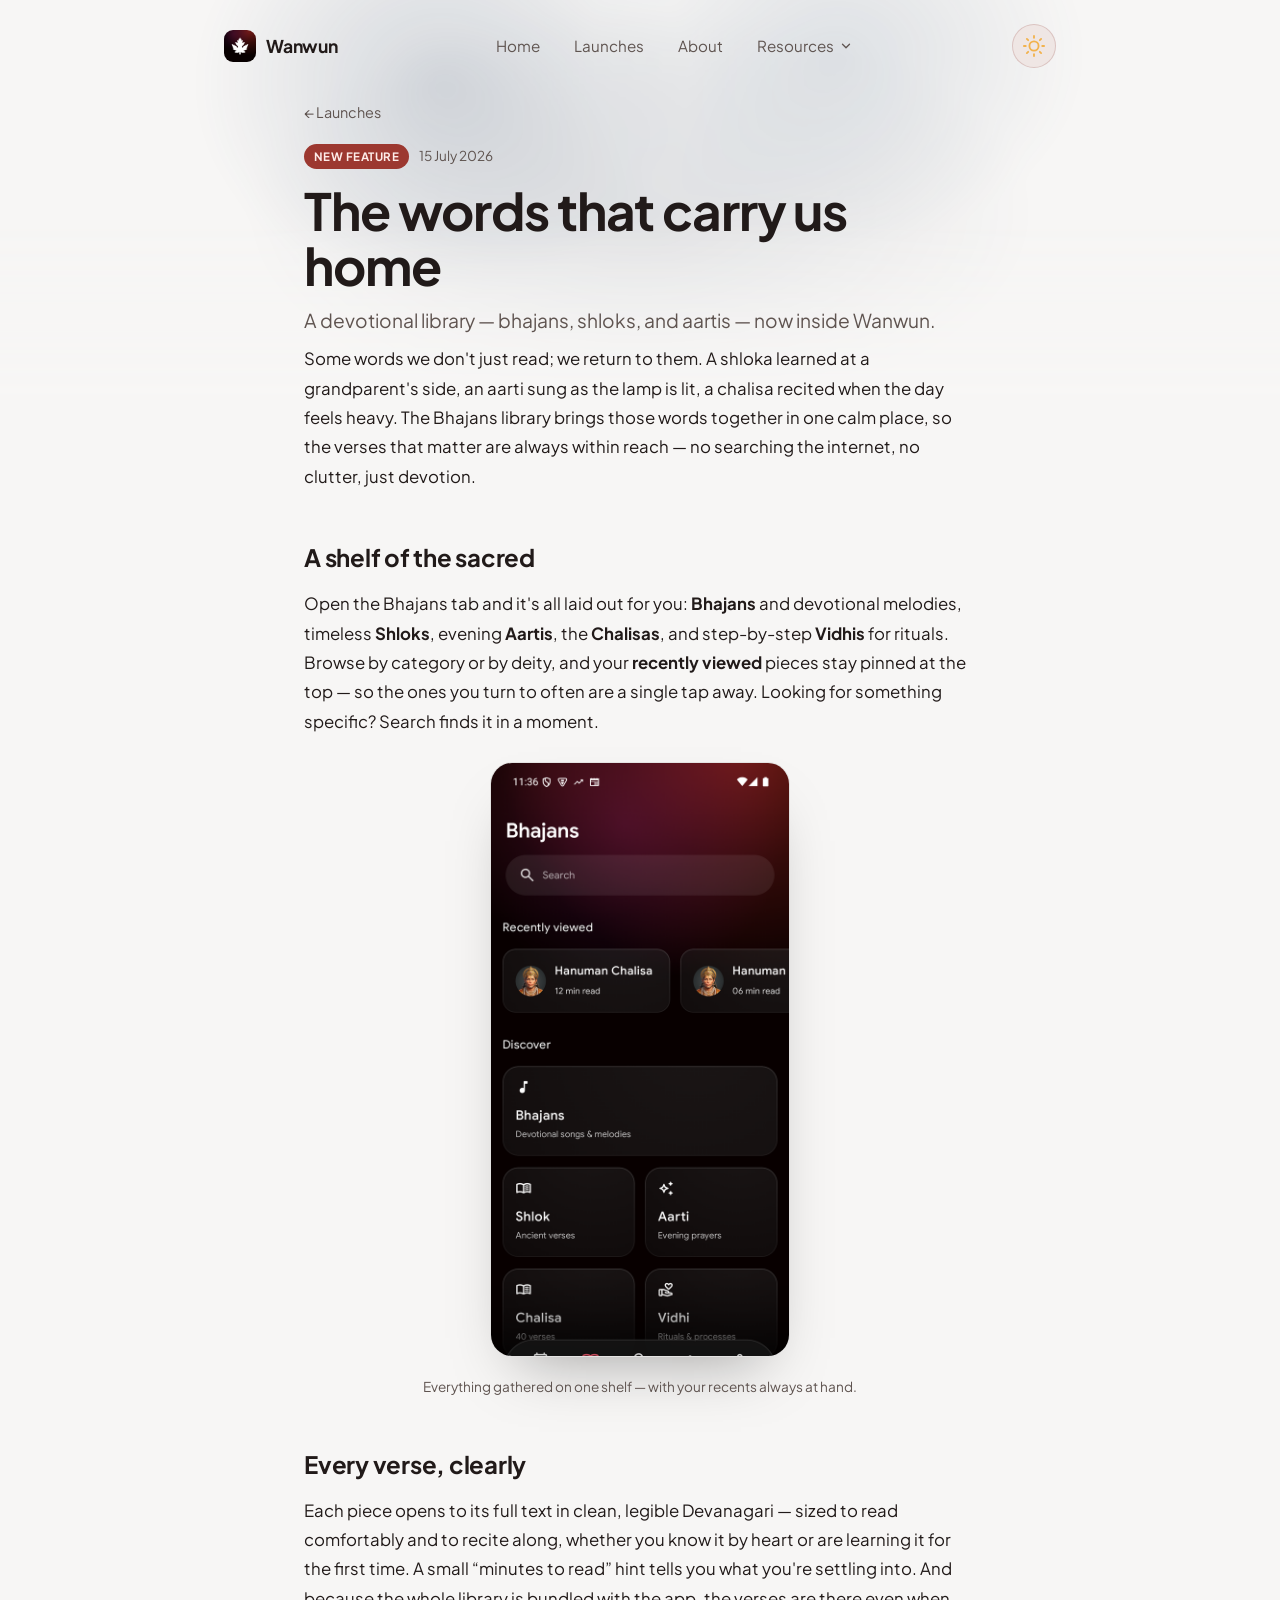
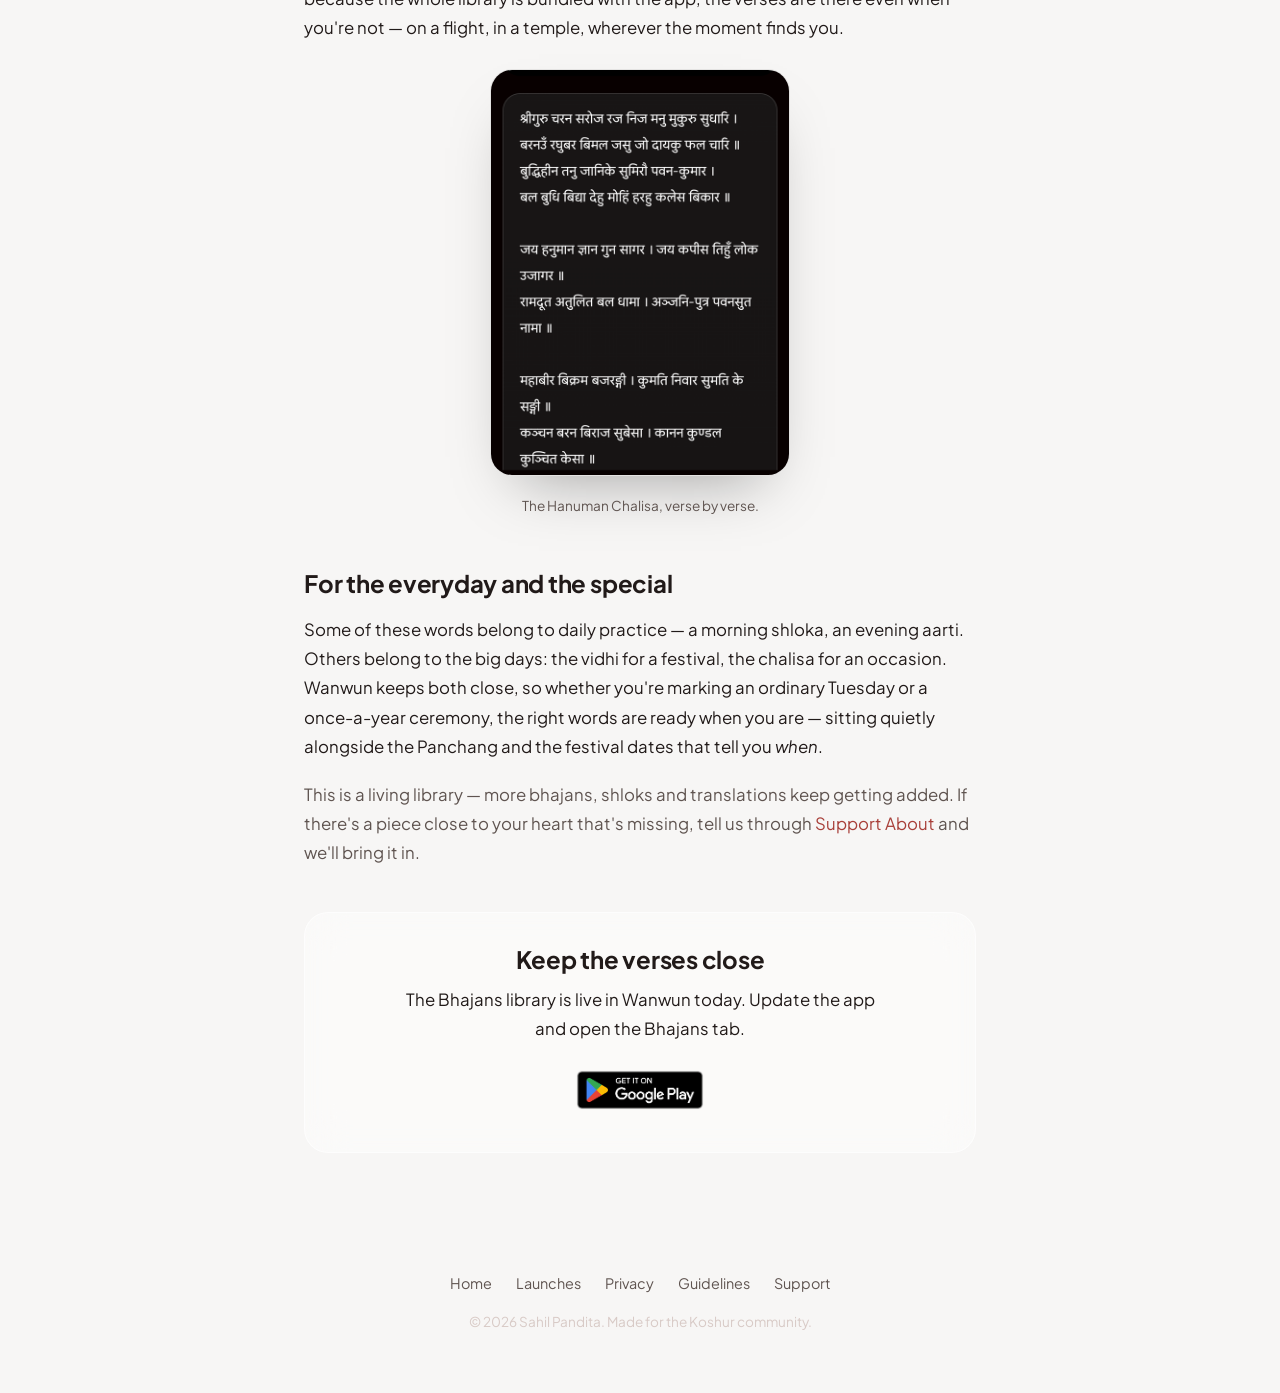
<file: launches/bhajans.html>
<!doctype html>
<html lang="en">
<head>
<meta charset="utf-8">
<script>(function(){var t=localStorage.getItem("wanwun-theme")||(window.matchMedia("(prefers-color-scheme: light)").matches?"light":"dark");if(t==="light")document.documentElement.setAttribute("data-theme","light");})();</script>
<meta name="viewport" content="width=device-width, initial-scale=1">
<title>The words that carry us home — Wanwun</title>
<meta name="description" content="Wanwun's devotional library — bhajans, shloks, aartis, chalisas and vidhis for the Kashmiri Pandit community, with clear Devanagari verses, search, and your recents always at hand.">
<meta property="og:type" content="article">
<meta property="og:title" content="The words that carry us home">
<meta property="og:description" content="A devotional library inside Wanwun — bhajans, shloks, aartis and vidhis, always with you.">
<meta property="og:image" content="https://sahilpandita.github.io/wanwun-site/assets/launches/bhajans-home.png">
<link rel="icon" href="../assets/favicon-192.png" type="image/png">
<link rel="apple-touch-icon" href="../assets/apple-touch.png">
<link rel="stylesheet" href="https://fonts.googleapis.com/css2?family=Plus+Jakarta+Sans:wght@400;600;700;800&display=swap">
<link rel="stylesheet" href="../assets/style.css">
<script src="../assets/theme-toggle.js" defer></script>
<style>
  .post { max-width: 720px; margin: 0 auto; padding: 8px 24px 40px; position: relative; z-index: 1; }
  .post .back { display: inline-block; color: var(--on-surface-variant); font-size: 0.9rem; margin: 0 0 20px; }
  .post .back:hover { color: var(--primary-bright); text-decoration: none; }
  .post .eyebrow { display: flex; align-items: center; gap: 10px; margin: 0 0 14px; flex-wrap: wrap; }
  .post .tag { font-size: 0.72rem; font-weight: 700; letter-spacing: 0.04em; text-transform: uppercase;
    color: var(--on-primary); background: var(--primary-container); padding: 4px 10px; border-radius: 999px; }
  .post .date { font-size: 0.85rem; color: var(--on-surface-variant); }
  .post h1 { font-size: clamp(2.1rem, 5.5vw, 3.2rem); line-height: 1.08; letter-spacing: -0.02em; margin: 0 0 12px; }
  .post .lede { font-size: 1.2rem; line-height: 1.6; color: var(--on-surface-variant); margin: 0 0 8px; }
  .post h2 { font-size: 1.5rem; letter-spacing: -0.01em; margin: 48px 0 14px; }
  .post p { font-size: 1.05rem; line-height: 1.75; color: var(--on-surface); margin: 0 0 18px; }
  .post p.muted { color: var(--on-surface-variant); }
  .post a { color: var(--primary-bright); }

  .shot { margin: 26px 0 8px; text-align: center; }
  .shot img { width: 100%; max-width: 300px; border-radius: 22px; display: inline-block;
    border: 1px solid rgba(255,255,255,0.12);
    box-shadow: 0 30px 60px -24px rgba(0,0,0,0.75), 0 0 0 1px rgba(255,255,255,0.04); }
  html[data-theme="light"] .shot img { border-color: rgba(0,0,0,0.08);
    box-shadow: 0 30px 60px -28px rgba(0,0,0,0.35); }
  .shot figcaption { font-size: 0.85rem; color: var(--on-surface-variant); margin-top: 14px; }

  .post-cta { margin: 44px 0 0; padding: 28px; text-align: center; border-radius: 24px;
    background: rgba(255,255,255,0.05); border: 1px solid rgba(255,255,255,0.12);
    -webkit-backdrop-filter: blur(20px) saturate(160%); backdrop-filter: blur(20px) saturate(160%); }
  html[data-theme="light"] .post-cta { background: rgba(255,255,255,0.42); border-color: rgba(255,255,255,0.6); }
  .post-cta h2 { margin: 0 0 8px; }
  .post-cta p { margin: 0 auto 18px; max-width: 40ch; }
  .post-cta .store img { height: 56px; width: auto; }
</style>
</head>
<body>

<div class="site-backdrop compact" aria-hidden="true">
  <div class="aurora"></div>
</div>

<header class="site-nav">
  <div class="wrap">
    <a class="brand" href="../index.html"><img src="../assets/favicon-192.png" alt=""> Wanwun</a>
    <nav class="links">
      <a href="../index.html">Home</a>
      <a href="index.html">Launches</a>
      <a href="../about.html">About</a>
      <div class="nav-dd">
        <button class="nav-dd-toggle" type="button" aria-expanded="false" aria-haspopup="true">Resources
          <svg class="dd-chev" viewBox="0 0 24 24" fill="none" stroke="currentColor" stroke-width="2.2" stroke-linecap="round" stroke-linejoin="round" aria-hidden="true"><polyline points="6 9 12 15 18 9"/></svg>
        </button>
        <div class="nav-dd-panel">
          <div class="nav-dd-card">
            <div class="dd-col">
              <span class="dd-label">Discover</span>
            <a class="dd-item" href="index.html">
              <span class="dd-ico"><svg viewBox="0 0 24 24" fill="none" stroke="currentColor" stroke-width="2" stroke-linecap="round" stroke-linejoin="round" aria-hidden="true"><polygon points="13 2 3 14 12 14 11 22 21 10 12 10 13 2"/></svg></span>
              <span class="dd-txt"><strong>Launches</strong><small>What&#8217;s new in Wanwun</small></span>
            </a>
            <a class="dd-item" href="../guidelines.html">
              <span class="dd-ico"><svg viewBox="0 0 24 24" fill="none" stroke="currentColor" stroke-width="2" stroke-linecap="round" stroke-linejoin="round" aria-hidden="true"><path d="M12 22s8-4 8-10V5l-8-3-8 3v7c0 6 8 10 8 10z"/></svg></span>
              <span class="dd-txt"><strong>Community Guidelines</strong><small>The Baithak&#8217;s house rules</small></span>
            </a>
            <a class="dd-item" href="../support.html">
              <span class="dd-ico"><svg viewBox="0 0 24 24" fill="none" stroke="currentColor" stroke-width="2" stroke-linecap="round" stroke-linejoin="round" aria-hidden="true"><circle cx="12" cy="12" r="10"/><path d="M9.09 9a3 3 0 0 1 5.83 1c0 2-3 3-3 3"/><line x1="12" y1="17" x2="12.01" y2="17"/></svg></span>
              <span class="dd-txt"><strong>Support</strong><small>Get help or say hello</small></span>
            </a>
            </div>
            <div class="dd-col">
              <span class="dd-label">Legal &amp; account</span>
            <a class="dd-item" href="../privacy.html">
              <span class="dd-ico"><svg viewBox="0 0 24 24" fill="none" stroke="currentColor" stroke-width="2" stroke-linecap="round" stroke-linejoin="round" aria-hidden="true"><rect x="3" y="11" width="18" height="11" rx="2" ry="2"/><path d="M7 11V7a5 5 0 0 1 10 0v4"/></svg></span>
              <span class="dd-txt"><strong>Privacy Policy</strong><small>What we collect, and why</small></span>
            </a>
            <a class="dd-item" href="../terms.html">
              <span class="dd-ico"><svg viewBox="0 0 24 24" fill="none" stroke="currentColor" stroke-width="2" stroke-linecap="round" stroke-linejoin="round" aria-hidden="true"><path d="M14 2H6a2 2 0 0 0-2 2v16a2 2 0 0 0 2 2h12a2 2 0 0 0 2-2V8z"/><polyline points="14 2 14 8 20 8"/><line x1="16" y1="13" x2="8" y2="13"/><line x1="16" y1="17" x2="8" y2="17"/></svg></span>
              <span class="dd-txt"><strong>Terms of Service</strong><small>The fine print, kept short</small></span>
            </a>
            <a class="dd-item" href="../delete-account.html">
              <span class="dd-ico"><svg viewBox="0 0 24 24" fill="none" stroke="currentColor" stroke-width="2" stroke-linecap="round" stroke-linejoin="round" aria-hidden="true"><path d="M16 21v-2a4 4 0 0 0-4-4H5a4 4 0 0 0-4 4v2"/><circle cx="8.5" cy="7" r="4"/><line x1="18" y1="8" x2="23" y2="13"/><line x1="23" y1="8" x2="18" y2="13"/></svg></span>
              <span class="dd-txt"><strong>Delete account</strong><small>Remove your account &amp; data</small></span>
            </a>
            </div>
          </div>
        </div>
      </div>
    </nav>
    <button class="theme-toggle" id="themeToggle" type="button" aria-label="Switch between light and dark theme">
      <svg class="icon-sun" viewBox="0 0 24 24" fill="none" stroke="currentColor" stroke-width="2" stroke-linecap="round" stroke-linejoin="round"><circle cx="12" cy="12" r="5"/><line x1="12" y1="1" x2="12" y2="3"/><line x1="12" y1="21" x2="12" y2="23"/><line x1="4.22" y1="4.22" x2="5.64" y2="5.64"/><line x1="18.36" y1="18.36" x2="19.78" y2="19.78"/><line x1="1" y1="12" x2="3" y2="12"/><line x1="21" y1="12" x2="23" y2="12"/><line x1="4.22" y1="19.78" x2="5.64" y2="18.36"/><line x1="18.36" y1="5.64" x2="19.78" y2="4.22"/></svg>
      <svg class="icon-moon" viewBox="0 0 24 24" fill="currentColor"><path d="M21 12.79A9 9 0 1 1 11.21 3 7 7 0 0 0 21 12.79z"/></svg>
    </button>
  </div>
</header>

<main>
  <article class="post">
    <a class="back" href="index.html">← Launches</a>

    <div class="eyebrow">
      <span class="tag">New feature</span>
      <span class="date">15 July 2026</span>
    </div>
    <h1>The words that carry us home</h1>
    <p class="lede">A devotional library — bhajans, shloks, and aartis — now inside Wanwun.</p>

    <p>Some words we don't just read; we return to them. A shloka learned at a grandparent's
       side, an aarti sung as the lamp is lit, a chalisa recited when the day feels heavy. The
       Bhajans library brings those words together in one calm place, so the verses that matter
       are always within reach — no searching the internet, no clutter, just devotion.</p>

    <h2>A shelf of the sacred</h2>
    <p>Open the Bhajans tab and it's all laid out for you: <strong>Bhajans</strong> and devotional
       melodies, timeless <strong>Shloks</strong>, evening <strong>Aartis</strong>, the
       <strong>Chalisas</strong>, and step-by-step <strong>Vidhis</strong> for rituals. Browse by
       category or by deity, and your <strong>recently viewed</strong> pieces stay pinned at the
       top — so the ones you turn to often are a single tap away. Looking for something specific?
       Search finds it in a moment.</p>
    <figure class="shot">
      <img src="../assets/launches/bhajans-home.png" alt="The Bhajans library — search, recently viewed, and a Discover grid of Bhajans, Shlok, Aarti, Chalisa and Vidhi">
      <figcaption>Everything gathered on one shelf — with your recents always at hand.</figcaption>
    </figure>

    <h2>Every verse, clearly</h2>
    <p>Each piece opens to its full text in clean, legible Devanagari — sized to read comfortably
       and to recite along, whether you know it by heart or are learning it for the first time. A
       small “minutes to read” hint tells you what you're settling into. And because the whole
       library is bundled with the app, the verses are there even when you're not — on a flight,
       in a temple, wherever the moment finds you.</p>
    <figure class="shot">
      <img src="../assets/launches/bhajans-lyrics.png" alt="The Hanuman Chalisa opened to its Devanagari verses">
      <figcaption>The Hanuman Chalisa, verse by verse.</figcaption>
    </figure>

    <h2>For the everyday and the special</h2>
    <p>Some of these words belong to daily practice — a morning shloka, an evening aarti. Others
       belong to the big days: the vidhi for a festival, the chalisa for an occasion. Wanwun keeps
       both close, so whether you're marking an ordinary Tuesday or a once-a-year ceremony, the
       right words are ready when you are — sitting quietly alongside the Panchang and the
       festival dates that tell you <em>when</em>.</p>

    <p class="muted">This is a living library — more bhajans, shloks and translations keep getting
       added. If there's a piece close to your heart that's missing, tell us through
       <a href="../support.html">Support</a>
      <a href="../about.html">About</a> and we'll bring it in.</p>

    <div class="post-cta">
      <h2>Keep the verses close</h2>
      <p>The Bhajans library is live in Wanwun today. Update the app and open the Bhajans tab.</p>
      <a class="store" href="https://play.google.com/store/apps/details?id=com.wanwun.app">
        <img src="../assets/badges/google-play-badge.png" alt="Get Wanwun on Google Play">
      </a>
    </div>
  </article>
</main>

<footer>
  <div class="wrap">
    <div class="foot-links">
      <a href="../index.html">Home</a>
      <a href="index.html">Launches</a>
      <a href="../privacy.html">Privacy</a>
      <a href="../guidelines.html">Guidelines</a>
      <a href="../support.html">Support</a>
    </div>
    <div class="copyright">© 2026 Sahil Pandita. Made for the Koshur community.</div>
  </div>
</footer>

</body>
</html>
</file>
<file: assets/style.css>
/* Wanwun site — Emerald Monolith design tokens, ported from the app's Design.md */

:root {
  --surface: #0e0e0e;
  --surface-container-low: #131313;
  --surface-container-highest: #262626;
  --on-surface: #e7e5e4;
  --on-surface-variant: #acabaa;
  --outline-variant: #484848;
  /* Chinar red — replaces the old Emerald Monolith accent everywhere on the site. */
  --primary: #812a26;
  --primary-dim: #5e1f1c;
  --primary-bright: #d9695f;
  --primary-container: #9c3830;
  --on-primary: #fdece9;
  --max-width: 880px;

  /* Ambient night tint — experiment: cool dark blue instead of the Chinar-red
     wash that was bleeding into the sky glow, lake and mirrored reflection.
     Reversible: swap each rgb() triple back to its "was" value to undo. */
  --aurora-1: 30, 58, 95;    /* was 129, 42, 38 */
  --aurora-2: 45, 78, 115;   /* was 156, 56, 48 */
  --aurora-3: 20, 40, 70;    /* was 94, 31, 28 */
  --mirror-tint: 12, 18, 28; /* was 40, 22, 18, then 20,30,46 */

  color-scheme: dark;
}

html[data-theme="light"] {
  --surface: #f7f6f5;
  --surface-container-low: #ffffff;
  --surface-container-highest: #efe6e4;
  --on-surface: #211a19;
  --on-surface-variant: #5f5450;
  --outline-variant: #d8cac6;
  --primary: #812a26;
  --primary-dim: #5e1f1c;
  --primary-bright: #a83f39;
  --primary-container: #9c3830;
  --on-primary: #fdece9;
  --mirror-tint: 118, 138, 152; /* was 150, 122, 112 */

  color-scheme: light;
}

/* Smooth cross-fade whenever the theme flips, instead of a hard cut. */
body, .site-nav, .feature-card, .privacy-strip, .callout, .doc th, .doc td,
.btn-secondary, .hero .eyebrow, .brand, nav.links a, footer .foot-links a,
.section-title, .section-sub, .hero h1, .hero p.sub {
  transition: background-color 0.9s ease, color 0.9s ease, box-shadow 0.9s ease;
}

* {
  box-sizing: border-box;
}

html {
  scroll-behavior: smooth;
}

body {
  margin: 0;
  background: var(--surface);
  color: var(--on-surface);
  font-family: "Plus Jakarta Sans", -apple-system, BlinkMacSystemFont, "Segoe UI", sans-serif;
  line-height: 1.5;
  -webkit-font-smoothing: antialiased;
  position: relative;
  overflow-x: hidden;
}

/* Decorative top scene — aurora glow + barely-there mountain silhouettes.
   Sits behind the nav + hero, purely atmospheric. */
.site-backdrop {
  position: absolute;
  top: 0;
  left: 0;
  right: 0;
  height: 880px;
  overflow: hidden;
  z-index: 0;
  pointer-events: none;
}

/* Compact variant for content pages — just the top glow, no mountains. */
.site-backdrop.compact {
  height: 420px;
}

.site-backdrop .aurora {
  position: absolute;
  top: -220px;
  left: 50%;
  width: 1100px;
  height: 720px;
  transform: translateX(-50%);
  background:
    radial-gradient(closest-side at 32% 42%, rgba(var(--aurora-1), 0.16), transparent 70%),
    radial-gradient(closest-side at 68% 38%, rgba(var(--aurora-2), 0.12), transparent 70%),
    radial-gradient(closest-side at 50% 60%, rgba(var(--aurora-3), 0.10), transparent 72%);
  filter: blur(8px);
  animation: aurora-drift 22s ease-in-out infinite alternate;
}

@keyframes aurora-drift {
  0%   { transform: translateX(-50%) translateY(0) scale(1); opacity: 0.9; }
  50%  { transform: translateX(-48%) translateY(14px) scale(1.05); opacity: 1; }
  100% { transform: translateX(-52%) translateY(-10px) scale(1.02); opacity: 0.85; }
}

/* The moon (dark) or sun (light) hanging in the distant sky, casting a soft
   glow. The clouds drift in front of it (they're rendered later in the DOM),
   and its glow gently breathes so the light seems to wax and wane as clouds
   pass over it. */
.sky-body {
  position: absolute;
  top: 150px;
  left: 16%;
  width: 66px;
  height: 66px;
  pointer-events: none;
  /* Soft ambient halo that pulses — the "gentle light in the distance". */
  animation: sky-glow 14s ease-in-out infinite;
}

.body-disc {
  position: absolute;
  inset: 0;
  border-radius: 50%;
  /* Moon: a pale disc lit from the upper-left, pocked with craters — each one
     a soft dark bowl with a faint bright rim on its lit side. */
  background:
    /* craters (bowl + offset rim highlight pairs) */
    radial-gradient(circle at 44% 22%, rgba(122, 98, 76, 0.34) 0 7.5%, rgba(122, 98, 76, 0) 10%),
    radial-gradient(circle at 42% 19%, rgba(255, 250, 240, 0.30) 0 2%, rgba(255, 250, 240, 0) 8%),
    radial-gradient(circle at 72% 34%, rgba(122, 98, 76, 0.30) 0 5.5%, rgba(122, 98, 76, 0) 8%),
    radial-gradient(circle at 70% 31%, rgba(255, 250, 240, 0.24) 0 1.6%, rgba(255, 250, 240, 0) 6%),
    radial-gradient(circle at 26% 44%, rgba(122, 98, 76, 0.26) 0 4.5%, rgba(122, 98, 76, 0) 7%),
    radial-gradient(circle at 63% 62%, rgba(115, 90, 68, 0.32) 0 6.5%, rgba(115, 90, 68, 0) 9.5%),
    radial-gradient(circle at 60% 58%, rgba(255, 250, 240, 0.22) 0 1.8%, rgba(255, 250, 240, 0) 6%),
    radial-gradient(circle at 38% 74%, rgba(122, 98, 76, 0.28) 0 5%, rgba(122, 98, 76, 0) 7.5%),
    radial-gradient(circle at 82% 52%, rgba(122, 98, 76, 0.22) 0 3.5%, rgba(122, 98, 76, 0) 6%),
    radial-gradient(circle at 52% 42%, rgba(122, 98, 76, 0.18) 0 3%, rgba(122, 98, 76, 0) 5%),
    radial-gradient(circle at 20% 62%, rgba(122, 98, 76, 0.20) 0 2.6%, rgba(122, 98, 76, 0) 4.5%),
    radial-gradient(circle at 55% 84%, rgba(122, 98, 76, 0.24) 0 3.4%, rgba(122, 98, 76, 0) 5.5%),
    radial-gradient(circle at 30% 30%, rgba(122, 98, 76, 0.16) 0 2.2%, rgba(122, 98, 76, 0) 4%),
    /* base sphere shading */
    radial-gradient(circle at 37% 35%, #f7efe6 0%, #e7dccb 48%, #cdbda2 78%, #b6a488 100%);
  box-shadow:
    inset -8px -8px 18px rgba(120, 96, 74, 0.28),
    inset 5px 5px 14px rgba(255, 250, 242, 0.35);
  animation: body-shimmer 7s ease-in-out infinite;
}

/* The halo glow, drawn behind the disc via the parent's ::before. */
.sky-body::before {
  content: "";
  position: absolute;
  inset: -48px;
  border-radius: 50%;
  background: radial-gradient(closest-side, rgba(246, 224, 214, 0.26), rgba(246, 224, 214, 0) 72%);
}

/* Sun (light mode): warmer, brighter, stronger glow. */
html[data-theme="light"] .body-disc {
  background:
    radial-gradient(circle at 42% 40%, #fff6df 0%, #ffdf9e 46%, #ffc061 76%, #f4a83a 100%);
  box-shadow:
    0 0 22px rgba(255, 190, 90, 0.55),
    inset -6px -6px 16px rgba(220, 140, 40, 0.30),
    inset 6px 6px 16px rgba(255, 252, 235, 0.55);
}

html[data-theme="light"] .sky-body::before {
  inset: -64px;
  background: radial-gradient(closest-side, rgba(255, 198, 110, 0.40), rgba(255, 198, 110, 0) 72%);
}

@keyframes sky-glow {
  0%, 100% { opacity: 1; transform: scale(1); }
  50%      { opacity: 0.85; transform: scale(0.97); }
}

@keyframes body-shimmer {
  0%, 100% { filter: brightness(1); }
  50%      { filter: brightness(1.12); }
}

.site-backdrop .clouds {
  position: absolute;
  top: 0;
  left: 0;
  width: 100%;
  height: 300px;
}

/* Each cloud is a cluster of blurred puffs drifting on its own wind speed and
   direction — a fast low one, a slow high one, a middling one — with a gentle
   vertical bob so the sky feels alive rather than sliding in lockstep. */
.cloud { will-change: transform; }
.cloud-a { animation: cloud-drift-a 48s ease-in-out infinite alternate; }
.cloud-b { animation: cloud-drift-b 82s ease-in-out infinite alternate; }
.cloud-c { animation: cloud-drift-c 36s ease-in-out infinite alternate; }

@keyframes cloud-drift-a {
  0%   { transform: translate(-90px, 0); }
  50%  { transform: translate(20px, -6px); }
  100% { transform: translate(140px, 3px); }
}
@keyframes cloud-drift-b {
  0%   { transform: translate(110px, 2px); }
  50%  { transform: translate(0, -5px); }
  100% { transform: translate(-130px, 4px); }
}
@keyframes cloud-drift-c {
  0%   { transform: translate(-70px, 0); }
  50%  { transform: translate(30px, 5px); }
  100% { transform: translate(110px, -3px); }
}

/* Faint stars, visible only against the dark sky; each twinkles on its own beat. */
.site-backdrop .stars {
  position: absolute;
  top: 0;
  left: 0;
  width: 100%;
  height: 260px;
  transition: opacity 0.6s ease;
}

html[data-theme="light"] .site-backdrop .stars {
  opacity: 0;
}

.star {
  opacity: 0.4;
  animation: star-twinkle 4s ease-in-out infinite;
}
.star:nth-child(2n) { animation-delay: -1.3s; animation-duration: 5.2s; }
.star:nth-child(3n) { animation-delay: -2.1s; animation-duration: 3.4s; }
.star:nth-child(5n) { animation-delay: -3.2s; animation-duration: 6.1s; }

@keyframes star-twinkle {
  0%, 100% { opacity: 0.12; }
  50%      { opacity: 0.65; }
}

.site-backdrop .mountains {
  position: absolute;
  bottom: 180px;
  left: 0;
  width: 100%;
  height: 420px;
  display: block;
}

/* ── Layered mountain range with atmospheric perspective ───────────────────
   Five ridges receding into haze: each further ridge is lighter and foggier,
   fog bands pool at the base of each layer, and the whole range catches a
   soft glow from the moon/sun side. Colours are theme-aware. */
.ridge { stroke: none; transition: fill 0.9s ease; }

/* Dark: desaturated near-neutral rock that blends into the night ambience —
   far ridges a soft haze-grey, near ridges sinking almost to the background. */
.r1 { fill: #242930; }
.r2 { fill: #1f2329; }
.r3 { fill: #191d24; }
.r4 { fill: #1b1f25; }
.r5 { fill: #13161b; }

html[data-theme="light"] .r1 { fill: #e0e5e9; }
html[data-theme="light"] .r2 { fill: #d0d6dc; }
html[data-theme="light"] .r3 { fill: #bdc5cd; }
html[data-theme="light"] .r4 { fill: #c2c9d0; }
html[data-theme="light"] .r5 { fill: #aeb6bd; }

/* Fog pooling between the upper ridges — soft-edged (masked so it never bands),
   heavily blurred, and slowly drifting like real mist. */
.fogwrap {
  animation: fog-drift 46s ease-in-out infinite alternate;
}
/* Blur is applied via the SVG <filter id="fogBlur"> (generous region, so it
   never clips into a hard edge) — this rule only handles the vertical taper. */
.fog {
  transition: fill 0.9s ease;
  -webkit-mask-image: linear-gradient(to bottom, transparent, #000 45%, #000 55%, transparent);
  mask-image: linear-gradient(to bottom, transparent, #000 45%, #000 55%, transparent);
}
.f1 { fill: rgba(54, 59, 65, 0.38); }
.f2 { fill: rgba(43, 48, 54, 0.34); }

html[data-theme="light"] .f1 { fill: rgba(248, 251, 253, 0.55); }
html[data-theme="light"] .f2 { fill: rgba(240, 245, 250, 0.48); }

@keyframes fog-drift {
  0%   { transform: translateX(-26px); opacity: 0.8; }
  50%  { transform: translateX(18px);  opacity: 1; }
  100% { transform: translateX(-14px); opacity: 0.85; }
}

/* ── Detailed conifer treeline in depth bands ──────────────────────────────
   Feathery firs layered back-to-front: the back band is small and hazy, the
   front band tall and dark. Each band sways gently on its own breeze. */
/* Fill goes on the <use> elements: symbol contents render in a shadow tree
   CSS can't select into, but fill INHERITS through — path selectors silently
   never matched (which is why the trees rendered default-black). */
.tband use { stroke: none; transition: fill 0.9s ease; }
.t-back  use { fill: #21262c; opacity: 0.8; }
.t-mid   use { fill: #1a1f24; opacity: 0.88; }
.t-front use { fill: #15191e; opacity: 0.9; }

html[data-theme="light"] .t-back  use { fill: #c7ced4; opacity: 0.85; }
html[data-theme="light"] .t-mid   use { fill: #aeb9c0; opacity: 0.9; }
html[data-theme="light"] .t-front use { fill: #98a2a9; opacity: 0.92; }

/* Low shore mounds the trunks root into — one per depth band, drawn over the
   trunk bases so every tree visibly grows out of the ground. */
/* Low shore mounds the trunks root into — plain HTML divs (not SVG), so the
   blur is guaranteed to render soft with no filter-region edge cases. Each
   is a wide, heavily-blurred radial wash that fades on every side. */
/* Gradients can't transition, so each mound carries BOTH theme washes as
   stacked layers (dark on ::before, light on ::after) that CROSS-FADE via
   opacity — the same proven pattern as the lakebed (.river::before). This
   is what fixes the shore band popping dark↔light in one frame while the
   ridges/trees/lake glide around it — the "flicker below the foothills". */
.ground-mound {
  position: absolute;
  left: -5%;
  width: 110%;
  height: 90px;
  filter: blur(22px);
  opacity: var(--gm-op, 0.5);
  transition: opacity 0.9s ease;
  pointer-events: none;
}

.ground-mound::before,
.ground-mound::after {
  content: "";
  position: absolute;
  inset: 0;
  transition: opacity 0.9s ease;
}

.ground-mound::before {
  background: radial-gradient(ellipse 60% 100% at 50% 50%, var(--gm-dark) 0%, transparent 72%);
  opacity: 1;
}

.ground-mound::after {
  background: radial-gradient(ellipse 60% 100% at 50% 50%, var(--gm-light) 0%, transparent 72%);
  opacity: 0;
}

html[data-theme="light"] .ground-mound::before { opacity: 0; }
html[data-theme="light"] .ground-mound::after  { opacity: 1; }

.gm-back  { top: 570px; --gm-dark: rgba(25, 30, 35, 0.7);  --gm-light: rgba(187, 195, 201, 0.8);  --gm-op: 0.45; }
.gm-mid   { top: 598px; --gm-dark: rgba(19, 24, 28, 0.75); --gm-light: rgba(163, 173, 181, 0.85); --gm-op: 0.5; }
.gm-front { top: 632px; --gm-dark: rgba(14, 17, 22, 0.8);  --gm-light: rgba(139, 149, 158, 0.9);  --gm-op: 0.55; }

.tband { transform-origin: 50% 100%; }
.t-back  { animation: tree-sway 9s ease-in-out infinite alternate; }
.t-mid   { animation: tree-sway 7.5s ease-in-out infinite alternate-reverse; }
.t-front { animation: tree-sway 8.5s ease-in-out infinite alternate; }

@keyframes tree-sway {
  from { transform: skewX(-0.8deg); }
  to   { transform: skewX(0.8deg); }
}

/* River at the foothills — a still band of water where the mountains meet the
   valley floor, catching the light of the moon/sun and carrying a houseboat. */
.river {
  position: absolute;
  left: 0;
  right: 0;
  bottom: 0;
  height: 224px;
  z-index: 1;
  overflow: hidden;
  /* The lake dissolves into the page: colors thin out toward the bottom, and a
     mask feathers the whole band away so there is never a hard edge. */
  background: linear-gradient(to bottom,
    #0a0f14 0%, #06090d 28%, rgba(5, 8, 11, 0.85) 52%, rgba(5, 8, 11, 0) 94%);
  -webkit-mask-image: linear-gradient(to bottom, transparent 0%, #000 14%, #000 42%, transparent 97%);
  mask-image: linear-gradient(to bottom, transparent 0%, #000 14%, #000 42%, transparent 97%);
}

/* Light-mode lakebed is a second layer that CROSS-FADES via opacity (gradients
   themselves can't transition, which is what caused the square flicker). */
.river::before {
  content: "";
  position: absolute;
  inset: 0;
  background: linear-gradient(to bottom,
    #dfe7ec 0%, #e6edf1 28%, rgba(233, 240, 244, 0.8) 52%, rgba(233, 240, 244, 0) 94%);
  opacity: 0;
  transition: opacity 0.9s ease;
}

html[data-theme="light"] .river::before {
  opacity: 1;
}

/* The animated surface (waves, glints, ripples) lives in the top band only;
   below it the lake is just calm, fading bed. */
.river .water {
  position: absolute;
  top: 0;
  left: 0;
  width: 100%;
  height: 110px;
}

/* Broken wave crests in three depth bands. Perspective physics: far crests
   are small, faint, slow; near crests are longer, bolder, faster and softer-
   edged. Every segment breathes on its own beat (--wd delay, --wo opacity),
   and a few "curl" crests hook back on themselves like tiny breaking waves. */
.wseg {
  fill: none;
  stroke: rgba(246, 224, 214, 0.14);
  stroke-width: 1.1;
  stroke-linecap: round;
  opacity: calc(var(--wo, 0.7) * 0.8);
  transform-box: fill-box;
  transform-origin: center;
  animation: crest-breathe 6s ease-in-out var(--wd, 0s) infinite;
}
html[data-theme="light"] .wseg { stroke: rgba(160, 130, 105, 0.35); }

.waves-far  { animation: band-drift 34s linear infinite alternate; }
.waves-mid  { animation: band-drift 21s linear infinite alternate-reverse; filter: blur(0.3px); }
.waves-mid .wseg  { stroke-width: 1.4; }
.waves-near { animation: band-drift 12s linear infinite alternate; filter: blur(0.6px); }
.waves-near .wseg { stroke-width: 1.8; stroke: rgba(246, 224, 214, 0.20); }
html[data-theme="light"] .waves-near .wseg { stroke: rgba(150, 118, 92, 0.45); }

@keyframes band-drift {
  from { transform: translateX(-26px); }
  to   { transform: translateX(26px); }
}

/* Crests rise, gleam, and sink back into the surface. */
@keyframes crest-breathe {
  0%, 100% { opacity: calc(var(--wo, 0.7) * 0.25); transform: translateY(0.5px) scaleX(0.94); }
  50%      { opacity: var(--wo, 0.7);               transform: translateY(-0.5px) scaleX(1.06); }
}

/* Breaking curls flash brighter and briefer than plain crests. */
.wseg.curl {
  stroke-width: 1.7;
  animation: curl-break 5s ease-in-out var(--wd, 0s) infinite;
}

@keyframes curl-break {
  0%, 62%, 100% { opacity: 0; }
  72%           { opacity: var(--wo, 0.8); }
  86%           { opacity: calc(var(--wo, 0.8) * 0.5); }
}

/* The moon/sun glitter path — a hazy smear of scattered, blurred light-ovals
   directly beneath the body, widest near the viewer and shimmering. */
.glint {
  fill: rgba(246, 224, 214, 0.7);
  opacity: var(--o, 0.6);
  transform-box: fill-box;
  transform-origin: center;
  animation: glint-shimmer 5s ease-in-out infinite;
}
html[data-theme="light"] .glint { fill: rgba(255, 244, 220, 0.85); }
.glint:nth-child(2n) { animation-duration: 6.4s; animation-delay: -1.5s; }
.glint:nth-child(3n) { animation-duration: 4.1s; animation-delay: -2.7s; }
.glint:nth-child(5n) { animation-duration: 7.2s; animation-delay: -3.6s; }

@keyframes glint-shimmer {
  0%, 100% { opacity: calc(var(--o, 0.6) * 0.35); transform: translateX(-2px) scale(0.85); }
  50%      { opacity: var(--o, 0.6);               transform: translateX(3px) scale(1.15); }
}

/* Circular ripples spreading on the surface, flattened into ellipses by
   perspective — like a fish or frog stirring the water. */
.ripples { transform: scaleY(0.34); transform-origin: center; }
.rip {
  fill: none;
  stroke: rgba(246, 224, 214, 0.22);
  stroke-width: 1.4;
  transform-box: fill-box;
  transform-origin: center;
  animation: ripple-out var(--dur, 6s) ease-out var(--d, 0s) infinite;
}
html[data-theme="light"] .rip { stroke: rgba(150, 120, 90, 0.30); }

/* transform:scale (not rx/ry) so ripples animate in every browser. */
@keyframes ripple-out {
  0%   { transform: scale(0.05); opacity: 0; }
  12%  { opacity: 0.6; }
  100% { transform: scale(1.5); opacity: 0; }
}

/* The houseboat drifts left→right across the river, bobbing gently. */
.boat {
  position: absolute;
  top: 26px;
  left: 0;
  width: 78px;
  height: 30px;
  animation: boat-sail 54s linear infinite;
  animation-delay: -14s;
}

.boat-svg {
  position: absolute;
  inset: 0;
  width: 100%;
  height: auto;
  fill: #0a0c0f;
  opacity: 0.85;
  animation: boat-bob 4.5s ease-in-out infinite;
}
html[data-theme="light"] .boat-svg { fill: #5f6b74; opacity: 0.62; }

/* Water-contact highlight right at the hull's waterline so it sits IN the
   water rather than floating above it. */
/* Wake colors are REGISTERED custom properties (inherits: true so the
   ::before/::after streaks see them) — the gradients themselves can't
   cross-fade, but their colors now interpolate with the theme, so the wake
   glides between night and day instead of snapping. */
@property --wake-glow {
  syntax: '<color>';
  inherits: true;
  initial-value: rgba(0, 0, 0, 0);
}
@property --wake-c1 {
  syntax: '<color>';
  inherits: true;
  initial-value: rgba(0, 0, 0, 0);
}
@property --wake-c2 {
  syntax: '<color>';
  inherits: true;
  initial-value: rgba(0, 0, 0, 0);
}

.boat-wake {
  position: absolute;
  left: 50%;
  top: 22px;
  width: 78px;
  height: 6px;
  transform: translateX(-50%);
  border-radius: 50%;
  --wake-glow: rgba(246, 224, 214, 0.16);
  --wake-c1: rgba(246, 224, 214, 0.28);
  --wake-c2: rgba(246, 224, 214, 0.12);
  background: radial-gradient(closest-side, var(--wake-glow), transparent 72%);
  transition: --wake-glow 0.9s ease, --wake-c1 0.9s ease, --wake-c2 0.9s ease;
  animation: boat-bob 4.5s ease-in-out infinite;
}
html[data-theme="light"] .boat-wake {
  --wake-glow: rgba(120, 100, 80, 0.14);
  --wake-c1: rgba(120, 100, 80, 0.32);
  --wake-c2: rgba(120, 100, 80, 0.14);
}

/* Trailing V-wake: two long, slightly asymmetric streaks thrown off the stern
   (the boat sails left→right), tapering away over ~185px with a soft blur and
   a slow waver so the trail reads as living water, not ruled lines. */
.boat-wake::before,
.boat-wake::after {
  content: "";
  position: absolute;
  right: 82%;               /* origin sits at the stern (left) end of the hull */
  top: 1px;
  width: 185px;
  height: 1.6px;
  border-radius: 1px;
  background: linear-gradient(to left, var(--wake-c1), var(--wake-c2) 45%, rgba(0, 0, 0, 0));
  filter: blur(0.4px);
  transform-origin: right center;
}
.boat-wake::before { animation: wake-waver-a 3.8s ease-in-out infinite alternate; }
.boat-wake::after  { width: 165px; animation: wake-waver-b 4.6s ease-in-out infinite alternate; }

@keyframes wake-waver-a {
  from { transform: rotate(4.2deg) scaleX(0.97); }
  to   { transform: rotate(6.2deg) scaleX(1.03); }
}
@keyframes wake-waver-b {
  from { transform: rotate(-6deg) scaleX(1.02); }
  to   { transform: rotate(-7.8deg) scaleX(0.96); }
}

/* (Light-mode wake colors come from the --wake-* overrides on .boat-wake.) */

/* A blurred, flipped copy of the hull shimmering in the water just below it. */
.boat-mirror {
  position: absolute;
  top: 25px;
  left: 0;
  width: 100%;
  height: auto;
  fill: #0a0c0f;
  opacity: 0.22;
  transform: scaleY(-1);
  transform-origin: top;
  filter: blur(2.5px);
  animation: mirror-wobble 4.5s ease-in-out infinite;
}
html[data-theme="light"] .boat-mirror { fill: #5f6b74; opacity: 0.16; }

/* The warm lamp on the roof at the stern — night only (no lamp lit in daylight),
   a fuzzy yellow glow that flickers. */
.boat-lamp {
  position: absolute;
  top: 4px;
  left: 58px;
  width: 5px;
  height: 5px;
  border-radius: 50%;
  background: #ffd27a;
  box-shadow:
    0 0 5px 2px rgba(255, 200, 105, 0.9),
    0 0 12px 5px rgba(255, 180, 80, 0.5),
    0 0 22px 9px rgba(255, 170, 70, 0.22);
  animation: lamp-flicker 3.2s ease-in-out infinite, boat-bob 4.5s ease-in-out infinite;
}

/* The lamp's warm reflection streaking straight down into the water below it. */
.boat-lamp-reflect {
  position: absolute;
  top: 26px;
  left: 55px;
  width: 11px;
  height: 26px;
  border-radius: 50%;
  background: linear-gradient(to bottom, rgba(255, 190, 90, 0.5), rgba(255, 170, 70, 0));
  filter: blur(3px);
  transform-origin: top center;
  animation: lamp-flicker 3.2s ease-in-out infinite, lampref-wobble 4.5s ease-in-out infinite;
}

@keyframes lampref-wobble {
  0%, 100% { transform: skewX(0deg) scaleY(1); }
  50%      { transform: skewX(6deg) scaleY(1.12); }
}

/* No lamp (or its reflection) in daylight. */
html[data-theme="light"] .boat-lamp,
html[data-theme="light"] .boat-lamp-reflect {
  display: none;
}

@keyframes boat-sail {
  from { transform: translateX(-90px); }
  to   { transform: translateX(calc(100vw + 90px)); }
}
@keyframes boat-bob {
  0%, 100% { transform: translateY(0) rotate(-0.8deg); }
  50%      { transform: translateY(-2px) rotate(0.8deg); }
}
@keyframes mirror-wobble {
  0%, 100% { transform: scaleY(-1) translateY(0) skewX(0deg); opacity: 0.22; }
  50%      { transform: scaleY(-1) translateY(1px) skewX(4deg); opacity: 0.14; }
}
@keyframes lamp-flicker {
  0%   { opacity: 0.85; filter: brightness(1); }
  12%  { opacity: 1;    filter: brightness(1.15); }
  20%  { opacity: 0.7;  filter: brightness(0.85); }
  32%  { opacity: 0.95; filter: brightness(1.08); }
  46%  { opacity: 0.6;  filter: brightness(0.8); }
  58%  { opacity: 1;    filter: brightness(1.2); }
  70%  { opacity: 0.82; filter: brightness(0.98); }
  84%  { opacity: 0.92; filter: brightness(1.05); }
  100% { opacity: 0.85; filter: brightness(1); }
}

/* A soft fade so the scene melts into the page background at its lower edge.
   Solid color + mask (not a gradient) so it can cross-fade on theme change. */
.site-backdrop::after {
  content: "";
  position: absolute;
  left: 0;
  right: 0;
  bottom: 0;
  height: 200px;
  background-color: var(--surface);
  -webkit-mask-image: linear-gradient(to bottom, transparent, #000 92%);
  mask-image: linear-gradient(to bottom, transparent, #000 92%);
  transition: background-color 0.9s ease;
  z-index: 2;
}

@media (prefers-reduced-motion: reduce) {
  .boat { animation: none; left: 40%; }
  .boat-svg, .boat-mirror, .boat-lamp, .water-reflection, .water-ripples {
    animation: none;
  }
}

a {
  color: var(--primary);
  text-decoration: none;
}

a:hover {
  text-decoration: underline;
}

.wrap {
  max-width: var(--max-width);
  margin: 0 auto;
  padding: 0 24px;
}

/* Nav */
header.site-nav {
  padding: 24px 0;
  border-bottom: none;
  position: relative;
  z-index: 3;
}

header.site-nav .wrap {
  display: flex;
  align-items: center;
  justify-content: space-between;
  gap: 16px;
  flex-wrap: wrap;
}

.brand {
  display: flex;
  align-items: center;
  gap: 10px;
  font-weight: 700;
  font-size: 1.1rem;
  letter-spacing: -0.01em;
  color: var(--on-surface);
}

.brand img {
  height: 32px;
  width: 32px;
  border-radius: 9px;
  transition: transform 0.4s cubic-bezier(0.34, 1.56, 0.64, 1), box-shadow 0.4s ease;
}

.brand:hover img {
  transform: rotate(-6deg) scale(1.08);
  box-shadow: 0 0 22px rgba(129, 42, 38, 0.45);
}

nav.links {
  display: flex;
  align-items: center;
  gap: 2px;
  font-size: 0.9rem;
  flex-wrap: wrap;
}

@media (min-width: 480px) {
  nav.links {
    gap: 4px;
    font-size: 0.95rem;
  }
}

/* Top-level nav items ride in soft pills that fill on hover / for the current
   page — replacing the old sliding underline, which stacked a red gradient AND
   the default link underline into two sad lines. Direct-child selector so the
   dropdown's .dd-item links keep their own treatment; the Resources toggle
   shares the pill (its box-model lives in the dropdown block below). */
nav.links > a,
.nav-dd-toggle {
  color: var(--on-surface-variant);
  padding: 8px 15px;
  border-radius: 9999px;
  text-decoration: none;
  transition: background-color 0.22s ease, color 0.22s ease;
}

nav.links > a:hover,
nav.links > a[aria-current="page"],
.nav-dd-toggle:hover,
.nav-dd.open .nav-dd-toggle,
.nav-dd:focus-within .nav-dd-toggle {
  color: var(--on-surface);
  text-decoration: none;
  background: rgba(255, 255, 255, 0.09);
}

html[data-theme="light"] nav.links > a:hover,
html[data-theme="light"] nav.links > a[aria-current="page"],
html[data-theme="light"] .nav-dd-toggle:hover,
html[data-theme="light"] .nav-dd.open .nav-dd-toggle,
html[data-theme="light"] .nav-dd:focus-within .nav-dd-toggle {
  background: rgba(24, 18, 17, 0.06);
}

/* Hero */
.hero {
  padding: 72px 0 56px;
  text-align: center;
  position: relative;
  z-index: 1;
}

.hero .eyebrow {
  display: inline-block;
  padding: 6px 16px;
  border-radius: 9999px;
  /* iOS-glass: translucent + blurred so the backdrop scene shows through and
     refracts behind it, instead of a flat opaque chip sitting on top. */
  background: rgba(255, 255, 255, 0.08);
  -webkit-backdrop-filter: blur(18px) saturate(180%);
  backdrop-filter: blur(18px) saturate(180%);
  border: 1px solid rgba(255, 255, 255, 0.16);
  color: var(--on-surface);
  font-size: 0.82rem;
  font-weight: 600;
  letter-spacing: 0.02em;
  margin-bottom: 24px;
  position: relative;
  box-shadow:
    0 6px 18px rgba(0, 0, 0, 0.22),
    inset 0 1px 0 rgba(255, 255, 255, 0.18);
  transition: background-color 0.9s ease, border-color 0.9s ease, box-shadow 0.9s ease;
}

html[data-theme="light"] .hero .eyebrow {
  background: rgba(255, 255, 255, 0.38);
  border: 1px solid rgba(255, 255, 255, 0.55);
  box-shadow:
    0 6px 18px rgba(0, 0, 0, 0.06),
    inset 0 1px 0 rgba(255, 255, 255, 0.65);
}

.hero .eyebrow::before {
  content: "";
  display: inline-block;
  width: 7px;
  height: 7px;
  border-radius: 50%;
  background: var(--primary);
  margin-right: 8px;
  vertical-align: middle;
  box-shadow: 0 0 8px var(--primary);
  animation: dot-pulse 3.6s ease-in-out infinite;
}

@keyframes dot-pulse {
  0%, 100% { opacity: 1; transform: scale(1); }
  50%      { opacity: 0.55; transform: scale(0.82); }
}

.hero h1 {
  font-size: clamp(2.2rem, 5vw, 3.4rem);
  line-height: 1.08;
  letter-spacing: -0.02em;
  margin: 0 0 20px;
  font-weight: 800;
}

/* Animated emerald gradient on the emphasized phrase */
.grad-text {
  background: linear-gradient(100deg, var(--primary) 0%, var(--primary-dim) 30%, #f0b8b0 50%, var(--primary-dim) 70%, var(--primary) 100%);
  background-size: 220% auto;
  -webkit-background-clip: text;
  background-clip: text;
  -webkit-text-fill-color: transparent;
  color: transparent;
  animation: grad-shift 6s linear infinite;
}

@keyframes grad-shift {
  to { background-position: 220% center; }
}

.hero p.sub {
  font-size: 1.15rem;
  color: var(--on-surface-variant);
  max-width: 560px;
  margin: 0 auto 36px;
}

.cta-row {
  display: flex;
  gap: 14px;
  justify-content: center;
  flex-wrap: wrap;
}

/* Hero: text + phone mockup side by side on wide screens */
.hero-grid {
  display: flex;
  align-items: center;
  justify-content: center;
  gap: 56px;
}

.hero-content {
  flex: 1 1 420px;
  max-width: 560px;
  text-align: left;
}

.hero-content .sub {
  margin-left: 0;
  margin-right: 0;
}

.hero-content .cta-row {
  justify-content: flex-start;
}

@media (max-width: 760px) {
  .hero-content {
    text-align: center;
  }
  .hero-content .sub {
    margin-left: auto;
    margin-right: auto;
  }
  .hero-content .cta-row {
    justify-content: center;
  }
}

.hero-phone {
  flex: 0 0 auto;
  display: flex;
  justify-content: center;
}

.phone-frame {
  width: 220px;
  border-radius: 26px;
  overflow: hidden;
  box-shadow:
    0 30px 60px -20px rgba(0, 0, 0, 0.7),
    0 0 0 1px rgba(45, 78, 115, 0.35),
    0 0 40px -10px rgba(30, 58, 95, 0.4);
  transform: rotate(2.5deg);
  transition: transform 0.4s cubic-bezier(0.22, 1, 0.36, 1), box-shadow 0.4s ease;
  animation: phone-float 6s ease-in-out infinite;
}

.phone-frame:hover {
  transform: rotate(0deg) scale(1.03);
}

.phone-frame img {
  display: block;
  width: 100%;
  height: auto;
}

/* Both theme screenshots live stacked inside the frame; the active one fades
   with the same 0.9s ease every other themed surface uses, so the mockup
   dissolves in step with the page — never a src swap, never a flicker. */
.phone-frame {
  position: relative;
}

.phone-frame .phone-shot {
  transition: opacity 0.9s ease;
}

.phone-frame .phone-shot-light {
  position: absolute;
  inset: 0;
  opacity: 0;
}

html[data-theme="light"] .phone-frame .phone-shot-light {
  opacity: 1;
}

html[data-theme="light"] .phone-frame .phone-shot-dark {
  opacity: 0;
}

@keyframes phone-float {
  0%, 100% { transform: rotate(2.5deg) translateY(0); }
  50%      { transform: rotate(2.5deg) translateY(-10px); }
}

@media (max-width: 760px) {
  .hero-grid {
    flex-direction: column;
  }
  .phone-frame {
    width: 190px;
  }
}

/* Google Play badge section */
.get-app {
  text-align: center;
  padding: 8px 0 16px;
}

/* Official "Get it on Google Play" badge artwork, used unmodified per Google's
   badge guidelines (partnermarketinghub.withgoogle.com) — no recolor, no
   rearranged elements, just a clear-space margin (1/4 of badge height, ~19px
   at this display size) and a hover lift. */
.play-badge {
  display: inline-block;
  margin: 28px 0 0;
  padding: 19px;
  line-height: 0;
  transition: transform 0.25s cubic-bezier(0.34, 1.56, 0.64, 1);
}

.play-badge:hover {
  transform: translateY(-2px);
}

.play-badge img {
  display: block;
  width: 200px;
  height: 77px;
}

.play-note {
  margin: 6px 0 0;
  font-size: 0.85rem;
  color: var(--on-surface-variant);
}

.play-legal {
  margin: 6px 0 0;
  font-size: 0.72rem;
  color: var(--on-surface-variant);
  opacity: 0.7;
}

@media (prefers-reduced-motion: reduce) {
  .phone-frame {
    animation: none;
  }
}

.btn {
  display: inline-block;
  padding: 14px 30px;
  border-radius: 9999px;
  font-weight: 700;
  font-size: 0.98rem;
  cursor: pointer;
  border: none;
  position: relative;
  overflow: hidden;
  transition: transform 0.25s cubic-bezier(0.34, 1.56, 0.64, 1), box-shadow 0.25s ease, background 0.25s ease;
}

.btn:active {
  transform: translateY(1px) scale(0.98);
}

.btn-primary {
  background: linear-gradient(45deg, var(--primary) 0%, var(--primary-dim) 100%);
  color: var(--on-primary);
  box-shadow: 0 8px 24px -10px rgba(129, 42, 38, 0.6);
}

/* Sheen that sweeps across on hover */
.btn-primary::after {
  content: "";
  position: absolute;
  top: 0;
  left: -120%;
  width: 60%;
  height: 100%;
  background: linear-gradient(100deg, transparent, rgba(255, 255, 255, 0.55), transparent);
  transform: skewX(-18deg);
  transition: left 0.6s ease;
}

.btn-primary:hover {
  text-decoration: none;
  filter: brightness(1.06);
  transform: translateY(-2px);
  box-shadow: 0 14px 34px -10px rgba(129, 42, 38, 0.75);
}

.btn-primary:hover::after {
  left: 130%;
}

.btn-secondary {
  background: transparent;
  color: var(--on-surface);
  box-shadow: inset 0 0 0 1px rgba(72, 72, 72, 0.5);
}

.btn-secondary:hover {
  text-decoration: none;
  background: var(--surface-container-low);
  transform: translateY(-2px);
  box-shadow: inset 0 0 0 1px rgba(129, 42, 38, 0.55), 0 0 20px -6px rgba(129, 42, 38, 0.4);
}

/* Feature grid */
.features {
  padding: 40px 0 72px;
  position: relative;
  z-index: 1;
}

.feature-grid {
  display: grid;
  grid-template-columns: repeat(2, 1fr);
  gap: 16px;
  margin-top: 64px;
}

@media (max-width: 640px) {
  .feature-grid {
    grid-template-columns: 1fr;
  }
}

/* Frosted glass: translucent + blurred so whatever sits behind shows through
   and refracts, same treatment as the hero pill — no more solid card, no more
   red border ring. */
.feature-card {
  background: rgba(255, 255, 255, 0.05);
  -webkit-backdrop-filter: blur(20px) saturate(160%);
  backdrop-filter: blur(20px) saturate(160%);
  border: 1px solid rgba(255, 255, 255, 0.12);
  border-radius: 28px;
  padding: 28px;
  position: relative;
  overflow: hidden;
  transition: transform 0.3s cubic-bezier(0.22, 1, 0.36, 1), box-shadow 0.3s ease,
    background-color 0.9s ease, border-color 0.9s ease;
  box-shadow: 0 8px 24px -14px rgba(0, 0, 0, 0.6), inset 0 1px 0 rgba(255, 255, 255, 0.08);
}

html[data-theme="light"] .feature-card {
  background: rgba(255, 255, 255, 0.42);
  border: 1px solid rgba(255, 255, 255, 0.6);
  box-shadow: 0 8px 24px -14px rgba(0, 0, 0, 0.14), inset 0 1px 0 rgba(255, 255, 255, 0.55);
}

/* Diffused red/pink glimmer that catches behind the glass from the top-left,
   tilted ~4deg, as the cursor moves over the card. */
.feature-card::before {
  content: "";
  position: absolute;
  top: -55%;
  left: -55%;
  width: 160%;
  height: 160%;
  background: radial-gradient(closest-side, rgba(217, 105, 95, 0.35), rgba(157, 58, 50, 0.14) 45%, transparent 75%);
  transform: rotate(4deg) scale(0.85);
  transform-origin: top left;
  filter: blur(22px);
  opacity: 0;
  transition: opacity 0.45s ease, transform 0.6s cubic-bezier(0.22, 1, 0.36, 1);
  pointer-events: none;
}

.feature-card:hover {
  transform: translateY(-6px);
  box-shadow: 0 20px 40px -18px rgba(0, 0, 0, 0.7), inset 0 1px 0 rgba(255, 255, 255, 0.14);
}

html[data-theme="light"] .feature-card:hover {
  box-shadow: 0 20px 40px -18px rgba(0, 0, 0, 0.2), inset 0 1px 0 rgba(255, 255, 255, 0.65);
}

.feature-card:hover::before {
  opacity: 1;
  transform: rotate(4deg) scale(1);
}

.feature-card .emoji {
  font-size: 1.6rem;
  margin-bottom: 14px;
  display: inline-block;
  animation: emoji-float 5s ease-in-out infinite;
  will-change: transform;
}

/* Stagger the idle float so the grid doesn't bob in unison */
.feature-card:nth-child(2n) .emoji   { animation-delay: -1.2s; }
.feature-card:nth-child(3n) .emoji   { animation-delay: -2.4s; }
.feature-card:nth-child(4n) .emoji   { animation-delay: -3.1s; }

.feature-card:hover .emoji {
  animation: emoji-pop 0.6s ease;
}

@keyframes emoji-float {
  0%, 100% { transform: translateY(0); }
  50%      { transform: translateY(-5px); }
}

@keyframes emoji-pop {
  0%   { transform: scale(1) rotate(0); }
  40%  { transform: scale(1.28) rotate(-8deg); }
  70%  { transform: scale(1.1) rotate(5deg); }
  100% { transform: scale(1) rotate(0); }
}

.feature-card h3 {
  margin: 0 0 8px;
  font-size: 1.05rem;
  letter-spacing: -0.01em;
}

.feature-card p {
  margin: 0;
  color: var(--on-surface-variant);
  font-size: 0.94rem;
}

.section-title {
  text-align: center;
  font-size: 1.7rem;
  font-weight: 700;
  letter-spacing: -0.01em;
  margin: 0;
}

.section-sub {
  text-align: center;
  color: var(--on-surface-variant);
  max-width: 480px;
  margin: 10px auto 0;
}

/* Ensure real card content sits above the hover wash pseudo-element */
.feature-card > * {
  position: relative;
  z-index: 1;
}

/* Privacy strip */
.privacy-strip {
  background: var(--surface-container-low);
  border-radius: 28px;
  padding: 36px 32px;
  margin: 0 0 72px;
  text-align: center;
  position: relative;
  overflow: hidden;
  transition: box-shadow 0.4s ease;
}

/* Slow-breathing emerald aura behind the privacy strip */
.privacy-strip::before {
  content: "";
  position: absolute;
  inset: -40%;
  background: radial-gradient(closest-side at 50% 50%, rgba(129, 42, 38, 0.08), transparent 70%);
  animation: strip-breathe 8s ease-in-out infinite;
  pointer-events: none;
}

.privacy-strip > * {
  position: relative;
  z-index: 1;
}

@keyframes strip-breathe {
  0%, 100% { opacity: 0.5; transform: scale(0.95); }
  50%      { opacity: 1; transform: scale(1.05); }
}

.privacy-strip h3 {
  margin: 0 0 10px;
  font-size: 1.2rem;
}

.privacy-strip p {
  margin: 0;
  color: var(--on-surface-variant);
}

/* Footer */
footer {
  padding: 40px 0 60px;
  border-top: none;
  margin-top: 40px;
  position: relative;
  z-index: 1;
}

footer .wrap {
  display: flex;
  flex-direction: column;
  align-items: center;
  gap: 18px;
  text-align: center;
}

footer .foot-links {
  display: flex;
  gap: 24px;
  flex-wrap: wrap;
  justify-content: center;
  font-size: 0.9rem;
}

footer .foot-links a {
  color: var(--on-surface-variant);
  transition: color 0.25s ease;
}

footer .foot-links a:hover {
  color: var(--primary);
}

footer .copyright {
  color: var(--outline-variant);
  font-size: 0.85rem;
}

/* Legal / doc pages */
.doc {
  padding: 56px 0 80px;
  position: relative;
  z-index: 1;
}

.doc h1 {
  font-size: 2.1rem;
  letter-spacing: -0.02em;
  margin-bottom: 6px;
}

.doc .updated {
  color: var(--on-surface-variant);
  font-size: 0.92rem;
  margin-bottom: 40px;
}

.doc h2 {
  font-size: 1.25rem;
  margin-top: 40px;
  margin-bottom: 12px;
  letter-spacing: -0.01em;
}

.doc p, .doc li {
  color: var(--on-surface-variant);
  font-size: 0.98rem;
}

.doc strong {
  color: var(--on-surface);
}

.doc ul {
  padding-left: 22px;
}

.doc table {
  width: 100%;
  border-collapse: collapse;
  margin: 16px 0;
}

.doc th, .doc td {
  text-align: left;
  padding: 12px 14px;
  font-size: 0.92rem;
  background: var(--surface-container-low);
}

.doc th {
  color: var(--on-surface);
  font-weight: 700;
}

.doc td {
  color: var(--on-surface-variant);
}

.doc tr:first-child th:first-child { border-top-left-radius: 14px; }
.doc tr:first-child th:last-child { border-top-right-radius: 14px; }

.callout {
  background: var(--surface-container-highest);
  border-radius: 20px;
  padding: 20px 24px;
  margin: 24px 0;
}

.callout p {
  color: var(--on-surface);
  margin: 0;
}

/* Scroll-reveal — elements fade + rise into view once, staggered by the grid */
.reveal {
  opacity: 0;
  transform: translateY(24px);
  transition: opacity 0.7s cubic-bezier(0.22, 1, 0.36, 1), transform 0.7s cubic-bezier(0.22, 1, 0.36, 1);
}

.reveal.is-visible {
  opacity: 1;
  transform: none;
}

.feature-grid .reveal:nth-child(2) { transition-delay: 0.06s; }
.feature-grid .reveal:nth-child(3) { transition-delay: 0.12s; }
.feature-grid .reveal:nth-child(4) { transition-delay: 0.18s; }
.feature-grid .reveal:nth-child(5) { transition-delay: 0.24s; }
.feature-grid .reveal:nth-child(6) { transition-delay: 0.30s; }

/* Respect users who prefer reduced motion — kill all ambient animation. */
@media (prefers-reduced-motion: reduce) {
  *,
  *::before,
  *::after {
    animation: none !important;
    transition-duration: 0.01ms !important;
  }
  .reveal {
    opacity: 1;
    transform: none;
  }
}

/* Theme toggle — sun/moon switch, top bar */
.theme-toggle {
  position: relative;
  width: 44px;
  height: 44px;
  border-radius: 50%;
  border: none;
  cursor: pointer;
  display: flex;
  align-items: center;
  justify-content: center;
  background: var(--surface-container-highest);
  box-shadow: inset 0 0 0 1px rgba(129, 42, 38, 0.18);
  transition: box-shadow 0.3s ease, transform 0.2s ease, background-color 0.5s ease;
  flex-shrink: 0;
}

.theme-toggle:hover {
  box-shadow: inset 0 0 0 1px rgba(129, 42, 38, 0.4), 0 0 16px -4px rgba(129, 42, 38, 0.5);
  transform: translateY(-1px);
}

.theme-toggle:active {
  transform: scale(0.92);
}

.theme-toggle svg {
  position: absolute;
  width: 22px;
  height: 22px;
  transition: opacity 0.45s cubic-bezier(0.34, 1.56, 0.64, 1),
              transform 0.55s cubic-bezier(0.34, 1.56, 0.64, 1);
}

.theme-toggle .icon-sun {
  color: #f2b24d;
  opacity: 0;
  transform: rotate(-90deg) scale(0.4);
}

.theme-toggle .icon-moon {
  color: var(--primary-bright);
  opacity: 1;
  transform: rotate(0deg) scale(1);
}

html[data-theme="light"] .theme-toggle .icon-sun {
  opacity: 1;
  transform: rotate(0deg) scale(1);
}

html[data-theme="light"] .theme-toggle .icon-moon {
  opacity: 0;
  transform: rotate(90deg) scale(0.4);
}

/* Little ray-burst pulse the moment the sun appears */
@keyframes sun-burst {
  0%   { filter: drop-shadow(0 0 0 rgba(242, 178, 77, 0)); }
  40%  { filter: drop-shadow(0 0 8px rgba(242, 178, 77, 0.9)); }
  100% { filter: drop-shadow(0 0 0 rgba(242, 178, 77, 0)); }
}

html[data-theme="light"] .theme-toggle .icon-sun {
  animation: sun-burst 0.6s ease-out;
}

@media (prefers-reduced-motion: reduce) {
  .theme-toggle svg {
    transition: opacity 0.2s ease;
  }
  .theme-toggle .icon-sun,
  .theme-toggle .icon-moon {
    transform: none;
  }
  html[data-theme="light"] .theme-toggle .icon-sun {
    animation: none;
  }
}

/* Cinematic theme switch — a soft, semi-transparent, heavily-blurred veil
   blooms out of the toggle button, frosting the screen while the theme
   cross-fades underneath, then dissolves to reveal the new day (or night).
   Never a solid blackout: the veil is translucent so the change breathes
   through it. Origin + radius are set from the button position in JS. */
.theme-bloom {
  position: fixed;
  inset: 0;
  z-index: 9999;
  pointer-events: none;
  overflow: hidden;
  opacity: 0;
  transition: opacity 0.55s ease;
  --bloom-x: 50%;
  --bloom-y: 50%;
  --bloom-r: 120vmax;
}

.theme-bloom::before {
  content: "";
  position: absolute;
  left: var(--bloom-x);
  top: var(--bloom-y);
  width: calc(var(--bloom-r) * 2);
  height: calc(var(--bloom-r) * 2);
  margin-left: calc(var(--bloom-r) * -1);
  margin-top: calc(var(--bloom-r) * -1);
  border-radius: 50%;
  transform: scale(0.04);
  will-change: transform;
  filter: blur(46px);
  transition: transform 0.95s cubic-bezier(0.34, 0, 0.16, 1);
}

/* Translucent dusk / dawn wash — dense-ish core, long fuzzy transparent edge. */
.theme-bloom.to-dark::before {
  background: radial-gradient(closest-side,
    rgba(16, 9, 10, 0.90) 0%,
    rgba(28, 12, 11, 0.86) 58%,
    rgba(58, 20, 15, 0.45) 82%,
    rgba(58, 20, 15, 0) 100%);
}

.theme-bloom.to-light::before {
  background: radial-gradient(closest-side,
    rgba(252, 244, 241, 0.90) 0%,
    rgba(251, 236, 232, 0.86) 58%,
    rgba(250, 214, 205, 0.45) 82%,
    rgba(250, 214, 205, 0) 100%);
}

.theme-bloom.growing {
  opacity: 1;
}

.theme-bloom.growing::before {
  transform: scale(1);
}

/* Once the theme has swapped underneath, dissolve the veil away smoothly. */
.theme-bloom.fading {
  opacity: 0;
  transition: opacity 0.75s ease;
}

@media (prefers-reduced-motion: reduce) {
  .theme-bloom { display: none; }
}

/* ── Celestial handoff — the theme switch as a performance ─────────────────
   The outgoing sun/moon arcs clockwise up and off the top of the page,
   shrinking into the distance; its counterpart rises from the left horizon
   into the same seat, carrying the new light with it. Appearance locks keep
   each body's face frozen during the handoff (independent of theme). */

.sky-body.is-moon .body-disc {
  background:
    /* craters (bowl + offset rim highlight pairs) */
    radial-gradient(circle at 44% 22%, rgba(122, 98, 76, 0.34) 0 7.5%, rgba(122, 98, 76, 0) 10%),
    radial-gradient(circle at 42% 19%, rgba(255, 250, 240, 0.30) 0 2%, rgba(255, 250, 240, 0) 8%),
    radial-gradient(circle at 72% 34%, rgba(122, 98, 76, 0.30) 0 5.5%, rgba(122, 98, 76, 0) 8%),
    radial-gradient(circle at 70% 31%, rgba(255, 250, 240, 0.24) 0 1.6%, rgba(255, 250, 240, 0) 6%),
    radial-gradient(circle at 26% 44%, rgba(122, 98, 76, 0.26) 0 4.5%, rgba(122, 98, 76, 0) 7%),
    radial-gradient(circle at 63% 62%, rgba(115, 90, 68, 0.32) 0 6.5%, rgba(115, 90, 68, 0) 9.5%),
    radial-gradient(circle at 60% 58%, rgba(255, 250, 240, 0.22) 0 1.8%, rgba(255, 250, 240, 0) 6%),
    radial-gradient(circle at 38% 74%, rgba(122, 98, 76, 0.28) 0 5%, rgba(122, 98, 76, 0) 7.5%),
    radial-gradient(circle at 82% 52%, rgba(122, 98, 76, 0.22) 0 3.5%, rgba(122, 98, 76, 0) 6%),
    radial-gradient(circle at 52% 42%, rgba(122, 98, 76, 0.18) 0 3%, rgba(122, 98, 76, 0) 5%),
    radial-gradient(circle at 20% 62%, rgba(122, 98, 76, 0.20) 0 2.6%, rgba(122, 98, 76, 0) 4.5%),
    radial-gradient(circle at 55% 84%, rgba(122, 98, 76, 0.24) 0 3.4%, rgba(122, 98, 76, 0) 5.5%),
    radial-gradient(circle at 30% 30%, rgba(122, 98, 76, 0.16) 0 2.2%, rgba(122, 98, 76, 0) 4%),
    /* base sphere shading */
    radial-gradient(circle at 37% 35%, #f7efe6 0%, #e7dccb 48%, #cdbda2 78%, #b6a488 100%) !important;
  box-shadow:
    inset -8px -8px 18px rgba(120, 96, 74, 0.28),
    inset 5px 5px 14px rgba(255, 250, 242, 0.35) !important;
}

.sky-body.is-sun .body-disc {
  background:
    radial-gradient(circle at 42% 40%, #fff6df 0%, #ffdf9e 46%, #ffc061 76%, #f4a83a 100%) !important;
  box-shadow:
    0 0 22px rgba(255, 190, 90, 0.55),
    inset -6px -6px 16px rgba(220, 140, 40, 0.30),
    inset 6px 6px 16px rgba(255, 252, 235, 0.55) !important;
}

.sky-body.is-moon::before {
  inset: -48px !important;
  background: radial-gradient(closest-side, rgba(246, 224, 214, 0.26), rgba(246, 224, 214, 0) 72%) !important;
}

.sky-body.is-sun::before {
  inset: -64px !important;
  background: radial-gradient(closest-side, rgba(255, 198, 110, 0.40), rgba(255, 198, 110, 0) 72%) !important;
}

/* ── The orbit ─────────────────────────────────────────────────────────────
   Both bodies ride ONE ellipse (rx 680, ry 600, hand-fitted to the drawn
   trajectory): it meets the left page edge low over the mountains, sweeps
   steeply up through the seat, and crests out through the TOP edge at
   roughly mid-page. The riser travels the lower segment (left edge → seat);
   the departing body continues along the upper segment (seat → out the
   top). Same curve, same direction — a single celestial path.
   Path coordinates are relative to the element's top-left, but its CENTER
   is what rides the path — points are shifted by half the body's 66px. */

/* Act 1 — the sitting body departs along the orbit's upper segment: up and
   over, exiting through the TOP of the page (center ends ≈84px above the
   edge — fully out, at ~half the page width on typical viewports). It stays
   at full presence the whole climb; only the last stretch fades, to soften
   the halo's final clip at the edge. */
.sky-body.exit-arc {
  offset-path: path('M 33 33 A 680 600 0 0 1 471 -234');
  offset-rotate: 0deg;
  will-change: offset-distance, opacity;
  animation: celestial-exit 1.6s cubic-bezier(0.4, 0, 0.6, 1) forwards;
}

@keyframes celestial-exit {
  0%   { offset-distance: 0%;   opacity: 1; scale: 1; }
  85%  {                        opacity: 1; scale: 0.94; }
  100% { offset-distance: 100%; opacity: 0; scale: 0.9; }
}

/* Act 2 — the successor rises along the orbit's lower segment: born at the
   left page edge low over the mountains, hazy and distant, sharpening and
   brightening as it climbs the same curve into the seat. It starts 0.45s
   after the outgoing body has already pulled up and away along the segment
   ahead, so the two keep a wide berth for the whole handoff. */
.sky-body.enter-arc {
  offset-path: path('M -217 453 A 680 600 0 0 1 33 33');
  offset-rotate: 0deg;
  animation: celestial-enter 1.6s cubic-bezier(0.16, 0.5, 0.22, 1) 0.45s both;
}

@keyframes celestial-enter {
  0%   { offset-distance: 0%;   opacity: 0;    scale: 0.5;  filter: blur(7px) brightness(1.25) saturate(0.6); }
  28%  {                        opacity: 0.9;               }
  65%  {                        opacity: 1;    scale: 0.86; filter: blur(1.8px) brightness(1.08) saturate(0.85); }
  100% { offset-distance: 100%; opacity: 1;    scale: 1;    filter: blur(0px) brightness(1) saturate(1); }
}

/* The light the riser carries: a soft radial wash sweeping from the left
   horizon across the sky — warm gold for dawn, deep dusk for nightfall.
   Sheer enough that the performance stays visible through it. */
.sky-wash {
  position: fixed;
  inset: 0;
  z-index: 9998;
  pointer-events: none;
  opacity: 0;
}

.sky-wash.to-light {
  background: radial-gradient(150vmax 150vmax at 12% 240px,
    rgba(255, 214, 150, 0.5), rgba(255, 236, 214, 0.3) 34%, rgba(255, 240, 226, 0.16) 62%, rgba(255, 246, 235, 0) 100%);
}

.sky-wash.to-dark {
  background: radial-gradient(150vmax 150vmax at 12% 240px,
    rgba(34, 18, 24, 0.6), rgba(22, 13, 17, 0.36) 34%, rgba(16, 10, 13, 0.18) 62%, rgba(12, 9, 11, 0) 100%);
}

.sky-wash.washing {
  animation: wash-sweep 1.6s ease-in-out forwards;
}

@keyframes wash-sweep {
  0%   { opacity: 0; }
  45%  { opacity: 1; }
  100% { opacity: 0; }
}

@media (prefers-reduced-motion: reduce) {
  .sky-wash { display: none; }
}

/* ── Mountains mirrored in the lake ────────────────────────────────────────
   An inverted, blurred, depth-faded copy of the two nearest ridges hangs
   beneath the waterline — the surface waves/glints draw over it. */
.water-mirror {
  position: absolute;
  top: 0;
  left: 0;
  width: 100%;
  height: 88px;
  filter: blur(3px);
  -webkit-mask-image: linear-gradient(to bottom, rgba(0, 0, 0, 0.5), transparent 92%);
  mask-image: linear-gradient(to bottom, rgba(0, 0, 0, 0.5), transparent 92%);
  animation: mirror-sway 9s ease-in-out infinite alternate;
}

.water-mirror .mref {
  fill: rgba(var(--mirror-tint), 0.55);
  transition: fill 0.9s ease;
}

html[data-theme="light"] .water-mirror .mref {
  fill: rgba(var(--mirror-tint), 0.35);
}

@keyframes mirror-sway {
  from { transform: skewX(-0.5deg); }
  to   { transform: skewX(0.5deg); }
}

/* SVG paints don't inherit the page cross-fade — give every themed water and
   ridge paint its own, so no region of the scene steps while others glide. */
.wseg            { transition: stroke 0.9s ease; }
.glint           { transition: fill 0.9s ease; }
.rip             { transition: stroke 0.9s ease; }
.water-mirror path { transition: fill 0.9s ease; }
.rimlight        { transition: stroke 0.9s ease; }
.spill           { transition: opacity 0.9s ease; }
.boat-svg,
.boat-mirror     { transition: fill 0.9s ease, opacity 0.9s ease; }
.site-backdrop .stars { transition: opacity 0.9s ease; }

/* ── Birds ────────────────────────────────────────────────────────────────
   A loose flock gliding across the sky: each bird is two wing strokes that
   flap on their own beat while the bird crosses the viewport on a long,
   gently bobbing glide. Faint silhouettes — darker in daylight, a pale
   whisper against the night sky. Per-bird size/speed/height via inline vars. */
.site-backdrop .birds {
  position: absolute;
  top: 60px;
  left: 0;
  width: 100%;
  height: 220px;
}

.bird {
  position: absolute;
  overflow: visible;
  opacity: 0;
  animation: bird-fly var(--fdur, 46s) linear var(--fdel, 0s) infinite;
}

.bird path {
  fill: none;
  stroke: rgba(180, 190, 200, 0.55);
  stroke-width: 1.8;
  stroke-linecap: round;
  transform-box: fill-box;
}

html[data-theme="light"] .bird path {
  stroke: rgba(70, 80, 90, 0.6);
}

.bird .wl { transform-origin: right center; animation: flap-l var(--wdur, 0.8s) ease-in-out infinite alternate; }
.bird .wr { transform-origin: left center;  animation: flap-r var(--wdur, 0.8s) ease-in-out infinite alternate; }

@keyframes flap-l {
  from { transform: rotate(16deg); }
  to   { transform: rotate(-18deg); }
}
@keyframes flap-r {
  from { transform: rotate(-16deg); }
  to   { transform: rotate(18deg); }
}

/* Long glide with a soft rise-and-dip, fading in and out at the edges. */
@keyframes bird-fly {
  0%   { transform: translate(-4vw, 10px); opacity: 0; }
  5%   { opacity: var(--fop, 0.6); }
  25%  { transform: translate(23vw, -8px); }
  50%  { transform: translate(50vw, 6px); }
  75%  { transform: translate(77vw, -6px); }
  95%  { opacity: var(--fop, 0.6); }
  100% { transform: translate(104vw, 4px); opacity: 0; }
}

@media (prefers-reduced-motion: reduce) {
  .site-backdrop .birds { display: none; }
}

/* ── Home "Latest launches" carousel ───────────────────────────────────────
   A horizontal, snap-scrolling strip of launch cards; grows as more ship. */
.launch-strip-head {
  display: flex; align-items: baseline; justify-content: space-between;
  gap: 16px; margin-bottom: 22px;
}
.launch-strip-head .section-title { text-align: left; margin: 0; }
.launch-see-all { color: var(--primary-bright); font-weight: 700; font-size: 0.92rem; white-space: nowrap; }
.launch-see-all:hover { text-decoration: none; filter: brightness(1.1); }

.launch-carousel {
  display: flex; gap: 16px; overflow-x: auto; scroll-snap-type: x mandatory;
  /* overflow-x:auto forces overflow-y to auto too, which clips the hover lift +
     glow. Generous top/bottom padding gives the -6px lift and its shadow room. */
  padding: 18px 6px 26px; -webkit-overflow-scrolling: touch;
  scrollbar-width: none; -ms-overflow-style: none;
}
.launch-carousel::-webkit-scrollbar { display: none; }

.launch-slide {
  flex: 0 0 300px; scroll-snap-align: start; text-decoration: none; color: inherit;
  border-radius: 22px; overflow: hidden;
  background: rgba(255, 255, 255, 0.05); border: 1px solid rgba(255, 255, 255, 0.12);
  -webkit-backdrop-filter: blur(20px) saturate(160%); backdrop-filter: blur(20px) saturate(160%);
  box-shadow: 0 8px 24px -14px rgba(0, 0, 0, 0.6);
  transition: transform 0.3s cubic-bezier(0.22, 1, 0.36, 1), box-shadow 0.3s ease, border-color 0.3s ease;
}
html[data-theme="light"] .launch-slide { background: rgba(255, 255, 255, 0.42); border-color: rgba(255, 255, 255, 0.6); }
/* The image sits in its own fixed-ratio, clipped box so the hover zoom stays
   inside it (no clipping against the card's rounded top corners). */
.launch-media {
  aspect-ratio: 16 / 10; overflow: hidden; border-radius: 22px 22px 0 0;
  border-bottom: 1px solid rgba(255, 255, 255, 0.08);
}
.launch-media img {
  width: 100%; height: 100%; object-fit: cover; object-position: top center; display: block;
  transition: transform 0.55s cubic-bezier(0.22, 1, 0.36, 1), filter 0.4s ease;
}
/* Hover: the card lifts on an accent glow while its screenshot gently zooms in. */
.launch-slide:hover {
  transform: translateY(-6px); text-decoration: none;
  border-color: rgba(217, 105, 95, 0.55);
  box-shadow: 0 24px 48px -20px rgba(0, 0, 0, 0.75),
              0 0 0 1px rgba(217, 105, 95, 0.25),
              0 12px 44px -14px rgba(207, 31, 54, 0.38);
}
.launch-slide:hover .launch-media img { transform: scale(1.07); filter: saturate(1.08) brightness(1.04); }
.launch-slide:active { transform: translateY(-2px) scale(0.99); }
.launch-slide-body { padding: 16px 18px 20px; }
.launch-slide-body .launch-meta { display: flex; align-items: center; gap: 10px; margin: 0 0 10px; flex-wrap: wrap; }
.launch-slide-body .launch-tag {
  font-size: 0.68rem; font-weight: 700; letter-spacing: 0.04em; text-transform: uppercase;
  color: var(--on-primary); background: var(--primary-container); padding: 3px 9px; border-radius: 999px;
}
.launch-slide-body .launch-date { font-size: 0.82rem; color: var(--on-surface-variant); }
.launch-slide-body h3 { margin: 0 0 6px; font-size: 1.15rem; letter-spacing: -0.01em; line-height: 1.25; }
.launch-slide-body p { margin: 0; color: var(--on-surface-variant); font-size: 0.9rem; line-height: 1.5; }

/* ── "Resources" nav dropdown — Stripe-style glass panel ──────────────────
   Markup lives in each page's <nav class="links">; click/tap behavior in
   theme-toggle.js. Opens on hover for fine pointers, click/tap everywhere. */
.nav-dd { position: relative; }

/* Layout only — the pill (padding, radius, hover/open fill, colour) is shared
   with the top-level nav links up in the nav section. */
.nav-dd-toggle {
  display: inline-flex; align-items: center; gap: 5px;
  background: none; border: 0; margin: 0; cursor: pointer; font: inherit;
}

.dd-chev { width: 14px; height: 14px; margin-top: 1px; transition: transform 0.25s ease; }
.nav-dd.open .dd-chev { transform: rotate(180deg); }
@media (hover: hover) and (pointer: fine) {
  .nav-dd:hover .dd-chev { transform: rotate(180deg); }
}

/* Panel floats below the toggle; padding-top bridges the hover gap. */
.nav-dd-panel {
  position: absolute; top: 100%; right: -14px; z-index: 60;
  padding-top: 14px;
  opacity: 0; visibility: hidden; transform: translateY(6px);
  transition: opacity 0.22s ease, transform 0.22s cubic-bezier(0.22, 1, 0.36, 1),
    visibility 0.22s;
}
.nav-dd.open .nav-dd-panel { opacity: 1; visibility: visible; transform: none; }
@media (hover: hover) and (pointer: fine) {
  .nav-dd:hover .nav-dd-panel, .nav-dd:focus-within .nav-dd-panel {
    opacity: 1; visibility: visible; transform: none;
  }
}

.nav-dd-card {
  display: grid; grid-template-columns: 1fr 1fr; gap: 6px 20px;
  width: min(560px, calc(100vw - 32px));
  padding: 18px;
  background: rgba(23, 23, 23, 0.9);
  -webkit-backdrop-filter: blur(20px) saturate(160%);
  backdrop-filter: blur(20px) saturate(160%);
  border: 1px solid rgba(255, 255, 255, 0.12);
  border-radius: 22px;
  box-shadow: 0 18px 44px -18px rgba(0, 0, 0, 0.65), inset 0 1px 0 rgba(255, 255, 255, 0.08);
  transition: background-color 0.9s ease, border-color 0.9s ease, box-shadow 0.9s ease;
}
html[data-theme="light"] .nav-dd-card {
  background: rgba(255, 255, 255, 0.85);
  border-color: rgba(255, 255, 255, 0.65);
  box-shadow: 0 18px 44px -18px rgba(33, 26, 25, 0.28), inset 0 1px 0 rgba(255, 255, 255, 0.6);
}

.dd-col { display: flex; flex-direction: column; gap: 2px; min-width: 0; }

.dd-label {
  font-size: 0.68rem; font-weight: 700; letter-spacing: 0.12em; text-transform: uppercase;
  color: var(--on-surface-variant); opacity: 0.8;
  padding: 6px 10px 8px;
}

nav.links .dd-item { display: flex; align-items: center; gap: 12px; }
.dd-item {
  padding: 9px 10px; border-radius: 14px;
  text-decoration: none;
  transition: background-color 0.18s ease;
}
/* Same pill highlight as the top nav — a rounded fill on hover, no underline. */
.dd-item:hover { background: rgba(255, 255, 255, 0.09); text-decoration: none; }
html[data-theme="light"] .dd-item:hover { background: rgba(129, 42, 38, 0.08); }

.dd-ico {
  flex: none; display: grid; place-items: center;
  width: 34px; height: 34px; border-radius: 11px;
  color: var(--primary-bright);
  background: rgba(217, 105, 95, 0.12);
  border: 1px solid rgba(217, 105, 95, 0.18);
  transition: background-color 0.9s ease, border-color 0.9s ease;
}
html[data-theme="light"] .dd-ico {
  background: rgba(129, 42, 38, 0.08);
  border-color: rgba(129, 42, 38, 0.14);
}
.dd-ico svg { width: 17px; height: 17px; }

.dd-txt { display: flex; flex-direction: column; gap: 1px; min-width: 0; }
.dd-txt strong { font-size: 0.9rem; font-weight: 600; color: var(--on-surface); letter-spacing: -0.005em; }
.dd-txt small { font-size: 0.78rem; color: var(--on-surface-variant); line-height: 1.35; }

/* Small screens: anchor the panel to the header itself, full-width card. */
@media (max-width: 620px) {
  .nav-dd { position: static; }
  .nav-dd-panel { left: 12px; right: 12px; top: calc(100% - 4px); padding-top: 0; }
  .nav-dd-card { grid-template-columns: 1fr; width: auto; }
}

/* ── About page ──────────────────────────────────────────────────────────────
   Personal page: a cutout-photo hero, three motivation pillars, and a CTA band.
   Reuses .hero / .feature-card; the .about-* rules add the portrait + layout. */
.about-grid {
  display: grid;
  grid-template-columns: 1.05fr 0.95fr;
  align-items: center;
  gap: 52px;
  text-align: left;
}
@media (max-width: 760px) {
  .about-grid { grid-template-columns: 1fr; text-align: center; gap: 34px; }
}

.about-intro h1 { text-align: left; margin-top: 14px; }
.about-intro p {
  color: var(--on-surface-variant);
  font-size: 1.05rem; line-height: 1.65; margin: 18px 0 0;
}
@media (max-width: 760px) { .about-intro h1 { text-align: center; } }

/* Cutout portrait — a glowing chinar-tinted disc. Drop a transparent-background
   PNG into <img class="about-cutout"> and it sits on the glow; until then the
   monogram placeholder holds the frame so the layout is final. */
.about-photo {
  position: relative;
  width: min(340px, 80vw);
  aspect-ratio: 1;
  margin: 0 auto;
  display: grid;
  place-items: center;
}
.about-photo::before {
  content: "";
  position: absolute; inset: -6%;
  border-radius: 50%;
  background: radial-gradient(circle at 50% 42%,
    rgba(217, 105, 95, 0.5), rgba(129, 42, 38, 0.2) 54%, transparent 72%);
  filter: blur(8px);
  z-index: 0;
}
.about-disc {
  position: relative; z-index: 1;
  width: 80%; aspect-ratio: 1;
  border-radius: 50%;
  overflow: hidden;
  display: grid; place-items: center;
  background: rgba(255, 255, 255, 0.06);
  border: 1px solid rgba(255, 255, 255, 0.14);
  -webkit-backdrop-filter: blur(20px) saturate(160%);
  backdrop-filter: blur(20px) saturate(160%);
  box-shadow: 0 26px 64px -26px rgba(0, 0, 0, 0.6), inset 0 1px 0 rgba(255, 255, 255, 0.1);
}
html[data-theme="light"] .about-disc {
  background: rgba(255, 255, 255, 0.5);
  border-color: rgba(255, 255, 255, 0.6);
  box-shadow: 0 26px 64px -26px rgba(33, 26, 25, 0.28), inset 0 1px 0 rgba(255, 255, 255, 0.55);
}
.about-cutout { width: 100%; height: 100%; object-fit: cover; object-position: center 12%; }
.about-monogram {
  font-family: "Plus Jakarta Sans", sans-serif;
  font-weight: 800; font-size: 4.4rem; letter-spacing: -0.02em;
  color: var(--primary-bright); line-height: 1;
}

.about-cta { display: flex; flex-wrap: wrap; gap: 14px; margin-top: 30px; }
@media (max-width: 760px) { .about-cta { justify-content: center; } }

/* Motivation pillars sit a little tighter than the home feature grid. */
.about-pillars { padding: 8px 0 8px; }
.about-pillars .feature-card h3 { margin: 0 0 8px; font-size: 1.15rem; letter-spacing: -0.01em; }
.about-pillars .feature-card p { margin: 0; color: var(--on-surface-variant); line-height: 1.6; }

/* Closing "I'm all ears" band. */
.about-band {
  text-align: center;
  max-width: 620px;
  margin: 8px auto 0;
  padding: 40px 0 8px;
}
.about-band p { color: var(--on-surface-variant); font-size: 1.05rem; line-height: 1.65; margin: 14px 0 0; }
</file>
